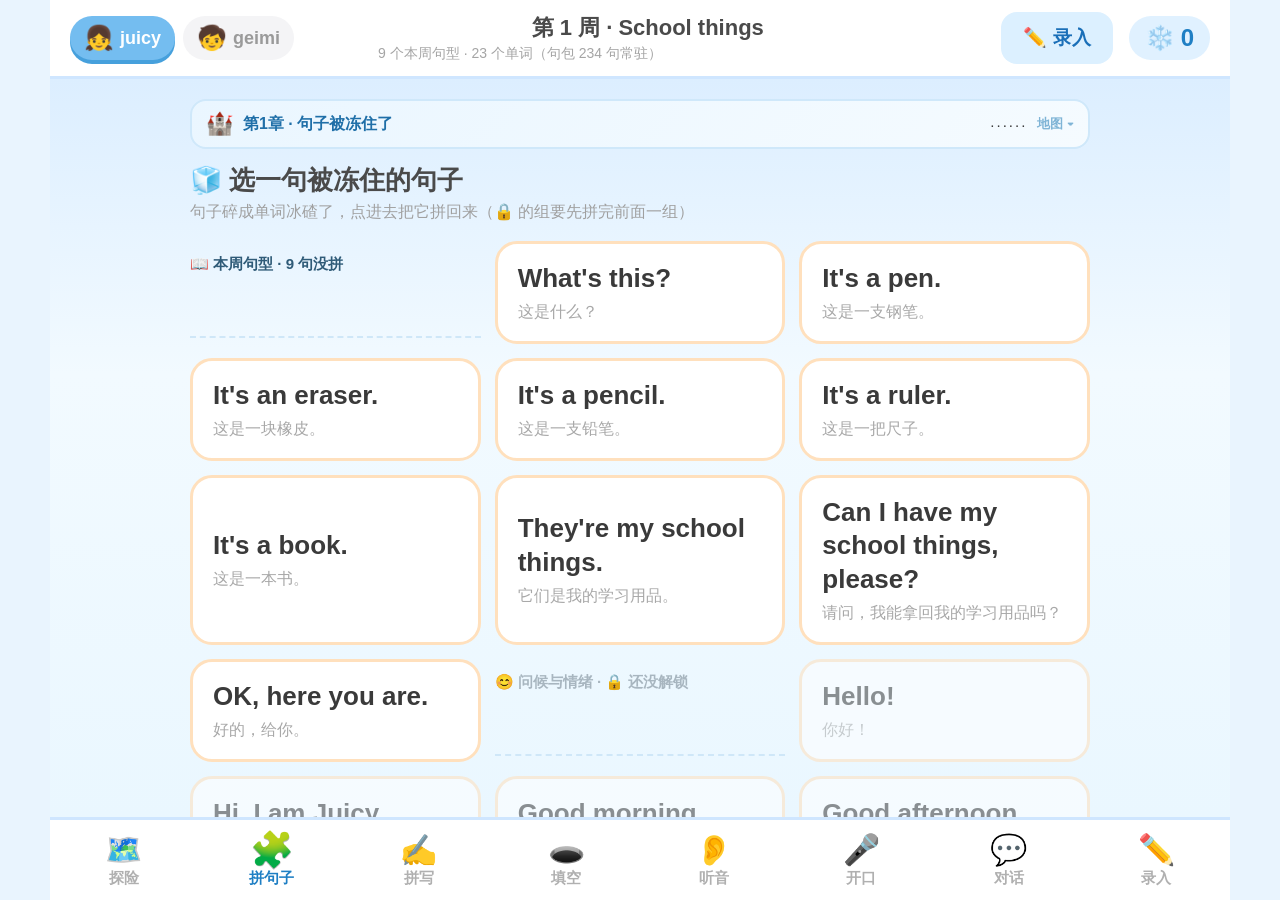
<file: index.html>
<!DOCTYPE html>
<html lang="zh-CN">
<head>
<meta charset="UTF-8">
<meta name="viewport" content="width=device-width, initial-scale=1.0, maximum-scale=1.0, user-scalable=no, viewport-fit=cover">
<meta name="apple-mobile-web-app-capable" content="yes">
<meta name="apple-mobile-web-app-status-bar-style" content="default">
<meta name="apple-mobile-web-app-title" content="英语游戏">
<meta name="theme-color" content="#3f9fd6">
<title>英语冰雪岛 · Elsa & Anna</title>
<link rel="manifest" href="manifest.webmanifest">
<link rel="apple-touch-icon" href="icon-180.png">
<link rel="icon" href="icon-192.png">
<link rel="stylesheet" href="styles.css">
</head>
<body>

<!-- 飘雪背景 -->
<div class="snow" id="snow"></div>

<div id="app">
  <!-- 顶部栏 -->
  <header class="topbar">
    <div class="kid-switch" id="kidSwitch">
      <button class="kid-btn" data-kid="juicy"><span class="kid-face">👧</span><span class="kid-name">juicy</span></button>
      <button class="kid-btn" data-kid="geimi"><span class="kid-face">🧒</span><span class="kid-name">geimi</span></button>
    </div>
    <div class="week-title">
      <div class="week-label" id="weekLabel">本周句型</div>
      <div class="week-sub" id="weekSub">点右边「录入」放句型和单词</div>
    </div>
    <button class="edit-btn" id="editBtn">✏️ 录入</button>
    <div class="star-box">
      <span class="star-icon">❄️</span>
      <span class="star-num" id="starNum">0</span>
    </div>
  </header>

  <!-- 主视图区 -->
  <main id="view" class="view"></main>

  <!-- 底部导航 -->
  <nav class="tabbar" id="tabbar">
    <button class="tab" data-view="quest"><span class="tab-ico">🗺️</span><span class="tab-txt">探险</span></button>
    <button class="tab" data-view="puzzle"><span class="tab-ico">🧩</span><span class="tab-txt">拼句子</span></button>
    <button class="tab" data-view="spell"><span class="tab-ico">✍️</span><span class="tab-txt">拼写</span></button>
    <button class="tab" data-view="fill"><span class="tab-ico">🕳️</span><span class="tab-txt">填空</span></button>
    <button class="tab" data-view="listen"><span class="tab-ico">👂</span><span class="tab-txt">听音</span></button>
    <button class="tab" data-view="say"><span class="tab-ico">🎤</span><span class="tab-txt">开口</span></button>
    <button class="tab" data-view="talk"><span class="tab-ico">💬</span><span class="tab-txt">对话</span></button>
    <button class="tab" data-view="setup"><span class="tab-ico">✏️</span><span class="tab-txt">录入</span></button>
  </nav>
</div>

<!-- 通用弹层 -->
<div class="overlay hidden" id="overlay">
  <div class="overlay-card" id="overlayCard"></div>
</div>

<!-- 彩纸层 -->
<div id="confetti" class="confetti-layer"></div>

<script src="words220.js"></script>
<script src="sentences220.js"></script>
<script src="app.js"></script>
<script>
/* PWA：注册离线缓存（https 下生效；本地 file 打开时静默跳过） */
if ('serviceWorker' in navigator && location.protocol === 'https:') {
  window.addEventListener('load', function () {
    navigator.serviceWorker.register('sw.js').catch(function () {});
  });
}
</script>
</body>
</html>
</file>
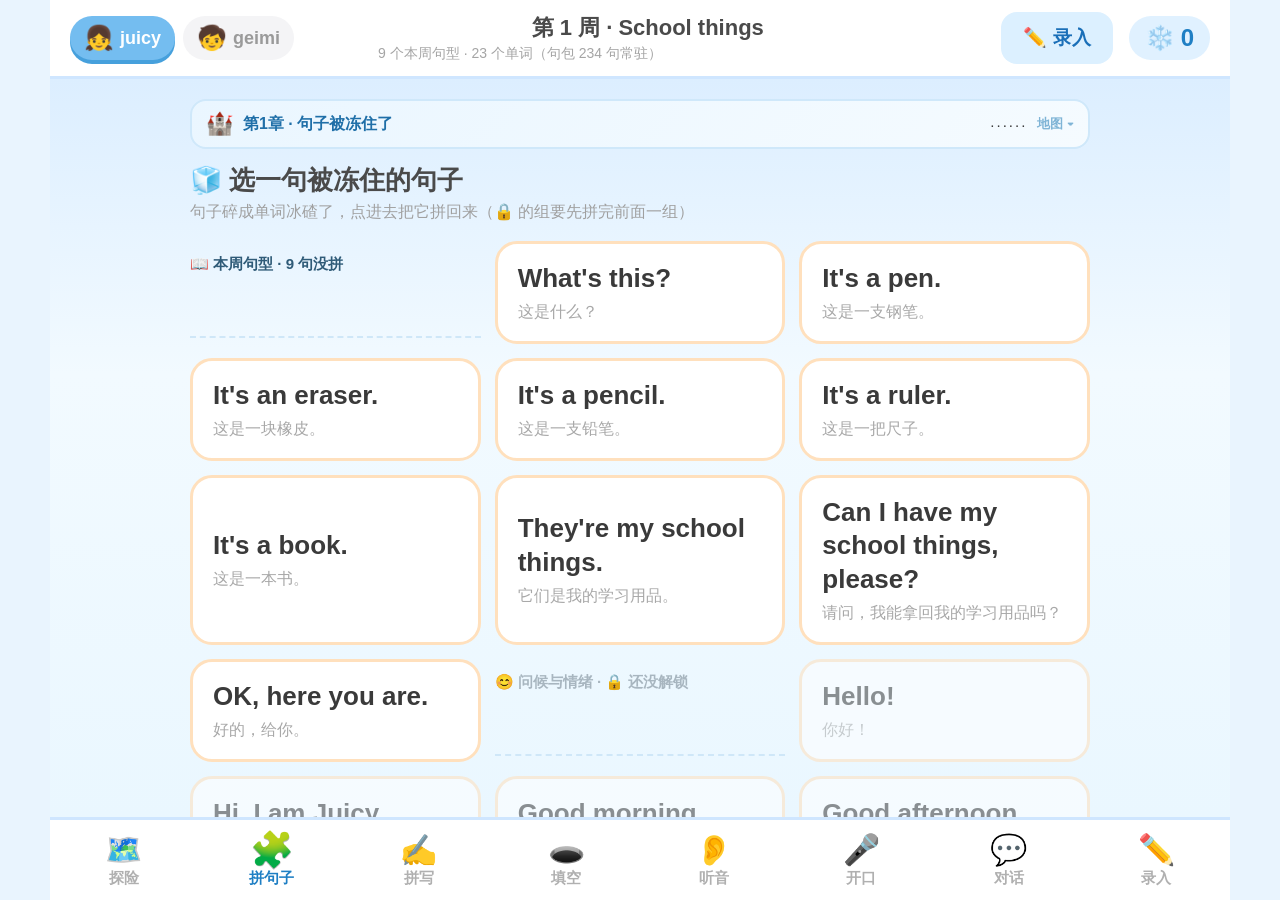
<file: english-game.html>
<!DOCTYPE html>
<html lang="zh-CN">
<head>
<meta charset="UTF-8">
<meta name="viewport" content="width=device-width, initial-scale=1.0, maximum-scale=1.0, user-scalable=no, viewport-fit=cover">
<meta name="apple-mobile-web-app-capable" content="yes">
<meta name="apple-mobile-web-app-status-bar-style" content="default">
<meta name="apple-mobile-web-app-title" content="英语游戏">
<meta name="theme-color" content="#3f9fd6">
<title>英语冰雪岛 · Elsa & Anna</title>
<link rel="manifest" href="manifest.webmanifest">
<link rel="apple-touch-icon" href="icon-180.png">
<link rel="icon" href="icon-192.png">
<style>
/* ===== 基础 ===== */
* {
  box-sizing: border-box;
  -webkit-tap-highlight-color: transparent;
  -webkit-touch-callout: none;
  user-select: none;
}

html, body {
  margin: 0;
  padding: 0;
  height: 100%;
  overflow: hidden;
  background: #e9f4fe;
  font-family: -apple-system, "PingFang SC", "Helvetica Neue", "Microsoft YaHei", sans-serif;
  color: #3a3a3a;
  touch-action: manipulation;
}

button {
  font-family: inherit;
  border: none;
  background: none;
  cursor: pointer;
  color: inherit;
}

#app {
  display: flex;
  flex-direction: column;
  height: 100vh;
  max-width: 1180px;
  margin: 0 auto;
  background: #f3faff;
}

/* ===== 顶部栏 ===== */
.topbar {
  flex: 0 0 auto;
  display: flex;
  align-items: center;
  justify-content: space-between;
  gap: 16px;
  padding: 12px 20px;
  padding-top: max(12px, env(safe-area-inset-top));
  background: #fff;
  border-bottom: 3px solid #cfe6ff;
}

.kid-switch {
  display: flex;
  gap: 8px;
}

.kid-btn {
  display: flex;
  align-items: center;
  gap: 6px;
  padding: 8px 14px;
  border-radius: 999px;
  background: #f4f4f6;
  font-size: 18px;
  font-weight: 700;
  color: #9a9a9a;
  transition: all .18s;
}

.kid-btn.active {
  background: #74bdf0;
  color: #fff;
  box-shadow: 0 4px 0 #46a0dc;
}

.kid-face { font-size: 24px; }

.week-title { flex: 1; text-align: center; }

.week-label {
  font-size: 22px;
  font-weight: 800;
  color: #4a4a4a;
}

.week-sub {
  font-size: 14px;
  color: #a5a5a5;
  margin-top: 2px;
  white-space: nowrap;
  overflow: hidden;
  text-overflow: ellipsis;
  max-width: 420px;
}

.edit-btn {
  display: flex;
  align-items: center;
  gap: 6px;
  min-height: 52px;
  padding: 0 22px;
  border-radius: 16px;
  background: #dcf0ff;
  color: #1a6fb8;
  font-size: 19px;
  font-weight: 900;
  transition: transform .12s;
}

.edit-btn:active { transform: scale(.95); }

.star-box {
  display: flex;
  align-items: center;
  gap: 6px;
  background: #e0f1ff;
  padding: 8px 16px;
  border-radius: 999px;
}

.star-icon { font-size: 24px; }

.star-num {
  font-size: 24px;
  font-weight: 900;
  color: #1f7fc4;
}

/* ===== 主视图 ===== */
.view {
  flex: 1;
  overflow-y: auto;
  -webkit-overflow-scrolling: touch;
  padding: 20px;
}

.view-inner {
  max-width: 900px;
  margin: 0 auto;
}

/* ===== 底部导航 ===== */
.tabbar {
  flex: 0 0 auto;
  display: flex;
  background: #fff;
  border-top: 3px solid #cfe6ff;
  padding-bottom: env(safe-area-inset-bottom);
}

.tab {
  flex: 1;
  display: flex;
  flex-direction: column;
  align-items: center;
  gap: 2px;
  padding: 12px 0;
  color: #b0b0b0;
  font-weight: 700;
  transition: all .15s;
}

.tab-ico { font-size: 30px; }

.tab-txt { font-size: 14px; }

.tab.active {
  color: #1f7fc4;
}

.tab.active .tab-ico {
  transform: scale(1.18);
}

.tab:active { transform: scale(.94); }

/* ===== 通用组件 ===== */
.page-title {
  font-size: 26px;
  font-weight: 900;
  color: #4a4a4a;
  margin: 0 0 4px;
}

.page-hint {
  font-size: 16px;
  color: #a0a0a0;
  margin: 0 0 18px;
}

.big-btn {
  display: inline-flex;
  align-items: center;
  justify-content: center;
  gap: 8px;
  min-height: 64px;
  padding: 0 30px;
  border-radius: 20px;
  background: #4fa8e8;
  color: #fff;
  font-size: 24px;
  font-weight: 800;
  box-shadow: 0 5px 0 #e8863a;
  transition: transform .1s;
}

.big-btn:active {
  transform: translateY(4px);
  box-shadow: 0 1px 0 #e8863a;
}

.big-btn.green { background: #4ecdc4; box-shadow: 0 5px 0 #35b3ab; }
.big-btn.blue  { background: #6aa9ff; box-shadow: 0 5px 0 #4d8ce6; }
.big-btn.ghost { background: #fff; color: #7a7a7a; box-shadow: 0 0 0 3px #eee inset; }

:disabled { opacity: .45; }

/* ===== 示例内容提示条 ===== */
.demo-banner {
  display: block;
  width: 100%;
  text-align: left;
  background: #eef7ff;
  border: 3px dashed #a9d3ff;
  border-radius: 20px;
  padding: 16px 22px;
  margin-bottom: 18px;
  font-size: 19px;
  font-weight: 700;
  color: #3d7dbf;
  line-height: 1.6;
}

.demo-banner:active { transform: scale(.985); }

.demo-banner .demo-cta {
  font-size: 20px;
  font-weight: 900;
  color: #1f66ad;
}

/* ===== 句子选择列表（拼句子 / 对话共用） ===== */
.sent-list {
  display: grid;
  grid-template-columns: repeat(auto-fill, minmax(260px, 1fr));
  gap: 14px;
}

.sent-card {
  position: relative;
  background: #fff;
  border: 3px solid #ffe0bd;
  border-radius: 22px;
  padding: 18px 20px;
  text-align: left;
  transition: all .15s;
}

.sent-card:active { transform: scale(.97); }

.sent-card .en {
  font-size: 26px;
  font-weight: 800;
  color: #3a3a3a;
  line-height: 1.3;
}

.sent-card .zh {
  font-size: 16px;
  color: #a8a8a8;
  margin-top: 6px;
}

.sent-card .done-flag {
  position: absolute;
  top: -10px;
  right: -8px;
  font-size: 30px;
}

.sent-card.done {
  border-color: #b7e6c4;
  background: #f4fdf6;
}

/* ===== 拼句子游戏 ===== */
.slots-row {
  display: flex;
  flex-wrap: wrap;
  gap: 10px;
  justify-content: center;
  min-height: 84px;
  padding: 14px;
  background: #fff;
  border: 3px dashed #ffd1a3;
  border-radius: 22px;
  margin-bottom: 18px;
}

.slot {
  min-width: 92px;
  height: 66px;
  padding: 0 14px;
  border-radius: 16px;
  border: 3px solid #ffd1a3;
  background: #f2fbff;
  display: flex;
  align-items: center;
  justify-content: center;
  font-size: 28px;
  font-weight: 800;
  color: #1f7fc4;
  transition: all .15s;
}

.slot.filled {
  background: #fff;
  border-style: solid;
  border-color: #74bdf0;
  color: #3a3a3a;
  box-shadow: 0 3px 0 #ffd9b8;
}

.slot.wrong {
  border-color: #ff7a7a;
  background: #fff2f2;
  color: #e05c5c;
  animation: shake .4s;
}

.slot.right {
  border-color: #7bd389;
  background: #f1fdf3;
  color: #3f9e52;
}

.cards-row {
  display: flex;
  flex-wrap: wrap;
  gap: 12px;
  justify-content: center;
  margin-bottom: 20px;
}

.word-card {
  min-width: 92px;
  height: 66px;
  padding: 0 16px;
  border-radius: 16px;
  background: #fff;
  border: 3px solid #e6e6ee;
  box-shadow: 0 4px 0 #e6e6ee;
  font-size: 28px;
  font-weight: 800;
  color: #3a3a3a;
  display: flex;
  align-items: center;
  justify-content: center;
  transition: transform .12s;
}

.word-card:active { transform: translateY(3px); box-shadow: 0 1px 0 #e6e6ee; }

.word-card.used {
  opacity: .25;
  pointer-events: none;
}

.word-card.hinted {
  border-color: #74bdf0;
  background: #eaf6ff;
  animation: pop .3s;
}

.puzzle-bar {
  display: flex;
  gap: 12px;
  justify-content: center;
  flex-wrap: wrap;
}

/* ===== 填空游戏 ===== */
.fill-sentence {
  text-align: center;
  font-size: 40px;
  font-weight: 900;
  color: #3a3a3a;
  line-height: 1.5;
  margin: 10px 0 6px;
  word-break: break-word;
}

.fill-sentence .blank {
  display: inline-block;
  min-width: 110px;
  padding: 0 6px;
  border-bottom: 6px solid #4fa8e8;
  color: #4fa8e8;
}

/* 正在填的那个空：底色highlight，孩子一眼知道该填哪 */
.fill-sentence .blank.cur {
  background: #e0f1ff;
  border-bottom-color: #2f8fd8;
  animation: blink 1.4s ease-in-out infinite;
}

.fill-sentence .blank.filled {
  color: #2e9e46;
  border-bottom-color: #7bd389;
  background: transparent;
  animation: none;
}

@keyframes blink {
  0%, 100% { background: #e0f1ff; }
  50%      { background: #cfe9ff; }
}

/* 中文题面（中译英） */
.fill-sentence.zh-big {
  font-size: 46px;
  color: #2b2b2b;
  margin: 26px 0 34px;
}

/* 进阶模式提示条 */
.page-hint.hard-tip {
  display: inline-block;
  background: #e0f1ff;
  color: #16639e;
  font-weight: 800;
  font-size: 17px;
  padding: 6px 16px;
  border-radius: 999px;
  margin: 0 auto 6px;
}

/* 选项是整句时，字号降下来，避免溢出 */
.opt-card.sent .en {
  font-size: 21px;
  font-weight: 800;
  line-height: 1.35;
  text-align: left;
}

.fill-zh {
  text-align: center;
  font-size: 20px;
  color: #a8a8a8;
  margin-bottom: 26px;
}

.opt-grid {
  display: grid;
  grid-template-columns: repeat(auto-fit, minmax(180px, 1fr));
  gap: 14px;
  max-width: 760px;
  margin: 0 auto;
}

.opt-card {
  display: flex;
  flex-direction: column;
  align-items: center;
  justify-content: center;
  gap: 4px;
  min-height: 100px;
  padding: 14px;
  border-radius: 22px;
  background: #fff;
  border: 3px solid #e6e6ee;
  box-shadow: 0 5px 0 #e6e6ee;
  transition: all .12s;
}

.opt-card:active { transform: translateY(4px); box-shadow: 0 1px 0 #e6e6ee; }

.opt-card .ico { font-size: 40px; line-height: 1; }
.opt-card .en { font-size: 30px; font-weight: 900; }
.opt-card .zh { font-size: 15px; color: #a8a8a8; }

.opt-card.ok  { border-color: #7bd389; background: #f1fdf3; box-shadow: 0 5px 0 #b7e6c4; }
.opt-card.no  { border-color: #ff9d9d; background: #fff2f2; animation: shake .4s; }

/* ===== 听音游戏 ===== */
.listen-hero {
  display: flex;
  flex-direction: column;
  align-items: center;
  gap: 14px;
  margin: 8px 0 24px;
}

.play-btn {
  width: 150px;
  height: 150px;
  border-radius: 50%;
  background: #6aa9ff;
  color: #fff;
  font-size: 66px;
  box-shadow: 0 8px 0 #4d8ce6;
  display: flex;
  align-items: center;
  justify-content: center;
  transition: transform .12s;
}

.play-btn:active { transform: translateY(6px); box-shadow: 0 2px 0 #4d8ce6; }
.play-btn.playing { animation: pulse 1s infinite; }

.listen-hint {
  font-size: 18px;
  color: #a0a0a0;
}

.listen-zh-hint {
  font-size: 20px;
  color: #7a7a7a;
  min-height: 28px;
  font-weight: 700;
}

/* ===== 对话 / 跟读 ===== */
.talk-stage {
  display: flex;
  flex-direction: column;
  align-items: center;
  gap: 16px;
  padding: 24px 20px;
  background: #fff;
  border-radius: 26px;
  border: 3px solid #d8ecff;
  text-align: center;
}

.talk-role {
  font-size: 16px;
  color: #a0a0a0;
  font-weight: 700;
}

.talk-en {
  font-size: 38px;
  font-weight: 900;
  color: #3a3a3a;
  line-height: 1.35;
}

.talk-zh {
  font-size: 20px;
  color: #8a8a8a;
}

.talk-emoji { font-size: 64px; line-height: 1; }

.mic-btn {
  width: 130px;
  height: 130px;
  border-radius: 50%;
  background: #ff6b9d;
  color: #fff;
  font-size: 56px;
  box-shadow: 0 7px 0 #e2548a;
  display: flex;
  align-items: center;
  justify-content: center;
  transition: all .12s;
}

.mic-btn:active { transform: translateY(5px); box-shadow: 0 2px 0 #e2548a; }
.mic-btn.recording { background: #e05c5c; box-shadow: 0 7px 0 #c94b4b; animation: pulse 1.2s infinite; }

.heard-text {
  font-size: 22px;
  font-weight: 800;
  color: #3f9e52;
  min-height: 34px;
  background: #f1fdf3;
  border-radius: 14px;
  padding: 6px 18px;
}

.heard-text.bad { color: #c96a6a; background: #fff2f2; }

.talk-nav {
  display: flex;
  justify-content: center;
  gap: 14px;
  margin-top: 18px;
}

.progress-dots {
  display: flex;
  gap: 8px;
  justify-content: center;
  margin-top: 14px;
}

.dot {
  width: 14px;
  height: 14px;
  border-radius: 50%;
  background: #e6e6ee;
}

.dot.on { background: #4fa8e8; }
.dot.done { background: #7bd389; }

/* ===== 设置页 ===== */
.setup-block {
  background: #fff;
  border-radius: 24px;
  padding: 20px;
  margin-bottom: 18px;
  border: 3px solid #cfe6ff;
}

.setup-block h3 {
  margin: 0 0 6px;
  font-size: 22px;
  font-weight: 900;
  color: #4a4a4a;
}

.setup-block .desc {
  margin: 0 0 14px;
  font-size: 15px;
  color: #a0a0a0;
  line-height: 1.6;
}

textarea.input {
  width: 100%;
  min-height: 150px;
  border: 3px solid #e6e6ee;
  border-radius: 16px;
  padding: 14px;
  font-size: 18px;
  font-family: inherit;
  line-height: 1.6;
  resize: vertical;
  user-select: text;
  -webkit-user-select: text;
  color: #3a3a3a;
  background: #fdfdfd;
}

textarea.input:focus {
  outline: none;
  border-color: #74bdf0;
}

input.input {
  width: 100%;
  border: 3px solid #e6e6ee;
  border-radius: 16px;
  padding: 12px 14px;
  font-size: 20px;
  font-family: inherit;
  font-weight: 800;
  user-select: text;
  -webkit-user-select: text;
  color: #3a3a3a;
  background: #fdfdfd;
}

input.input:focus { outline: none; border-color: #74bdf0; }

.row-btns {
  display: flex;
  gap: 12px;
  flex-wrap: wrap;
  margin-top: 14px;
}

.small-btn {
  padding: 12px 22px;
  border-radius: 16px;
  background: #f4f4f6;
  font-size: 18px;
  font-weight: 800;
  color: #6a6a6a;
  transition: all .12s;
}

.small-btn:active { transform: scale(.96); }
.small-btn.primary { background: #4fa8e8; color: #fff; }
.small-btn.danger { background: #fff0f0; color: #d96969; }

.word-chips {
  display: flex;
  flex-wrap: wrap;
  gap: 10px;
  margin-top: 14px;
}

.chip {
  display: flex;
  align-items: center;
  gap: 6px;
  padding: 10px 16px;
  border-radius: 999px;
  background: #eaf6ff;
  font-size: 18px;
  font-weight: 700;
}

.chip .chip-ico { font-size: 22px; }
.chip .chip-zh { color: #a0a0a0; font-size: 15px; }
.chip .chip-x { color: #d09090; font-weight: 900; margin-left: 4px; }

.switch-row {
  display: flex;
  align-items: center;
  justify-content: space-between;
  gap: 16px;
  padding: 12px 0;
}

.switch-row + .switch-row { border-top: 2px solid #f2f2f5; }

.switch-label { font-size: 18px; font-weight: 800; color: #4a4a4a; }
.switch-desc { font-size: 14px; color: #a5a5a5; margin-top: 2px; }

.toggle {
  flex: 0 0 auto;
  width: 74px;
  height: 42px;
  border-radius: 999px;
  background: #e6e6ee;
  position: relative;
  transition: background .2s;
}

.toggle.on { background: #7bd389; }

.toggle .knob {
  position: absolute;
  top: 4px;
  left: 4px;
  width: 34px;
  height: 34px;
  border-radius: 50%;
  background: #fff;
  box-shadow: 0 2px 4px rgba(0,0,0,.18);
  transition: left .2s;
}

.toggle.on .knob { left: 36px; }

/* ===== 弹层 ===== */
.overlay {
  position: fixed;
  inset: 0;
  background: rgba(50, 40, 30, .45);
  display: flex;
  align-items: center;
  justify-content: center;
  z-index: 50;
  padding: 24px;
}

.overlay.hidden { display: none; }

.overlay-card {
  background: #fff;
  border-radius: 28px;
  padding: 30px 34px;
  text-align: center;
  max-width: 560px;
  width: 100%;
  box-shadow: 0 20px 50px rgba(0,0,0,.2);
  animation: pop .3s;
}

.overlay-title {
  font-size: 34px;
  font-weight: 900;
  margin: 0 0 8px;
  color: #4a4a4a;
}

.overlay-text {
  font-size: 19px;
  color: #8a8a8a;
  line-height: 1.6;
  margin: 0 0 20px;
}

.overlay-emoji { font-size: 82px; line-height: 1; margin-bottom: 10px; }

/* ===== 空状态 ===== */
.empty {
  text-align: center;
  padding: 50px 20px;
}

.empty .ico { font-size: 90px; line-height: 1; }
.empty .txt { font-size: 22px; color: #a0a0a0; margin: 14px 0 22px; }

/* ===== 彩纸 ===== */
.confetti-layer {
  position: fixed;
  inset: 0;
  pointer-events: none;
  overflow: hidden;
  z-index: 60;
}

.confetti-piece {
  position: absolute;
  font-size: 30px;
  will-change: transform;
}

/* ===== 动画 ===== */
@keyframes shake {
  0%, 100% { transform: translateX(0); }
  20% { transform: translateX(-9px); }
  40% { transform: translateX(9px); }
  60% { transform: translateX(-6px); }
  80% { transform: translateX(6px); }
}

@keyframes pop {
  0% { transform: scale(.82); opacity: 0; }
  70% { transform: scale(1.06); }
  100% { transform: scale(1); opacity: 1; }
}

@keyframes pulse {
  0%, 100% { transform: scale(1); }
  50% { transform: scale(1.07); }
}

.hidden { display: none !important; }

/* =========================================================
   冰雪世界：雪花、角色、剧本对话
   ========================================================= */

/* 飘雪背景（不挡点击） */
.snow {
  position: fixed;
  inset: 0;
  z-index: 0;
  pointer-events: none;
  overflow: hidden;
}

.snow .flake {
  position: absolute;
  top: -40px;
  color: #9fd3f5;
  animation: fall linear infinite;
}

@keyframes fall {
  to { transform: translateY(112vh) rotate(320deg); }
}

#app { position: relative; z-index: 1; }

/* ------ 角色头像 ------ */
.role-pick {
  display: flex;
  justify-content: center;
  gap: 18px;
  margin-bottom: 14px;
}

.role-card {
  display: flex;
  flex-direction: column;
  align-items: center;
  gap: 4px;
  padding: 10px 18px 12px;
  border-radius: 22px;
  background: #fff;
  border: 4px solid #d8e9fb;
  transition: transform .15s, border-color .15s;
}

.role-card .av { width: 74px; height: 74px; }

.role-card .nm {
  font-size: 17px;
  font-weight: 900;
  color: #4a7fa8;
}

.role-card.on {
  border-color: #4fa8e8;
  background: #eaf6ff;
  transform: translateY(-3px);
  box-shadow: 0 6px 0 #b9dcf7;
}

.role-card.on.anna { border-color: #f0873f; background: #fff2e8; box-shadow: 0 6px 0 #f9c8a2; }
.role-card.on.anna .nm { color: #c95f18; }

/* ------ 剧情台词卡 ------ */
.scene {
  background: linear-gradient(180deg, #fff 0%, #f2faff 100%);
  border: 4px solid #cfe6ff;
  border-radius: 26px;
  padding: 18px 20px;
  margin-bottom: 16px;
}

.scene-line {
  display: flex;
  align-items: center;
  gap: 14px;
}

.scene-line.me { flex-direction: row-reverse; }

.scene-line .av {
  width: 84px;
  height: 84px;
  flex: 0 0 auto;
}

.scene-line .who {
  font-size: 15px;
  font-weight: 800;
  color: #8aa8c4;
  margin-bottom: 4px;
}

.scene-line.me .who { text-align: right; }

.bubble {
  flex: 1;
  background: #fff;
  border: 4px solid #d8e9fb;
  border-radius: 20px;
  padding: 14px 18px;
}

.scene-line.me .bubble {
  background: #eaf6ff;
  border-color: #a8d4f5;
}

.bubble .en {
  font-size: 27px;
  font-weight: 900;
  color: #2b5f8c;
  line-height: 1.35;
}

.bubble .zh {
  font-size: 16px;
  color: #8aa8c4;
  margin-top: 4px;
}

/* 正在轮到她说的那一句 */
.scene-line.active .bubble {
  border-color: #4fa8e8;
  box-shadow: 0 0 0 4px #cfe9ff;
}

.scene-role-tip {
  text-align: center;
  font-size: 17px;
  font-weight: 800;
  color: #1f7fc4;
  margin: 10px 0 0;
}

/* ------ 两人对话：爱莎 ⇄ 女儿 ------ */
.duo {
  display: flex;
  align-items: center;
  justify-content: center;
  gap: 12px;
  margin-bottom: 14px;
  flex-wrap: wrap;
}

.duo-who {
  display: flex;
  flex-direction: column;
  align-items: center;
  gap: 4px;
  min-width: 148px;
  padding: 10px 16px 12px;
  border-radius: 24px;
  background: #fff;
  border: 4px solid #d8e9fb;
}

.duo-who .av { width: 84px; height: 84px; }
.duo-who.elsa { border-color: #a8d4f5; background: #f0f9ff; }
.duo-who.kid { border-color: #f7b8d0; background: #fff5f9; }

.duo-nm {
  font-size: 18px;
  font-weight: 900;
  color: #2b5f8c;
  line-height: 1.25;
  text-align: center;
}

.duo-nm span {
  display: block;
  font-size: 13px;
  font-weight: 700;
  color: #9ab4c9;
}

.duo-vs { font-size: 26px; }

/* 自己上传的照片头像 */
.av.pic { border-radius: 50%; object-fit: cover; background: #fff; }

.mini-btn {
  margin-top: 2px;
  padding: 6px 10px;
  font-size: 14px;
  font-weight: 800;
  color: #c95f8a;
  background: #fff;
  border: 2px solid #f7c9dc;
  border-radius: 14px;
}

.chat {
  background: linear-gradient(180deg, #fff 0%, #f2faff 100%);
  border: 4px solid #cfe6ff;
  border-radius: 26px;
  padding: 16px 14px 6px;
  margin-bottom: 14px;
}

.msg {
  display: flex;
  align-items: flex-start;
  gap: 10px;
  margin-bottom: 12px;
  opacity: .6;
}

.msg.kid { flex-direction: row-reverse; }
.msg .av { width: 52px; height: 52px; flex: 0 0 auto; }

.msg .bubble {
  max-width: calc(100% - 72px);
  background: #fff;
  border: 3px solid #e3eefb;
  border-radius: 18px;
  padding: 8px 14px;
}

.msg .bubble .en { font-size: 19px; font-weight: 800; color: #4a7fa8; line-height: 1.35; }
.msg .bubble .zh { font-size: 14px; color: #9ab4c9; margin-top: 2px; }
.msg .tip { font-size: 13px; font-weight: 800; color: #b7c8d8; margin-top: 3px; }
.msg.kid .bubble { background: #fff2f7; border-color: #f8cfdf; }
.msg.kid .bubble .en { color: #c25b86; }
.msg.past { cursor: pointer; }

.msg.future { opacity: .38; }
.msg.future .bubble {
  background: #f6f9fc;
  border-style: dashed;
  border-color: #dbe7f3;
  color: #bccfe0;
  font-size: 20px;
  font-weight: 900;
  letter-spacing: 2px;
}

.msg.now { opacity: 1; }
.msg.now .av { width: 88px; height: 88px; }

.msg.now .bubble {
  max-width: calc(100% - 108px);
  padding: 14px 18px;
  border-width: 4px;
  border-color: #4fa8e8;
  box-shadow: 0 0 0 4px #dcefff;
}

.msg.now .bubble .en { font-size: 30px; color: #1f5d8c; }
.msg.now .bubble .zh { font-size: 17px; }
.msg.now .tip { font-size: 16px; color: #1f7fc4; }
.msg.now.kid .bubble { border-color: #ef87ae; box-shadow: 0 0 0 4px #ffe0ec; }
.msg.now.kid .bubble .en { color: #b93d6d; }
.msg.now.kid .tip { color: #c95f8a; }

.big-btn.pink { background: #f2789f; box-shadow: 0 5px 0 #d95c86; }
.big-btn.pink:active { box-shadow: 0 1px 0 #d95c86; }

/* ------ 城堡进度（四个区域） ------ */
.castle-bar {
  display: flex;
  justify-content: center;
  gap: 10px;
  margin: 0 0 16px;
  flex-wrap: wrap;
}

.castle-node {
  display: flex;
  align-items: center;
  gap: 5px;
  padding: 6px 14px;
  border-radius: 999px;
  background: #eef6fd;
  border: 3px solid #dbe9f8;
  font-size: 15px;
  font-weight: 800;
  color: #a9bfd4;
}

.castle-node.done {
  background: #dff0ff;
  border-color: #8cc6ee;
  color: #1f7fc4;
}

/* =========================================================
   剧情章节：故事地图 + 章节横幅
   ========================================================= */
.story-map {
  background: linear-gradient(180deg, #ffffff 0%, #f0f9ff 100%);
  border: 4px solid #cfe6ff;
  border-radius: 26px;
  padding: 16px 18px 10px;
  margin-bottom: 20px;
}

.story-head {
  text-align: center;
  font-size: 21px;
  font-weight: 900;
  color: #1f7fc4;
  margin-bottom: 12px;
}

.chapter {
  display: flex;
  align-items: flex-start;
  gap: 14px;
  padding: 10px 12px;
  border-radius: 18px;
  opacity: 0.92;
}

.chapter.done { background: #e7f6ff; }
.chapter.open { background: #fff; border: 3px solid #a8d4f5; }
.chapter.lock { background: #f0f4f9; opacity: 0.55; }

.chapter.lock .ch-title,
.chapter.lock .ch-text { color: #9ab0c4; }

.ch-ico {
  width: 58px;
  height: 58px;
  flex: 0 0 auto;
  display: flex;
  align-items: center;
  justify-content: center;
  font-size: 32px;
  background: #fff;
  border-radius: 50%;
  border: 3px solid #dbe9f8;
}

.chapter.open .ch-ico { border-color: #4fa8e8; box-shadow: 0 0 0 5px #e3f2ff; }

.ch-title {
  font-size: 19px;
  font-weight: 900;
  color: #2b5f8c;
}

.ch-text {
  font-size: 15px;
  color: #6f93b1;
  margin-top: 3px;
  line-height: 1.45;
}

.ch-path {
  width: 5px;
  height: 20px;
  margin-left: 38px;
  border-radius: 3px;
  background: repeating-linear-gradient(#bcdcf5 0 6px, transparent 6px 12px);
}

/* 游戏页顶部章节横幅 */
.chapter-banner {
  display: flex;
  align-items: center;
  gap: 8px;
  flex-wrap: wrap;
  justify-content: center;
  background: #e7f3fd;
  border: 3px solid #c6e2f8;
  border-radius: 999px;
  padding: 7px 18px;
  margin: 0 auto 14px;
  font-size: 16px;
  font-weight: 800;
  color: #2b5f8c;
  width: fit-content;
}

.chapter-banner .cb-n {
  background: #4fa8e8;
  color: #fff;
  border-radius: 999px;
  padding: 2px 12px;
  font-size: 15px;
}

.chapter-banner .cb-tip {
  color: #7fa3c0;
  font-weight: 700;
}

/* =========================================================
   拼写：字母格 / 字母卡 / 屏幕键盘
   ========================================================= */
.sp-prompt {
  display: flex;
  align-items: center;
  justify-content: center;
  gap: 12px;
  margin-bottom: 14px;
}

.sp-ico { font-size: 44px; }

.sp-zh {
  font-size: 26px;
  font-weight: 900;
  color: #2b5f8c;
}

.sp-speak {
  font-size: 21px;
  font-weight: 800;
  padding: 12px 24px;
  min-height: 56px;
  border-radius: 999px;
  background: #eaf6ff;
  border: 3px solid #bcdcf5;
  color: #2b7fc4;
  cursor: pointer;
  touch-action: manipulation;
}

.sp-stage {
  display: flex;
  justify-content: center;
  padding: 6px 0;
  border-radius: 20px;
  transition: background .2s;
}

.sp-stage.bad { animation: shake .4s; }

@keyframes shake {
  0%, 100% { transform: translateX(0); }
  25% { transform: translateX(-9px); }
  75% { transform: translateX(9px); }
}

.sp-slots {
  display: flex;
  justify-content: center;
  gap: 8px;
  flex-wrap: wrap;
}

.sp-slot {
  min-width: 54px;
  height: 70px;
  padding: 0 6px;
  display: flex;
  align-items: center;
  justify-content: center;
  font-size: 38px;
  font-weight: 900;
  color: #2b5f8c;
  background: #fff;
  border: 4px solid #cfe6ff;
  border-radius: 14px;
  text-transform: lowercase;
}

.sp-slot.fixed {
  background: #eef6fd;
  border-color: #dbe9f8;
  color: #7fa3c0;
}

.sp-slot.ok {
  background: #e4f7e8;
  border-color: #86d99b;
  color: #2f8f4e;
}

.sp-slot.cur {
  border-color: #4fa8e8;
  box-shadow: 0 0 0 5px #dbeefc;
  animation: blink 1.2s infinite;
}

@keyframes blink {
  0%, 100% { box-shadow: 0 0 0 5px #dbeefc; }
  50% { box-shadow: 0 0 0 5px #a8d4f5; }
}

.sp-msg {
  text-align: center;
  min-height: 26px;
  font-size: 17px;
  font-weight: 800;
  color: #2f8f4e;
  margin: 10px 0 4px;
}

.sp-msg.bad { color: #d9534f; }

.sp-cards {
  display: flex;
  justify-content: center;
  flex-wrap: wrap;
  gap: 10px;
  margin: 14px 0 6px;
}

.sp-card {
  min-width: 58px;
  height: 66px;
  font-size: 32px;
  font-weight: 900;
  text-transform: lowercase;
  color: #2b5f8c;
  background: linear-gradient(180deg, #fff 0%, #eaf6ff 100%);
  border: 4px solid #bcdcf5;
  border-radius: 16px;
  box-shadow: 0 4px 0 #cfe6ff;
}

.sp-card:active { transform: translateY(3px); box-shadow: 0 1px 0 #cfe6ff; }

.sp-card.used {
  opacity: .32;
  background: #f1f5f9;
  border-color: #dbe4ee;
  box-shadow: none;
  pointer-events: none;
}

.sp-kb { margin: 14px 0 6px; }

.sp-kb-row {
  display: flex;
  justify-content: center;
  gap: 8px;
  margin-bottom: 8px;
}

.sp-key {
  min-width: 52px;
  height: 58px;
  font-size: 25px;
  font-weight: 900;
  color: #2b5f8c;
  background: #fff;
  border: 3px solid #cfe6ff;
  border-radius: 12px;
  box-shadow: 0 3px 0 #cfe6ff;
}

.sp-key:active { transform: translateY(3px); box-shadow: none; }

.sp-key.wide {
  min-width: 150px;
  font-size: 20px;
  background: #fff2e8;
  border-color: #f9c8a2;
  box-shadow: 0 3px 0 #f9c8a2;
  color: #c95f18;
}

.sp-bar {
  display: flex;
  justify-content: center;
  gap: 12px;
  flex-wrap: wrap;
  margin-top: 18px;
}

/* 六个 tab 时略微收紧，避免 iPad 竖屏挤 */
.tabbar .tab { flex: 1; min-width: 0; }
.tabbar .tab-txt { font-size: 15px; }

/* 弹层里并排的按钮 */
.ov-btns {
  display: flex;
  gap: 10px;
  justify-content: center;
  flex-wrap: wrap;
  margin-top: 8px;
}

/* 拼对后自动跳下一句的小提示 */
.auto-tip {
  text-align: center;
  font-size: 13px;
  font-weight: 700;
  color: #b7c8d8;
  margin: 8px 0 0;
}

/* 故事地图收起态：一条细横条 */
.story-mini {
  display: flex;
  align-items: center;
  gap: 10px;
  width: 100%;
  text-align: left;
  font: inherit;
  background: linear-gradient(135deg, #eaf6ff, #f5fbff);
  border: 2px solid #cfe8fa;
  border-radius: 16px;
  padding: 10px 14px;
  margin: 0 0 14px;
  cursor: pointer;
}
.story-mini:active { transform: scale(0.98); }
.story-mini .sm-ico { font-size: 22px; }
.story-mini .sm-title {
  flex: 1;
  font-size: 16px;
  font-weight: 800;
  color: #1f6fa8;
}
.story-mini .sm-shards { font-size: 15px; letter-spacing: 2px; }
.story-mini .sm-arrow {
  font-size: 13px;
  font-weight: 800;
  color: #7fb4d6;
}
.story-map { position: relative; }
.story-map.open { margin-top: 6px; }
.story-close {
  position: absolute;
  top: 10px;
  right: 12px;
  font: inherit;
  font-size: 13px;
  font-weight: 800;
  color: #7fb4d6;
  background: #f2f9ff;
  border: 1.5px solid #d8ecfb;
  border-radius: 999px;
  padding: 5px 12px;
  cursor: pointer;
}
button.chapter {
  width: 100%;
  text-align: left;
  font: inherit;
  border: none;
  background: none;
  cursor: pointer;
}
button.chapter.open:active { transform: scale(0.98); }

/* 添加到主屏幕提示条 */
.pwa-hint {
  position: fixed;
  left: 12px;
  right: 12px;
  bottom: calc(76px + env(safe-area-inset-bottom));
  z-index: 60;
  background: #22405c;
  color: #fff;
  font-size: 15px;
  font-weight: 700;
  line-height: 1.5;
  padding: 12px 42px 12px 16px;
  border-radius: 14px;
  box-shadow: 0 6px 24px rgba(20, 60, 90, 0.35);
}
.pwa-hint b { color: #9fdcff; }
.pwa-x {
  position: absolute;
  top: 50%;
  right: 10px;
  transform: translateY(-50%);
  background: none;
  border: none;
  color: #9db8cc;
  font-size: 16px;
  padding: 8px;
  cursor: pointer;
}

/* ============ 每章不同场景配色（body[data-view] 由 JS 设置） ============ */
body[data-view="puzzle"] #view { background: linear-gradient(180deg, #dceeff 0%, #f2faff 40%, #eaf7ff 100%); }
body[data-view="spell"]  #view { background: linear-gradient(180deg, #e9e2ff 0%, #f6f2ff 40%, #f0eaff 100%); }
body[data-view="fill"]   #view { background: linear-gradient(180deg, #dcf6ea 0%, #f0fdf8 40%, #e6fbf2 100%); }
body[data-view="listen"] #view { background: linear-gradient(180deg, #ffefce 0%, #fff9ec 40%, #fff3d9 100%); }
body[data-view="talk"]   #view { background: linear-gradient(180deg, #ffe4ef 0%, #fff2f7 40%, #ffeaf2 100%); }
body[data-view="setup"]  #view { background: linear-gradient(180deg, #eef1f5 0%, #f8fafc 60%, #f2f5f8 100%); }

/* 章节横幅跟随场景色 */
body[data-view="puzzle"] .chapter-banner { background: linear-gradient(90deg, #bfe3ff, #e3f3ff); }
body[data-view="spell"]  .chapter-banner { background: linear-gradient(90deg, #d9ccff, #efe8ff); }
body[data-view="fill"]   .chapter-banner { background: linear-gradient(90deg, #b6ecd6, #e2fbf0); }
body[data-view="listen"] .chapter-banner { background: linear-gradient(90deg, #ffe1a6, #fff3d6); }
body[data-view="talk"]   .chapter-banner { background: linear-gradient(90deg, #ffc9dd, #ffe6f0); }

/* 单词卡：冰晶立体感 + 按下回弹 */
.word-card {
  background: linear-gradient(180deg, #ffffff 0%, #eaf6ff 100%);
  border-color: #b9dcf3;
  box-shadow: 0 4px 0 #b9dcf3, 0 6px 14px rgba(80, 140, 190, 0.18);
  text-shadow: 0 1px 0 #fff;
}
.word-card:active { transform: translateY(3px) scale(.96); }
.word-card.used {
  opacity: .32;
  transform: scale(.92);
  box-shadow: none;
}

/* 拼句子进度点 */
.pz-progress {
  display: flex;
  align-items: center;
  gap: 10px;
  margin: -4px 0 12px;
  flex-wrap: wrap;
}
.pz-count {
  font-size: 13px;
  font-weight: 800;
  color: #5f8db0;
  background: #ffffffcc;
  border: 1.5px solid #cfe7f8;
  border-radius: 999px;
  padding: 3px 10px;
}
.pz-dots { display: flex; gap: 6px; flex-wrap: wrap; }
.pz-dot {
  width: 13px;
  height: 13px;
  border-radius: 50%;
  border: 2px solid #9cc8e6;
  background: #fff;
  padding: 0;
  cursor: pointer;
  transition: transform .12s;
}
.pz-dot.done { background: #57c793; border-color: #57c793; }
.pz-dot.cur { background: #3f9fd6; border-color: #3f9fd6; transform: scale(1.35); }
.pz-dot:active { transform: scale(1.5); }

/* 拼对迸出的星星 */
.pop-star {
  position: fixed;
  z-index: 70;
  font-size: 26px;
  pointer-events: none;
  transform: translate(-50%, -50%);
}

/* 选中的空格亮起来 */
.slot.filled {
  background: linear-gradient(180deg, #ffffff, #e8f6ff);
  border-color: #7fc3ea;
  animation: slotPop .18s ease-out;
}
@keyframes slotPop {
  0% { transform: scale(.85); }
  60% { transform: scale(1.06); }
  100% { transform: scale(1); }
}

/* ============ 220 词探险 ============ */
.q-banner { background: linear-gradient(90deg, #cfe6ff, #eaf6ff); }
.q-region {
  background: #fff;
  border: 2px solid #e3eef8;
  border-radius: 16px;
  padding: 12px 14px;
  margin: 10px 0 6px;
  box-shadow: 0 3px 10px rgba(90, 140, 180, 0.08);
}
.q-region.done { border-color: #b6ecd6; background: #f4fdf9; }
.q-region.lock { opacity: .6; }
.qr-head { display: flex; align-items: center; gap: 12px; }
.qr-ico { font-size: 30px; }
.qr-body { flex: 1; min-width: 0; }
.qr-title { font-size: 16px; font-weight: 800; color: #2f5b78; }
.qr-text { font-size: 13px; color: #7b8b98; line-height: 1.5; }
.qr-count { font-size: 13px; font-weight: 800; color: #7fb4d6; }
.q-steps { display: flex; gap: 8px; flex-wrap: wrap; padding: 2px 0 12px 8px; }
.q-step {
  width: 42px; height: 42px;
  border-radius: 12px;
  border: 2px solid #cfe7f8;
  background: #f7fcff;
  font-size: 15px; font-weight: 800; color: #5f8db0;
  cursor: pointer;
}
.q-step.open:active { transform: scale(.94); }
.q-step.done { background: #e8fbf2; border-color: #57c793; color: #3f9f78; }
.q-step.lock { opacity: .55; cursor: default; }

.q-card {
  background: linear-gradient(180deg, #ffffff, #f2f9ff);
  border: 3px solid #cfe7f8;
  border-radius: 20px;
  padding: 22px 16px 18px;
  text-align: center;
  box-shadow: 0 5px 16px rgba(90, 140, 180, 0.12);
}
.q-emoji { font-size: 44px; line-height: 1.2; }
.q-word { font-size: 34px; font-weight: 800; color: #2f5b78; margin-top: 8px; }
.q-ask { font-size: 14px; color: #8ba0b0; margin-top: 6px; }
.q-listen { text-align: center; margin: 12px 0 2px; }
.q-opts { display: grid; grid-template-columns: 1fr 1fr; gap: 10px; margin-top: 14px; }
.q-opt {
  background: #fff;
  border: 3px solid #e6e6ee;
  border-radius: 16px;
  box-shadow: 0 4px 0 #e6e6ee;
  padding: 16px 10px;
  font-size: 20px; font-weight: 800; color: #3a3a3a;
  cursor: pointer;
}
.q-opt:active { transform: translateY(3px); box-shadow: 0 1px 0 #e6e6ee; }
.q-done-card { text-align: center; padding: 30px 10px; }
.qd-emoji { font-size: 60px; }
.qd-sub { color: #8ba0b0; }

/* 自制解锁动画：大门打开 + 宝箱 + 光环 + 雪花 */
.ul-stage { position: relative; height: 210px; text-align: center; overflow: hidden; }
.ul-glow {
  position: absolute; left: 50%; top: 96px; width: 130px; height: 130px;
  margin-left: -65px; border-radius: 50%;
  background: radial-gradient(circle, rgba(255,241,180,.95), rgba(255,241,180,0) 70%);
  animation: ulGlow .9s ease-out;
}
@keyframes ulGlow { from { transform: scale(.3); opacity: 0 } to { transform: scale(1); opacity: 1 } }
.ul-door {
  position: absolute; top: 46px; width: 62px; height: 108px;
  background: linear-gradient(180deg, #bfe3ff, #8fc7e8);
  border: 2px solid #6fa8cc;
}
.ul-door.left { left: 50%; margin-left: -62px; border-radius: 30px 0 0 6px; animation: ulDoorL 1.1s ease-in-out .15s both; }
.ul-door.right { left: 50%; border-radius: 0 30px 6px 0; animation: ulDoorR 1.1s ease-in-out .15s both; }
@keyframes ulDoorL { 0%,100% { transform: translateX(0) } 55% { transform: translateX(-42px) } }
@keyframes ulDoorR { 0%,100% { transform: translateX(0) } 55% { transform: translateX(42px) } }
.ul-chest { position: absolute; left: 50%; top: 78px; margin-left: -26px; font-size: 46px; animation: ulChest 1.2s ease-in-out .2s; }
@keyframes ulChest {
  0% { transform: scale(.5) translateY(14px); opacity: 0 }
  40% { transform: scale(1.05) translateY(0); opacity: 1 }
  55% { transform: scale(1.05) rotate(-6deg) }
  70% { transform: scale(1.05) rotate(6deg) }
  100% { transform: scale(1) }
}
.ul-ring {
  position: absolute; left: 50%; top: 96px; width: 40px; height: 40px;
  margin: -20px 0 0 -20px; border-radius: 50%;
  border: 3px solid #9fdcff; opacity: 0;
}
.ul-ring.r1 { animation: ulRing 1.6s ease-out .3s; }
.ul-ring.r2 { animation: ulRing 1.6s ease-out .6s; }
.ul-ring.r3 { animation: ulRing 1.6s ease-out .9s; }
@keyframes ulRing {
  0% { transform: scale(.4); opacity: .9 }
  100% { transform: scale(3.4); opacity: 0 }
}
.ul-spark { position: absolute; font-size: 20px; opacity: 0; }
.ul-spark.s1 { left: 50%; top: 84px; animation: ulSpark 1.5s ease-out .35s; }
.ul-spark.s2 { left: 50%; top: 84px; animation: ulSpark2 1.5s ease-out .5s; }
.ul-spark.s3 { left: 50%; top: 84px; animation: ulSpark3 1.5s ease-out .65s; }
.ul-spark.s4 { left: 50%; top: 84px; animation: ulSpark4 1.5s ease-out .8s; }
@keyframes ulSpark  { 0% { transform: translate(0,0) scale(.4); opacity: 0 } 30% { opacity: 1 } 100% { transform: translate(-58px,-64px) scale(1.2) rotate(-140deg); opacity: 0 } }
@keyframes ulSpark2 { 0% { transform: translate(0,0) scale(.4); opacity: 0 } 30% { opacity: 1 } 100% { transform: translate(58px,-64px) scale(1.2) rotate(140deg); opacity: 0 } }
@keyframes ulSpark3 { 0% { transform: translate(0,0) scale(.4); opacity: 0 } 30% { opacity: 1 } 100% { transform: translate(-40px,-84px) scale(1) rotate(-90deg); opacity: 0 } }
@keyframes ulSpark4 { 0% { transform: translate(0,0) scale(.4); opacity: 0 } 30% { opacity: 1 } 100% { transform: translate(46px,-88px) scale(1) rotate(90deg); opacity: 0 } }
.ul-txt h3 { margin: 8px 0 4px; font-size: 18px; color: #2f5b78; }
.ul-txt p { margin: 0; font-size: 14px; color: #7b8b98; }

@media (prefers-reduced-motion: reduce) {
  .ul-glow, .ul-door, .ul-chest, .ul-ring, .ul-spark { animation: none; opacity: 1; }
}

/* 七个 tab 时在窄屏（iPad 竖屏）缩一点，避免挤 */
@media (max-width: 820px) {
  .tabbar .tab { padding: 9px 0; }
  .tabbar .tab-ico { font-size: 24px; }
  .tabbar .tab-txt { font-size: 13px; }
}

/* ============ 拼写页紧凑化：保证 键盘+按钮 一屏放得下（iPad 竖屏不滚动） ============ */
body[data-view="spell"] .view { padding: 10px 14px 12px; }
body[data-view="spell"] .chapter-banner { margin-bottom: 8px; padding: 8px 12px; }
body[data-view="spell"] .page-title { margin: 4px 0 2px; font-size: 20px; }
body[data-view="spell"] .page-hint { margin: 0 0 6px; font-size: 13px; }
body[data-view="spell"] .sp-prompt { margin: 2px 0 4px; }
body[data-view="spell"] .sp-ico { font-size: 32px; }
body[data-view="spell"] .sp-zh { font-size: 26px; }
body[data-view="spell"] .sp-speak { padding: 10px 20px; font-size: 19px; min-height: 50px; }
body[data-view="spell"] .sp-stage { padding: 4px 0; }
body[data-view="spell"] .sp-slot {
  min-width: 42px; height: 54px; font-size: 30px;
  border-width: 3px; border-radius: 12px;
}
body[data-view="spell"] .sp-msg { min-height: 20px; font-size: 15px; margin: 4px 0 2px; }
body[data-view="spell"] .sp-cards { gap: 8px; margin: 8px 0 4px; }
body[data-view="spell"] .sp-card {
  min-width: 46px; height: 54px; font-size: 26px;
  border-width: 3px; border-radius: 13px; box-shadow: 0 3px 0 #cfe6ff;
}
body[data-view="spell"] .sp-kb { margin: 8px 0 4px; }
body[data-view="spell"] .sp-kb-row { gap: 6px; margin-bottom: 6px; }
body[data-view="spell"] .sp-key {
  min-width: 44px; height: 48px; font-size: 20px;
  border-width: 2px; border-radius: 10px; box-shadow: 0 2px 0 #cfe6ff;
}
body[data-view="spell"] .sp-key.wide { min-width: 132px; font-size: 17px; }
body[data-view="spell"] .sp-bar { margin-top: 8px; gap: 10px; }
body[data-view="spell"] .sp-bar .big-btn { padding: 10px 16px; font-size: 15px; }

/* ============ 拼句子分组条：一组一组解锁 ============ */
.pz-groups {
  display: flex;
  gap: 8px;
  overflow-x: auto;
  padding: 2px 2px 8px;
  -webkit-overflow-scrolling: touch;
  scrollbar-width: none;
}
.pz-groups::-webkit-scrollbar { display: none; }
.pz-gchip {
  flex: 0 0 auto;
  display: inline-flex;
  align-items: center;
  gap: 5px;
  background: #fff;
  border: 2px solid #d8e9f5;
  border-radius: 999px;
  padding: 5px 12px;
  font-size: 13px;
  font-weight: 800;
  color: #5f8db0;
  cursor: pointer;
  white-space: nowrap;
}
.pz-gchip.on {
  background: linear-gradient(180deg, #eaf6ff, #d2ebff);
  border-color: #7fc3ea;
  color: #2f5b78;
  box-shadow: 0 2px 8px rgba(80, 150, 200, .25);
}
.pz-gchip.lock { opacity: .5; cursor: default; }

/* ============ 单词题词库切换（填空/听音/拼写共用） ============ */
.src-chips {
  display: flex;
  gap: 8px;
  margin: 0 0 8px;
}
.src-chip {
  flex: 1;
  background: #fff;
  border: 2px solid #e3e9ef;
  border-radius: 12px;
  padding: 6px 10px;
  font-size: 13px;
  font-weight: 800;
  color: #8ba0b0;
  cursor: pointer;
}
.src-chip.on {
  background: linear-gradient(180deg, #eaf6ff, #d2ebff);
  border-color: #7fc3ea;
  color: #2f5b78;
}
/* 拼写页紧凑：切换条也缩一点 */
body[data-view="spell"] .src-chip { padding: 4px 8px; font-size: 12px; }
body[data-view="spell"] .src-chips { margin: 0 0 4px; }

/* ============ 句子列表的分组标题 ============ */
.sent-group-h {
  width: 100%;
  font-size: 15px;
  font-weight: 800;
  color: #2f5b78;
  margin: 14px 0 6px;
  padding-bottom: 4px;
  border-bottom: 2px dashed #cfe7f8;
}
.sent-group-h.lock { color: #a8b6c0; }
.sent-card.lock { opacity: .55; cursor: default; }

/* ===== 跟读 · 回声冰谷（第 5 章） ===== */
body[data-view="say"] #view { background: linear-gradient(180deg, #dcefff 0%, #f2f9ff 40%, #e6f3ff 100%); }
body[data-view="say"] .chapter-banner { background: linear-gradient(90deg, #b9e0ff, #e6f5ff); }

.say-card {
  margin: 6px auto 14px;
  max-width: 620px;
  padding: 22px 18px 20px;
  text-align: center;
  border-radius: 22px;
  background: linear-gradient(160deg, #ffffff 0%, #f0f9ff 55%, #e2f2ff 100%);
  border: 2px solid #cfe9ff;
  box-shadow: 0 8px 24px rgba(120, 180, 230, .18), inset 0 1px 0 #fff;
  position: relative;
  overflow: hidden;
}
.say-card::after {
  content: '';
  position: absolute; inset: 0;
  background:
    radial-gradient(circle at 12% 18%, rgba(255,255,255,.9) 0 2px, transparent 3px),
    radial-gradient(circle at 82% 26%, rgba(210,235,255,.9) 0 2px, transparent 3px),
    radial-gradient(circle at 68% 78%, rgba(255,255,255,.8) 0 1px, transparent 2px);
  pointer-events: none;
}
.say-ico { font-size: 34px; line-height: 1; margin-bottom: 8px; }
.say-en {
  font-size: clamp(26px, 5.2vw, 40px);
  font-weight: 800;
  letter-spacing: .3px;
  color: #1d4a6e;
  line-height: 1.28;
  word-break: break-word;
}
.say-zh { margin-top: 10px; font-size: 16px; color: #6e8ba6; }

.say-actions {
  display: flex; gap: 12px; justify-content: center; flex-wrap: wrap;
  margin: 4px 0 12px;
}
.say-actions .big-btn { min-width: 150px; }

.say-mic.rec {
  background: linear-gradient(180deg, #ff8fb0, #f7628c) !important;
  box-shadow: 0 0 0 0 rgba(247, 98, 140, .55);
  animation: sayPulse 1.2s infinite;
}
@keyframes sayPulse {
  0%   { box-shadow: 0 0 0 0 rgba(247, 98, 140, .55); }
  70%  { box-shadow: 0 0 0 14px rgba(247, 98, 140, 0); }
  100% { box-shadow: 0 0 0 0 rgba(247, 98, 140, 0); }
}

.say-hear {
  text-align: center;
  min-height: 30px;
  margin: 0 auto 10px;
  font-size: 15px;
  color: #4a7ba3;
}
.say-hear.hidden { display: none; }

.say-rate {
  margin: 0 auto 14px;
  max-width: 620px;
  padding: 12px 14px;
  border-radius: 18px;
  background: rgba(255,255,255,.75);
  border: 1px dashed #bcdcf5;
  text-align: center;
}
.say-rate-t { margin: 0 0 10px; font-size: 14px; color: #557a99; }
.say-rate-btns { display: flex; gap: 10px; justify-content: center; flex-wrap: wrap; }
.rate-btn {
  border: 2px solid #cfe6f8;
  background: #fff;
  color: #2c5b7e;
  font-size: 15px;
  font-weight: 700;
  padding: 10px 16px;
  border-radius: 14px;
  cursor: pointer;
  transition: transform .12s, box-shadow .12s, border-color .12s;
}
.rate-btn:hover { border-color: #9fd0f0; box-shadow: 0 4px 12px rgba(120,180,230,.22); }
.rate-btn:active { transform: scale(.95); }
.rate-btn.good { background: linear-gradient(180deg, #e9fff4, #d6f7e6); border-color: #a9e6c6; }

.say-nav { display: flex; gap: 12px; justify-content: center; flex-wrap: wrap; margin-bottom: 10px; }

/* 静音开关提示 */
.sound-tip {
  margin: 10px auto 4px;
  text-align: center;
  font-size: 13px;
  color: #93a9bd;
  max-width: 560px;
}

/* 轻提示条 */
#toast {
  position: fixed;
  left: 50%;
  bottom: 106px;
  transform: translate(-50%, 16px);
  max-width: min(88vw, 560px);
  padding: 12px 18px;
  border-radius: 16px;
  background: rgba(28, 52, 74, .93);
  color: #fff;
  font-size: 14px;
  line-height: 1.5;
  text-align: center;
  opacity: 0;
  pointer-events: none;
  transition: opacity .22s, transform .22s;
  z-index: 9999;
  box-shadow: 0 10px 28px rgba(20, 40, 60, .3);
}
#toast.on { opacity: 1; transform: translate(-50%, 0); }

/* 8 个 tab 了：窄屏缩小一点，别挤成一团 */
@media (max-width: 560px) {
  .tabbar .tab-ico { font-size: 20px; }
  .tabbar .tab-txt { font-size: 11px; }
  .tabbar .tab { padding: 8px 0; }
  #toast { bottom: 96px; font-size: 13px; }
}

</style>
</head>
<body>

<!-- 飘雪背景 -->
<div class="snow" id="snow"></div>

<div id="app">
  <!-- 顶部栏 -->
  <header class="topbar">
    <div class="kid-switch" id="kidSwitch">
      <button class="kid-btn" data-kid="juicy"><span class="kid-face">👧</span><span class="kid-name">juicy</span></button>
      <button class="kid-btn" data-kid="geimi"><span class="kid-face">🧒</span><span class="kid-name">geimi</span></button>
    </div>
    <div class="week-title">
      <div class="week-label" id="weekLabel">本周句型</div>
      <div class="week-sub" id="weekSub">点右边「录入」放句型和单词</div>
    </div>
    <button class="edit-btn" id="editBtn">✏️ 录入</button>
    <div class="star-box">
      <span class="star-icon">❄️</span>
      <span class="star-num" id="starNum">0</span>
    </div>
  </header>

  <!-- 主视图区 -->
  <main id="view" class="view"></main>

  <!-- 底部导航 -->
  <nav class="tabbar" id="tabbar">
    <button class="tab" data-view="quest"><span class="tab-ico">🗺️</span><span class="tab-txt">探险</span></button>
    <button class="tab" data-view="puzzle"><span class="tab-ico">🧩</span><span class="tab-txt">拼句子</span></button>
    <button class="tab" data-view="spell"><span class="tab-ico">✍️</span><span class="tab-txt">拼写</span></button>
    <button class="tab" data-view="fill"><span class="tab-ico">🕳️</span><span class="tab-txt">填空</span></button>
    <button class="tab" data-view="listen"><span class="tab-ico">👂</span><span class="tab-txt">听音</span></button>
    <button class="tab" data-view="say"><span class="tab-ico">🎤</span><span class="tab-txt">开口</span></button>
    <button class="tab" data-view="talk"><span class="tab-ico">💬</span><span class="tab-txt">对话</span></button>
    <button class="tab" data-view="setup"><span class="tab-ico">✏️</span><span class="tab-txt">录入</span></button>
  </nav>
</div>

<!-- 通用弹层 -->
<div class="overlay hidden" id="overlay">
  <div class="overlay-card" id="overlayCard"></div>
</div>

<!-- 彩纸层 -->
<div id="confetti" class="confetti-layer"></div>

<script>
/* 220 个英语高频词（Dolch Sight Words）
   每条：[区域, 英文, 中文意思, 短语, 短语中文, emoji]
   区域 0-4 = 探险地图的五个区域（对应 Dolch 的 pre-primer / primer / G1 / G2 / G3）
   功能词（the / of / and 这类）不硬背中文释义，靠"短语"在句子里认识 */
const RAW220 = [
  /* ---- 区域 0 · 启蒙林（40 词）---- */
  [0, 'a', '一个', 'a pen', '一支钢笔', '✏️'],
  [0, 'and', '和、而且', 'a pen and a book', '一支钢笔和一本书', '➕'],
  [0, 'away', '离开、不在', 'run away', '跑掉', '👋'],
  [0, 'big', '大的', 'a big dog', '一只大狗', '🐶'],
  [0, 'blue', '蓝色的', 'a blue sky', '蓝天', '🔵'],
  [0, 'can', '能、会', 'I can jump.', '我会跳。', '💪'],
  [0, 'come', '来', 'come here', '过来', '👣'],
  [0, 'down', '向下、下来', 'sit down', '坐下', '⬇️'],
  [0, 'find', '找到', 'find the pen', '找到钢笔', '🔍'],
  [0, 'for', '给、为了', 'a gift for you', '给你的礼物', '🎁'],
  [0, 'funny', '好笑的', 'a funny face', '一张滑稽的脸', '😂'],
  [0, 'go', '去', 'go home', '回家', '🏠'],
  [0, 'help', '帮忙', 'help me', '帮帮我', '🤝'],
  [0, 'here', '这里', 'come here', '到这儿来', '📍'],
  [0, 'I', '我', 'I am Juicy.', '我是 Juicy。', '👧'],
  [0, 'in', '在…里面', 'in the box', '在盒子里', '📦'],
  [0, 'is', '是', 'She is Elsa.', '她是爱莎。', '✔️'],
  [0, 'it', '它', 'It is a cat.', '它是一只猫。', '🐱'],
  [0, 'jump', '跳', 'jump high', '跳得高', '🤸'],
  [0, 'little', '小的', 'a little bird', '一只小鸟', '🐦'],
  [0, 'look', '看', 'look at me', '看着我', '👀'],
  [0, 'make', '做、制作', 'make a cake', '做一个蛋糕', '🎂'],
  [0, 'me', '我', 'with me', '和我一起', '🙋'],
  [0, 'my', '我的', 'my book', '我的书', '📕'],
  [0, 'not', '不', 'is not', '不是', '❌'],
  [0, 'one', '一', 'one apple', '一个苹果', '1️⃣'],
  [0, 'play', '玩', 'play with me', '和我一起玩', '🎈'],
  [0, 'red', '红色的', 'a red bag', '一个红书包', '🔴'],
  [0, 'run', '跑', 'run fast', '跑得快', '🏃'],
  [0, 'said', '说（过去式）', 'She said "hi".', '她说"嗨"。', '💬'],
  [0, 'see', '看见', 'I see a cat.', '我看见一只猫。', '👁️'],
  [0, 'the', '这个、那个', 'the sun', '太阳', '☀️'],
  [0, 'three', '三', 'three books', '三本书', '3️⃣'],
  [0, 'to', '去、到', 'go to school', '去上学', '🏫'],
  [0, 'two', '二', 'two pens', '两支钢笔', '2️⃣'],
  [0, 'up', '向上', 'stand up', '站起来', '⬆️'],
  [0, 'we', '我们', 'we are happy', '我们很高兴', '👨‍👩‍👧'],
  [0, 'where', '在哪里', 'Where is it?', '它在哪儿？', '❓'],
  [0, 'yellow', '黄色的', 'a yellow duck', '一只黄鸭子', '🟡'],
  [0, 'you', '你、你们', 'You are kind.', '你很善良。', '👉'],

  /* ---- 区域 1 · 小河村（52 词）---- */
  [1, 'all', '全部、所有', 'all the books', '所有的书', '🔢'],
  [1, 'am', '是（我是…）', 'I am here.', '我在这儿。', '🙋'],
  [1, 'are', '是（你/你们/多个）', 'You are nice.', '你真好。', '✔️'],
  [1, 'at', '在（某处、某点）', 'at school', '在学校', '📌'],
  [1, 'ate', '吃了（过去式）', 'I ate an apple.', '我吃了一个苹果。', '🍎'],
  [1, 'be', '是、成为', 'be happy', '开开心心的', '🌟'],
  [1, 'black', '黑色的', 'a black cat', '一只黑猫', '⚫'],
  [1, 'brown', '棕色的', 'a brown bag', '一个棕色书包', '🟤'],
  [1, 'but', '但是', 'big but kind', '个子大但很善良', '🔀'],
  [1, 'came', '来了（过去式）', 'She came here.', '她来过这儿。', '👣'],
  [1, 'did', '做了（过去式）', 'I did it.', '我做好了。', '✅'],
  [1, 'do', '做', 'do it now', '现在就做', '🛠️'],
  [1, 'eat', '吃', 'eat an apple', '吃一个苹果', '🍎'],
  [1, 'four', '四', 'four cats', '四只猫', '4️⃣'],
  [1, 'get', '得到', 'get a gift', '得到一份礼物', '🎁'],
  [1, 'good', '好的', 'a good girl', '一个好孩子', '👍'],
  [1, 'have', '有', 'I have a pen.', '我有一支钢笔。', '🖊️'],
  [1, 'he', '他', 'He is tall.', '他很高。', '👦'],
  [1, 'into', '进到…里面', 'go into the room', '走进房间', '🚪'],
  [1, 'like', '喜欢', 'I like cats.', '我喜欢猫。', '❤️'],
  [1, 'must', '必须', 'You must go.', '你必须走。', '❗'],
  [1, 'new', '新的', 'a new bag', '一个新书包', '✨'],
  [1, 'no', '不、没有', 'No, thank you.', '不用了，谢谢。', '🚫'],
  [1, 'now', '现在', 'do it now', '现在就做', '⏰'],
  [1, 'on', '在…上面', 'on the desk', '在桌上', '🗂️'],
  [1, 'our', '我们的', 'our school', '我们的学校', '🏫'],
  [1, 'out', '出去', 'go out', '出去', '🌳'],
  [1, 'please', '请', 'Please help me.', '请帮帮我。', '🙏'],
  [1, 'pretty', '漂亮的', 'a pretty flower', '一朵漂亮的花', '🌸'],
  [1, 'ran', '跑了（过去式）', 'I ran home.', '我跑回家了。', '🏃'],
  [1, 'ride', '骑', 'ride a bike', '骑自行车', '🚲'],
  [1, 'saw', '看见了（过去式）', 'I saw a dog.', '我看见一只狗。', '👁️'],
  [1, 'say', '说', 'say hello', '说"你好"', '💬'],
  [1, 'she', '她', 'She is Elsa.', '她是爱莎。', '👩'],
  [1, 'so', '所以', 'I am so happy.', '我好开心。', '➡️'],
  [1, 'soon', '很快', 'see you soon', '很快就见', '⏳'],
  [1, 'that', '那个', 'that book', '那本书', '👉'],
  [1, 'there', '那里', 'over there', '在那边', '📍'],
  [1, 'they', '他们', 'They are here.', '他们在这儿。', '👥'],
  [1, 'this', '这个', 'this pen', '这支钢笔', '👈'],
  [1, 'too', '太、也', 'too big', '太大了', '➕'],
  [1, 'under', '在…下面', 'under the bed', '在床底下', '⬇️'],
  [1, 'want', '想要', 'I want it.', '我想要它。', '🙌'],
  [1, 'was', '是（过去）', 'It was cold.', '（那时）很冷。', '⏪'],
  [1, 'well', '好地', 'She sings well.', '她唱得很好。', '👌'],
  [1, 'went', '去了（过去式）', 'I went home.', '我回家了。', '🚶'],
  [1, 'what', '什么', 'What is it?', '这是什么？', '❔'],
  [1, 'white', '白色的', 'a white cat', '一只白猫', '⚪'],
  [1, 'who', '谁', 'Who is she?', '她是谁？', '🙋'],
  [1, 'will', '将要', 'I will go.', '我会去的。', '🔜'],
  [1, 'with', '和…一起、用', 'with a pen', '用钢笔', '🤝'],
  [1, 'yes', '是的', 'Yes, please.', '好的，麻烦了。', '✅'],

  /* ---- 区域 2 · 青草坡（41 词）---- */
  [2, 'after', '在…之后', 'after school', '放学后', '🔚'],
  [2, 'again', '再一次', 'try again', '再试一次', '🔁'],
  [2, 'an', '一个（元音前）', 'an apple', '一个苹果', '🍎'],
  [2, 'any', '任何', 'any book', '任何一本书', '🎲'],
  [2, 'as', '像…一样', 'as tall as me', '和我一样高', '🟰'],
  [2, 'ask', '问', 'ask a question', '问一个问题', '🙋'],
  [2, 'by', '在…旁边', 'by the door', '在门边', '🚪'],
  [2, 'could', '能（过去式）', 'I could swim.', '我以前会游泳。', '🩱'],
  [2, 'every', '每一个', 'every day', '每一天', '📅'],
  [2, 'fly', '飞', 'fly high', '飞得高', '🕊️'],
  [2, 'from', '从…来', 'from Shanghai', '来自上海', '🛫'],
  [2, 'give', '给', 'give me one', '给我一个', '🤲'],
  [2, 'going', '正在去', 'going home', '正要回家', '🏃'],
  [2, 'had', '有过（过去式）', 'I had a cat.', '我以前有只猫。', '⏮️'],
  [2, 'has', '有（他/她/它）', 'She has a pen.', '她有一支钢笔。', '🖊️'],
  [2, 'her', '她的、她', 'her book', '她的书', '👧'],
  [2, 'him', '他（动词后）', 'see him', '看见他', '👦'],
  [2, 'his', '他的', 'his bag', '他的书包', '🎒'],
  [2, 'how', '怎样、怎么', 'How are you?', '你好吗？', '🤔'],
  [2, 'just', '刚刚、只是', 'just one', '只要一个', '⏱️'],
  [2, 'know', '知道', 'I know it.', '我知道。', '💡'],
  [2, 'let', '让', 'let me try', '让我试试', '🫱'],
  [2, 'live', '住、生活', 'live in Shanghai', '住在上海', '🏡'],
  [2, 'may', '可以', 'May I go?', '我可以走了吗？', '🆗'],
  [2, 'of', '…的', 'a cup of tea', '一杯茶', '☕'],
  [2, 'old', '老的、旧的', 'an old bag', '一个旧书包', '🧓'],
  [2, 'once', '一次、曾经', 'once a day', '一天一次', '1️⃣'],
  [2, 'open', '打开', 'open the door', '开门', '🚪'],
  [2, 'over', '在…上方', 'over the tree', '在树的上方', '🌲'],
  [2, 'put', '放', 'put it here', '把它放这儿', '📥'],
  [2, 'round', '圆的', 'a round ball', '一个圆球', '⚽'],
  [2, 'some', '一些', 'some water', '一些水', '💧'],
  [2, 'stop', '停', 'stop here', '停在这里', '🛑'],
  [2, 'take', '拿、带', 'take one', '拿一个', '✋'],
  [2, 'thank', '谢谢', 'thank you', '谢谢你', '🙏'],
  [2, 'them', '他们（动词后）', 'help them', '帮助他们', '👫'],
  [2, 'then', '然后', 'then go', '然后出发', '➡️'],
  [2, 'think', '想、认为', 'I think so.', '我想是的。', '🧠'],
  [2, 'walk', '走', 'walk home', '走回家', '🚶‍♀️'],
  [2, 'were', '是（过去，多个）', 'They were happy.', '他们（那时）很开心。', '⏳'],
  [2, 'when', '什么时候', 'When is it?', '什么时候？', '🕐'],

  /* ---- 区域 3 · 松果谷（46 词）---- */
  [3, 'always', '总是', 'always happy', '总是很开心', '♾️'],
  [3, 'around', '在…周围', 'around the park', '公园周围', '🔄'],
  [3, 'because', '因为', 'because it is hot', '因为天热', '❔'],
  [3, 'been', '曾经（去过）', 'I have been there.', '我去过那儿。', '🗺️'],
  [3, 'before', '在…之前', 'before class', '上课前', '⏮️'],
  [3, 'best', '最好的', 'my best friend', '我最好的朋友', '🏆'],
  [3, 'both', '两个都', 'both girls', '两个女孩都', '👭'],
  [3, 'buy', '买', 'buy a pen', '买一支钢笔', '🛒'],
  [3, 'call', '叫、打电话', 'call me', '给我打电话', '📞'],
  [3, 'cold', '冷的', 'a cold day', '冷天', '❄️'],
  [3, 'does', '做（他/她/它）', 'She does it.', '她做这件事。', '🔧'],
  [3, 'don\'t', '不（否定）', 'I don\'t know.', '我不知道。', '🙅'],
  [3, 'fast', '快的', 'a fast car', '一辆快车', '🚗'],
  [3, 'first', '第一', 'the first day', '第一天', '🥇'],
  [3, 'five', '五', 'five pens', '五支钢笔', '5️⃣'],
  [3, 'found', '找到了（过去式）', 'I found it!', '我找到了！', '🎯'],
  [3, 'gave', '给了（过去式）', 'She gave me one.', '她给了我一个。', '🤲'],
  [3, 'goes', '去（他/她/它）', 'He goes home.', '他回家。', '🏃‍♂️'],
  [3, 'green', '绿色的', 'a green tree', '一棵绿树', '🟢'],
  [3, 'its', '它的', 'its tail', '它的尾巴', '🐾'],
  [3, 'made', '做了（过去式）', 'I made a cake.', '我做了个蛋糕。', '🎂'],
  [3, 'many', '许多', 'many books', '许多书', '📚'],
  [3, 'off', '离开、关掉', 'turn off the light', '关灯', '💡'],
  [3, 'or', '或者', 'tea or milk', '茶或者牛奶', '🔀'],
  [3, 'pull', '拉', 'pull the door', '拉门', '🪢'],
  [3, 'read', '读', 'read a book', '读一本书', '📖'],
  [3, 'right', '对的、右边', 'That is right.', '那是对的。', '👌'],
  [3, 'sing', '唱', 'sing a song', '唱一首歌', '🎤'],
  [3, 'sit', '坐', 'sit here', '坐这儿', '🪑'],
  [3, 'sleep', '睡觉', 'sleep well', '睡得好', '😴'],
  [3, 'tell', '告诉', 'tell me', '告诉我', '📣'],
  [3, 'their', '他们的', 'their bags', '他们的书包', '🎒'],
  [3, 'these', '这些', 'these pens', '这些钢笔', '🖊️'],
  [3, 'those', '那些', 'those books', '那些书', '📕'],
  [3, 'upon', '在…之上', 'once upon a time', '很久很久以前', '📜'],
  [3, 'us', '我们（动词后）', 'come with us', '和我们一起', '👨‍👩‍👧‍👦'],
  [3, 'use', '用', 'use a pen', '用钢笔', '✍️'],
  [3, 'very', '非常', 'very big', '非常大', '💯'],
  [3, 'wash', '洗', 'wash hands', '洗手', '🧼'],
  [3, 'which', '哪一个', 'Which one?', '哪一个？', '🔍'],
  [3, 'why', '为什么', 'Why not?', '为什么不？', '❓'],
  [3, 'wish', '希望、愿望', 'make a wish', '许个愿', '🌟'],
  [3, 'work', '工作', 'work hard', '努力工作', '⚒️'],
  [3, 'would', '会（过去式）', 'I would like one.', '我想要一个。', '💭'],
  [3, 'write', '写', 'write a letter', '写一封信', '✉️'],
  [3, 'your', '你的、你们的', 'your book', '你的书', '📗'],

  /* ---- 区域 3 · 雪顶城（41 词）---- */
  [4, 'about', '关于、大约', 'about the book', '关于这本书', '📘'],
  [4, 'better', '更好的', 'feel better', '感觉好些了', '⬆️'],
  [4, 'bring', '带来', 'bring a pen', '带一支钢笔来', '🧳'],
  [4, 'carry', '搬、拿', 'carry the bag', '提着书包', '👜'],
  [4, 'clean', '干净的、打扫', 'clean hands', '干净的手', '🧹'],
  [4, 'cut', '切、剪', 'cut the paper', '剪纸', '✂️'],
  [4, 'done', '做完了', 'I am done.', '我做好了。', '🎯'],
  [4, 'draw', '画', 'draw a cat', '画一只猫', '🎨'],
  [4, 'drink', '喝', 'drink water', '喝水', '🥤'],
  [4, 'eight', '八', 'eight cats', '八只猫', '8️⃣'],
  [4, 'fall', '落下、秋天', 'fall down', '掉下来', '🍂'],
  [4, 'far', '远的', 'far away', '很远', '🔭'],
  [4, 'full', '满的', 'a full cup', '满满一杯', '🥛'],
  [4, 'got', '得到了（过去式）', 'I got one.', '我拿到了一个。', '✋'],
  [4, 'grow', '长大、种', 'grow up', '长大', '🌱'],
  [4, 'hold', '拿着、抱住', 'hold my hand', '牵着我的手', '🤝'],
  [4, 'hot', '热的', 'a hot day', '大热天', '🔥'],
  [4, 'hurt', '疼、受伤', 'It hurts.', '好疼。', '🩹'],
  [4, 'if', '如果', 'if it rains', '如果下雨', '🌧️'],
  [4, 'keep', '保持', 'keep quiet', '保持安静', '🤫'],
  [4, 'kind', '善良的', 'a kind girl', '一个善良的女孩', '💗'],
  [4, 'laugh', '笑', 'laugh out loud', '大声笑', '😆'],
  [4, 'light', '光、轻的', 'a light bag', '一个轻的书包', '💡'],
  [4, 'long', '长的', 'a long road', '一条长路', '📏'],
  [4, 'much', '许多', 'much water', '很多水', '🌊'],
  [4, 'myself', '我自己', 'by myself', '我自己来', '🪞'],
  [4, 'never', '从不', 'never give up', '永不放弃', '🙅‍♀️'],
  [4, 'only', '只、仅仅', 'only one', '只有一个', '1️⃣'],
  [4, 'own', '自己的', 'my own room', '我自己的房间', '🔑'],
  [4, 'pick', '摘、捡', 'pick one', '挑一个', '👆'],
  [4, 'seven', '七', 'seven days', '七天', '7️⃣'],
  [4, 'shall', '将要（我/我们）', 'Shall we go?', '我们走好吗？', '➡️'],
  [4, 'show', '给…看', 'show me', '给我看看', '👁️‍🗨️'],
  [4, 'six', '六', 'six books', '六本书', '6️⃣'],
  [4, 'small', '小的', 'a small cat', '一只小猫', '🐈'],
  [4, 'start', '开始', 'start now', '现在开始', '🚦'],
  [4, 'ten', '十', 'ten pens', '十支钢笔', '🔟'],
  [4, 'today', '今天', 'today is Monday', '今天是星期一', '📆'],
  [4, 'together', '一起', 'play together', '一起玩', '🤝'],
  [4, 'try', '试', 'try again', '再试一次', '🔄'],
  [4, 'warm', '温暖的', 'a warm day', '暖和的日子', '🌤️']
];

const WORDS220 = RAW220.map(([r, en, zh, ph, phz, em]) => ({ r, en, zh, ph, phz, em }));

/* 每个区域的名字、图标、颜色标记、剧情一句 */
const QUEST_REGIONS = [
  { n: 1, name: '启蒙林', ico: '🌳', tag: '第一批最常见的词',
    text: '森林入口结着薄霜。守林的小鹿说：认出这些词，霜就会化成露水。' },
  { n: 2, name: '小河村', ico: '🏞️', tag: '把话说完整的词',
    text: '溪水被冻住了半截。村里的孩子请你帮忙，把词一块一块接起来。' },
  { n: 3, name: '青草坡', ico: '🌿', tag: '连接词与位置词',
    text: '坡上的风把词吹散了。它们都藏在短短的话里，你得把话补全。' },
  { n: 4, name: '松果谷', ico: '🌰', tag: '描述与动作的词',
    text: '松鼠把松果藏了一地。每个松果上刻着一个词，认出来才肯给你。' },
  { n: 5, name: '雪顶城', ico: '🏰', tag: '最后一批高频词',
    text: '城堡就在眼前！爱莎在城门口等你——把这些词认全，春天就回来了。' }
];

const QUEST_LEVEL_SIZE = 8; // 每关 8 个词

if (typeof window !== 'undefined') {
  window.WORDS220 = WORDS220;
  window.QUEST_REGIONS = QUEST_REGIONS;
  window.QUEST_LEVEL_SIZE = QUEST_LEVEL_SIZE;
}

</script>
<script>
/* 220 高频词句子包（分组版）
   格式：'@组ID|英文 | 中文'
   组顺序 = 解锁顺序：问候情绪 → 动作吃喝玩 → 物品方位 → 绘本句型 → 五个区域句子 → 综合
   来源：docx《儿童英语高频词与常用句学习手册》80 句 + 自编 155 句（220 词全覆盖），已去重 */
const SENT_GROUPS = [
  ['greet', '问候与情绪', '😊'],
  ['action', '动作与吃喝玩', '🏃'],
  ['thing', '物品与方位', '📦'],
  ['story', '绘本句型', '📚'],
  ['r0', '启蒙林句子', '🌳'],
  ['r1', '小河村句子', '🏞️'],
  ['r2', '青草坡句子', '🌿'],
  ['r3', '松果谷句子', '🌰'],
  ['r4', '雪顶城句子', '🏰'],
  ['r5', '高频词综合', '❄️'],
];

const SENTENCES220 = [
  /* ---- 😊 问候与情绪 ---- */
  '@greet|Hello! | 你好！',
  '@greet|Hi, I am Juicy. | 嗨，我是……',
  '@greet|Good morning. | 早上好。',
  '@greet|Good afternoon. | 下午好。',
  '@greet|Goodbye. | 再见。',
  '@greet|How are you? | 你好吗？',
  '@greet|I am fine. | 我很好。',
  '@greet|I am happy. | 我很开心。',
  '@greet|I am sad. | 我难过。',
  '@greet|I am tired. | 我累了。',
  '@greet|Thank you. | 谢谢你。',
  '@greet|You are welcome. | 不客气。',
  '@greet|Sorry. | 对不起。',
  '@greet|It\'s OK. | 没关系。',
  '@greet|Please. | 请。',
  '@greet|May I? | 我可以吗？',
  '@greet|Yes. | 是的。',
  '@greet|No. | 不是。',
  '@greet|I like it. | 我喜欢它。',
  '@greet|I don\'t like it. | 我不喜欢它。',
  /* ---- 🏃 动作与吃喝玩 ---- */
  '@action|Come here. | 过来。',
  '@action|Go away. | 走开。',
  '@action|Look at me. | 看着我。',
  '@action|Look at that. | 看那个。',
  '@action|Let\'s go. | 我们走吧。',
  '@action|Let\'s play. | 我们一起玩。',
  '@action|Run fast. | 快跑。',
  '@action|Jump high. | 跳高点。',
  '@action|Sit down. | 坐下。',
  '@action|Stand up. | 站起来。',
  '@action|Stop. | 停下。',
  '@action|Wait. | 等一下。',
  '@action|I want water. | 我想要水。',
  '@action|I want milk. | 我想要牛奶。',
  '@action|I want an apple. | 我想要一个苹果。',
  '@action|Eat your food. | 吃你的食物。',
  '@action|Drink it. | 喝它。',
  '@action|Wash your hands. | 洗手。',
  '@action|Help me. | 帮帮我。',
  '@action|Can you help? | 你能帮忙吗？',
  '@action|I can do it. | 我可以做到。',
  '@action|I see a bird. | 我看见一只小鸟。',
  '@action|I see a dog. | 我看见一只小狗。',
  '@action|Find it. | 找到它。',
  '@action|Make a circle. | 画一个圆圈。',
  /* ---- 📦 物品与方位 ---- */
  '@thing|This is a book. | 这是一本书。',
  '@thing|That is a ball. | 那是一个球。',
  '@thing|It is big. | 它很大。',
  '@thing|It is little. | 它小小的。',
  '@thing|It is red. | 它是红色的。',
  '@thing|It is blue. | 它是蓝色的。',
  '@thing|Where is it? | 它在哪里？',
  '@thing|It is in the box. | 它在盒子里面。',
  '@thing|It is on the mat. | 它在垫子上面。',
  '@thing|It is under the chair. | 它在椅子下面。',
  '@thing|Here you are. | 给你。',
  '@thing|I have one pen. | 我有一支笔。',
  '@thing|I have two toys. | 我有两个玩具。',
  '@thing|This is my bag. | 这是我的包。',
  '@thing|That is her cup. | 那是她的杯子。',
  '@thing|What is this? | 这是什么？',
  '@thing|What is that? | 那是什么？',
  '@thing|Who are you? | 你是谁？',
  '@thing|How many? | 有多少？',
  '@thing|All done. | 做完啦。',
  /* ---- 📚 绘本句型 ---- */
  '@story|I see Anna. | 我看见……',
  '@story|I can swim. | 我会……',
  '@story|We can sing. | 我们可以……',
  '@story|He can run. | 他会跑。',
  '@story|She can jump. | 她会跳。',
  '@story|They go home. | 他们回家。',
  '@story|The cat is black. | 这只猫是黑色的。',
  '@story|And then we play. | 然后……',
  '@story|Once upon a time. | 很久很久以前（绘本常用）',
  '@story|Not now. | 现在不行。',
  '@story|Very good. | 非常好。',
  '@story|Best of all. | 最棒的是。',
  '@story|Before we go. | 在我们走之前。',
  '@story|Because it is fun. | 因为很好玩。',
  '@story|Will you come? | 你会来吗？',
  /* ---- 🌳 启蒙林句子 ---- */
  '@r0|I see a big red ball. | 我看见一个红色的大球。',
  '@r0|Look at the funny cat. | 看那只滑稽的猫。',
  '@r0|I can jump up high. | 我能跳得很高。',
  '@r0|Come here and help me. | 过来帮帮我。',
  '@r0|We go down the slide. | 我们从滑梯上滑下来。',
  '@r0|It is in my bag. | 它在我的包里。',
  '@r0|I have two blue pens. | 我有两支蓝色的钢笔。',
  '@r0|Where is my yellow hat? | 我的黄帽子在哪儿？',
  '@r0|The dog can run fast. | 狗跑得快。',
  '@r0|Not now, play with me! | 不是现在，跟我玩！',
  '@r0|I said hello to my mom. | 我跟妈妈说了你好。',
  '@r0|One, two, three, go! | 一、二、三，开始！',
  '@r0|Can you find the little bird? | 你能找到那只小鸟吗？',
  '@r0|I make a cake for you. | 我给你做了一个蛋糕。',
  '@r0|The cat ran away. | 猫跑掉了。',
  /* ---- 🏞️ 小河村句子 ---- */
  '@r1|I am seven years old. | 我七岁。',
  '@r1|They are my good friends. | 他们是我的好朋友。',
  '@r1|I like to eat apples. | 我喜欢吃苹果。',
  '@r1|The black cat is on the bed. | 黑猫在床上。',
  '@r1|He came to see me. | 他来看我了。',
  '@r1|I ate four cookies. | 我吃了四块饼干。',
  '@r1|Please give me the book. | 请把书给我。',
  '@r1|That dog is so good! | 那只狗真乖！',
  '@r1|What do you want? | 你想要什么？',
  '@r1|Who is under the tree? | 谁在树底下？',
  '@r1|I have a new dress. | 我有一条新裙子。',
  '@r1|No, thank you. | 不了，谢谢你。',
  '@r1|We went out to play. | 我们出去玩。',
  '@r1|There is a brown dog. | 那儿有一只棕色的狗。',
  '@r1|I saw a white rabbit. | 我看见一只白兔子。',
  '@r1|This is my dad. | 这是我爸爸。',
  '@r1|She will ride the bike. | 她要骑自行车。',
  '@r1|Say it again, please. | 请再说一遍。',
  '@r1|I must do my homework. | 我必须做作业。',
  '@r1|Get the ball for me. | 帮我把球拿来。',
  '@r1|It is too hot today. | 今天太热了。',
  '@r1|Yes, I can do it! | 是的，我能做到！',
  '@r1|Soon it will be my birthday. | 很快就是我的生日了。',
  '@r1|All my friends came. | 我所有的朋友都来了。',
  '@r1|He jumped into the water. | 他跳进了水里。',
  '@r1|But I want to play! | 可是我想玩！',
  '@r1|I play with my sister. | 我和我妹妹一起玩。',
  '@r1|Our family is big. | 我们家人口多。',
  /* ---- 🌿 青草坡句子 ---- */
  '@r2|Birds can fly in the sky. | 鸟能在天上飞。',
  '@r2|How are you today? | 你今天好吗？',
  '@r2|I know her name. | 我知道她的名字。',
  '@r2|Let me help you. | 让我帮你。',
  '@r2|May I come in? | 我能进来吗？',
  '@r2|A cup of tea, please. | 请给我一杯茶。',
  '@r2|The ball is round. | 球是圆的。',
  '@r2|Open the door, please. | 请开门。',
  '@r2|Put the toy in the box. | 把玩具放进盒子里。',
  '@r2|Stop and look both ways. | 停下来两边看看。',
  '@r2|Take an apple to school. | 带个苹果去学校。',
  '@r2|Thank you for the gift. | 谢谢你的礼物。',
  '@r2|I think it is good. | 我觉得它很好。',
  '@r2|Walk to school with me. | 跟我一起走路去学校。',
  '@r2|When do we go home? | 我们什么时候回家？',
  '@r2|Some of them are red. | 它们中的一些是红色的。',
  '@r2|I had a cat once. | 我曾经有过一只猫。',
  '@r2|She has a pretty dress. | 她有一条漂亮的裙子。',
  '@r2|Give him the pen. | 把钢笔给他。',
  '@r2|His bag is old. | 他的包旧了。',
  '@r2|Ask mom for help. | 向妈妈求助。',
  '@r2|Every kid can play. | 每个孩子都能玩。',
  '@r2|After school, I play. | 放学后我玩。',
  '@r2|The book is by the bed. | 书在床边。',
  '@r2|Could you help me? | 你能帮帮我吗？',
  '@r2|I am going home now. | 我现在要回家了。',
  '@r2|Then we eat cake. | 然后我们吃蛋糕。',
  '@r2|We were at the park. | 我们在公园里。',
  '@r2|I live with my mom and dad. | 我和爸爸妈妈住在一起。',
  '@r2|The bird flies over the tree. | 鸟飞过树。',
  '@r2|Any color is fine. | 什么颜色都行。',
  /* ---- 🌰 松果谷句子 ---- */
  '@r3|I always wash my hands. | 我总是洗手。',
  '@r3|We sit around the table. | 我们围着桌子坐。',
  '@r3|I like green apples. | 我喜欢青苹果。',
  '@r3|It is very cold today. | 今天很冷。',
  '@r3|Read this book to me. | 读这本书给我听。',
  '@r3|I can sing a song. | 我会唱歌。',
  '@r3|Why is the sky blue? | 天空为什么是蓝色的？',
  '@r3|Which one do you like? | 你喜欢哪一个？',
  '@r3|These are my shoes. | 这些是我的鞋子。',
  '@r3|Those birds fly very fast. | 那些鸟飞得非常快。',
  '@r3|I found five shells. | 我找到五个贝壳。',
  '@r3|Mom made a big cake. | 妈妈做了个大蛋糕。',
  '@r3|Pull the door open. | 把门拉开。',
  '@r3|Tell me a story, please. | 请给我讲个故事。',
  '@r3|Their house is very big. | 他们的房子很大。',
  '@r3|I wish it would snow. | 我希望下雪。',
  '@r3|Write your name here. | 把你的名字写在这儿。',
  '@r3|I help mom with work. | 我帮妈妈干活。',
  '@r3|The light is off. | 灯关了。',
  '@r3|Would you like some tea? | 你想喝茶吗？',
  '@r3|I read before I sleep. | 我睡觉前读书。',
  '@r3|She is my best friend. | 她是我最好的朋友。',
  '@r3|I love them both. | 他们两个我都喜欢。',
  '@r3|Buy some bread, please. | 请买些面包。',
  '@r3|Dad gave me a hug. | 爸爸给了我一个拥抱。',
  '@r3|It goes up and down. | 它上上下下。',
  '@r3|Use your own cup. | 用你自己的杯子。',
  '@r3|The cat sleeps on its mat. | 猫睡在它的垫子上。',
  '@r3|She does her homework every day. | 她每天做作业。',
  '@r3|Right or left? | 右边还是左边？',
  /* ---- 🏰 雪顶城句子 ---- */
  '@r4|I know a lot about dogs. | 我知道很多关于狗的事。',
  '@r4|I feel better now. | 我现在好多了。',
  '@r4|Bring your book to school. | 带你的书去学校。',
  '@r4|Carry the bag for grandma. | 帮奶奶拎袋子。',
  '@r4|Keep your hands clean. | 保持手干净。',
  '@r4|Cut the paper, please. | 请把纸剪开。',
  '@r4|My homework is done! | 我的作业做完啦！',
  '@r4|I can draw a cat. | 我会画猫。',
  '@r4|Drink some water. | 喝点水。',
  '@r4|I am eight years old. | 我八岁了。',
  '@r4|The leaves fall down. | 树叶落下来。',
  '@r4|The school is not far. | 学校不远。',
  '@r4|The bottle is full. | 瓶子满了。',
  '@r4|I got a new toy! | 我得到了一个新玩具！',
  '@r4|Plants grow in the sun. | 植物在阳光下生长。',
  '@r4|Hold my hand. | 牵着我的手。',
  '@r4|The soup is hot. | 汤很烫。',
  '@r4|Does it hurt? | 疼吗？',
  '@r4|If it rains, we stay home. | 如果下雨，我们就待在家。',
  '@r4|Be kind to your friends. | 对朋友要好。',
  '@r4|Do not laugh at others. | 不要笑话别人。',
  '@r4|The light is yellow. | 灯是黄色的。',
  '@r4|How long is the rope? | 绳子有多长？',
  '@r4|Thank you so much! | 非常感谢！',
  '@r4|I can do it myself. | 我自己能做。',
  '@r4|I will never give up. | 我永不放弃。',
  '@r4|Only one cookie left. | 只剩一块饼干了。',
  '@r4|This is my own bag. | 这是我自己的包。',
  '@r4|Pick a color you like. | 挑一个你喜欢的颜色。',
  '@r4|Shall we go now? | 我们现在走好吗？',
  '@r4|Show me your drawing. | 给我看看你的画。',
  '@r4|The mouse is small. | 老鼠很小。',
  '@r4|Let us start the game! | 我们开始游戏吧！',
  '@r4|I have ten fingers. | 我有十根手指。',
  '@r4|We play together. | 我们一起玩。',
  '@r4|Try again, you can do it! | 再试一次，你能行！',
  '@r4|The tea is warm. | 茶是温的。',
  '@r4|Today is a good day. | 今天是美好的一天。',
  /* ---- ❄️ 高频词综合 ---- */
  '@r5|Did you see my pen? | 你看见我的钢笔了吗？',
  '@r5|I was at home yesterday. | 我昨天在家。',
  '@r5|How are you? I am well. | 你好吗？我很好。',
  '@r5|The cat is as small as a ball. | 这只猫像球一样小。',
  '@r5|This gift is from grandma. | 这个礼物是奶奶给的。',
  '@r5|Just a moment, please. | 请稍等一下。',
  '@r5|I smile because I am happy. | 我笑是因为我开心。',
  '@r5|Where have you been? | 你去哪儿了？',
  '@r5|Call me after school. | 放学后给我打电话。',
  '@r5|My first stop is school. | 我的第一站是学校。',
  '@r5|So many books on the desk! | 桌上有好多书！',
  '@r5|I have six little ducks. | 我有六只小鸭子。',
];

if (typeof window !== 'undefined') {
  window.SENT_GROUPS = SENT_GROUPS;
  window.SENTENCES220 = SENTENCES220;
}

</script>
<script>
/* =========================================================
   本周英语游戏 —— 句型 + 单词，iPad 触屏版
   ========================================================= */

/* ---------- 常见儿童英语词 → 表情图（不联网、不依赖图片文件） ---------- */
const EMOJI_MAP = {
  mother: '👩', mom: '👩', father: '👨', dad: '👨', parents: '👨‍👩‍👧',
  sister: '👧', brother: '👦', baby: '👶', grandma: '👵', grandpa: '👨‍🦳',
  family: '👨‍👩‍👧‍👦', friend: '🧑‍🤝‍🧑', teacher: '👩‍🏫', doctor: '👨‍⚕️', nurse: '👩‍⚕️',
  boy: '👦', girl: '👧', child: '🧒', man: '👨', woman: '👩', people: '👫',
  student: '🧑‍🎓', driver: '🚗', farmer: '👨‍🌾', cook: '👨‍🍳', police: '👮',
  apple: '🍎', banana: '🍌', orange: '🍊', grape: '🍇', pear: '🍐', peach: '🍑',
  strawberry: '🍓', watermelon: '🍉', lemon: '🍋', cherry: '🍒', mango: '🥭',
  pineapple: '🍍', kiwi: '🥝', fruit: '🍎',
  tomato: '🍅', potato: '🥔', carrot: '🥕', corn: '🌽', mushroom: '🍄',
  onion: '🧅', cabbage: '🥬', pumpkin: '🎃', vegetable: '🥦',
  bread: '🍞', cake: '🎂', milk: '🥛', egg: '🥚', eggs: '🥚', rice: '🍚',
  noodle: '🍜', noodles: '🍜', soup: '🍲', meat: '🍖', fish: '🐟', chicken: '🍗',
  hamburger: '🍔', pizza: '🍕', sandwich: '🥪', salad: '🥗', candy: '🍬',
  chocolate: '🍫', icecream: '🍦', cookie: '🍪', juice: '🧃', water: '💧',
  tea: '🍵', coffee: '☕', food: '🍽️', breakfast: '🥞', lunch: '🍱', dinner: '🍽️',
  cat: '🐱', dog: '🐶', pig: '🐷', cow: '🐮', duck: '🦆', hen: '🐔', bird: '🐦',
  rabbit: '🐰', mouse: '🐭', horse: '🐴', sheep: '🐑', tiger: '🐯', lion: '🦁',
  bear: '🐻', panda: '🐼', monkey: '🐵', elephant: '🐘', fish1: '🐠',
  snake: '🐍', frog: '🐸', bee: '🐝', butterfly: '🦋', animal: '🐾',
  red: '🔴', yellow: '🟡', blue: '🔵', green: '🟢', orange1: '🟠', purple: '🟣',
  black: '⚫', white: '⚪', pink: '🌸', brown: '🟤', color: '🎨',
  one: '1️⃣', two: '2️⃣', three: '3️⃣', four: '4️⃣', five: '5️⃣',
  six: '6️⃣', seven: '7️⃣', eight: '8️⃣', nine: '9️⃣', ten: '🔟',
  book: '📕', pen: '🖊️', pencil: '✏️', ruler: '📏', bag: '🎒', eraser: '🧽',
  school: '🏫', desk: '🪑', chair: '🪑', classroom: '🏫', homework: '📝',
  crayon: '🖍️', notebook: '📓', scissors: '✂️', glue: '🧴',
  head: '🗣️', hair: '💇', eye: '👁️', ear: '👂', nose: '👃', mouth: '👄',
  hand: '✋', foot: '🦶', leg: '🦵', arm: '💪', face: '😊', tooth: '🦷',
  sun: '☀️', moon: '🌙', star: '⭐', cloud: '☁️', rain: '🌧️', snow: '❄️',
  wind: '🌬️', rainbow: '🌈', tree: '🌳', flower: '🌸', grass: '🌿', leaf: '🍃',
  sky: '🌤️', sea: '🌊', mountain: '⛰️',
  car: '🚗', bus: '🚌', bike: '🚲', train: '🚆', plane: '✈️', boat: '⛵',
  ship: '🚢', taxi: '🚕', truck: '🚚',
  house: '🏠', home: '🏠', door: '🚪', window: '🪟', bed: '🛏️', sofa: '🛋️',
  table: '🪑', clock: '🕐', lamp: '💡', tv: '📺', phone: '📱', key: '🔑',
  ball: '⚽', basketball: '🏀', football: '⚽', soccer: '⚽', doll: '🧸',
  kite: '🪁', game: '🎮', music: '🎵', song: '🎶', dance: '💃',
  hat: '🧢', cap: '🧢', shirt: '👕', coat: '🧥', dress: '👗', shoe: '👟',
  shoes: '👟', sock: '🧦', pants: '👖', umbrella: '☂️',
  happy: '😊', sad: '😢', angry: '😠', tired: '😴', hungry: '🍽️',
  big: '🐘', small: '🐜', tall: '🦒', short: '🐧', hot: '🔥', cold: '🥶',
  up: '⬆️', down: '⬇️', in: '📥', out: '📤', left: '⬅️', right: '➡️',
  run: '🏃', walk: '🚶', jump: '🤸', swim: '🏊', sing: '🎤', read: '📖',
  write: '✍️', draw: '🎨', play: '🤾', eat: '🍽️', drink: '🥤', sleep: '😴',
  like: '❤️', love: '❤️', see: '👀', look: '👀', go: '🏃', come: '🏃',
  morning: '🌅', afternoon: '🌤️', evening: '🌆', night: '🌃', today: '📅',
  tomorrow: '📅', week: '🗓️', birthday: '🎂', park: '🏞️', zoo: '🦁',
  shop: '🏪', store: '🏪', hospital: '🏥', library: '📚'
};

const STOP = new Set(['a', 'an', 'the', 'is', 'am', 'are', 'to', 'of', 'in', 'on',
  'at', 'it', 'this', 'that', 'my', 'your', 'i', 'you', 'he', 'she', 'we', 'they',
  'and', 'do', 'does', 'can', 'have', 'has', 'me', 'him', 'her', 'his', 'our']);

// 词不够时，从内置词典随机借几个当干扰项
const DICT = Object.keys(EMOJI_MAP).filter(k => !/\d/.test(k) && k.length > 2 && !STOP.has(k));

function filler(need, exclude) {
  const ex = exclude.map(x => String(x).toLowerCase());
  return shuffle(DICT.filter(k => ex.indexOf(k) < 0)).slice(0, need);
}

/* ---------- 存储 ---------- */
const KEY_DATA = 'enggame_data_v1';
const KEY_PROG = 'enggame_prog_v1';

function blankData() {
  return { week: '本周', sentences: [], words: [], isDemo: false, settings: { recog: false, rate: 0.85, role: 'anna' } };
}

/* 课堂笔记 PDF（2026-10-28）整理出来的第 1 周真实内容：内置为默认，
   这样 iPad 第一次打开就是孩子这周真正学的东西，不用先录入 */
function week1Data() {
  const RAW_S = [
    "What's this? | 这是什么？",
    "It's a pen. | 这是一支钢笔。",
    "It's an eraser. | 这是一块橡皮。",
    "It's a pencil. | 这是一支铅笔。",
    "It's a ruler. | 这是一把尺子。",
    "It's a book. | 这是一本书。",
    "They're my school things. | 它们是我的学习用品。",
    "Can I have my school things, please? | 请问，我能拿回我的学习用品吗？",
    "OK, here you are. | 好的，给你。"
  ];
  const RAW_W = [
    // 名词（文具）
    'pen 钢笔', 'pencil 铅笔', 'eraser 橡皮', 'ruler 尺子', 'book 书',
    // 代词：主格 / 宾格 / 形容词性物主代词（老师手写那张表）
    'I 我（做主语）', 'me 我（做宾语）', 'my 我的',
    'you 你/你们', 'your 你的/你们的',
    'he 他（做主语）', 'him 他（做宾语）', 'his 他的',
    'she 她（做主语）', 'her 她（做宾语）/她的', 'it 它', 'its 它的',
    'we 我们（做主语）', 'us 我们（做宾语）', 'our 我们的',
    'they 他们（做主语）', 'them 他们（做宾语）', 'their 他们的'
  ];
  return {
    week: '第 1 周 · School things',
    // 默认句库 = 本周句型 + 220 高频词句子包（SENTENCES220 在 sentences220.js）
    // typeof 防御：脚本没加载成功时也不至于把整个默认数据搞崩
    sentences: RAW_S.concat(typeof SENTENCES220 !== 'undefined' ? SENTENCES220 : []).map(splitSent).filter(x => x && x.en),
    words: RAW_W.map(splitWord).filter(x => x && x.en),
    isDemo: false,
    settings: { recog: false, rate: 0.85, role: 'anna' }
  };
}

function loadData() {
  try {
    const raw = localStorage.getItem(KEY_DATA);
    if (!raw) return week1Data();
    const d = JSON.parse(raw);
    // 老数据没有 isDemo 字段：如果内容还是那套示例，仍然标成示例
    if (d.isDemo === undefined && d.week === '第 1 周' && Array.isArray(d.sentences)
      && d.sentences.length && d.sentences[0] && d.sentences[0].en === 'This is my mother.') {
      d.isDemo = true;
    }
    // 老数据里可能被示例/录入覆盖丢了句包：自动补回（按英文去重，不会重复）
    d.sentences = mergePackSents(d.sentences || []);
    return Object.assign(blankData(), d, { settings: Object.assign(blankData().settings, d.settings || {}) });
  } catch (e) { return blankData(); }
}

function saveData() {
  try { localStorage.setItem(KEY_DATA, JSON.stringify(data)); } catch (e) {}
}

function loadProg() {
  try {
    const raw = localStorage.getItem(KEY_PROG);
    if (raw) return JSON.parse(raw);
  } catch (e) {}
  const p = {};
  ['juicy', 'geimi'].forEach(k => p[k] = { awarded: {} });
  return p;
}

function saveProg() {
  try { localStorage.setItem(KEY_PROG, JSON.stringify(prog)); } catch (e) {}
}

let data = loadData();
let prog = loadProg();

const state = {
  view: 'puzzle',
  kid: 'juicy',
  puzzleIdx: null,
  pzGroup: 'week',          // 拼句子当前组（一组一组解锁）
  wordSrc: 'all',           // 单词题词库：all=本周+全部220词，quest=探险区域的 220 词，week=本周单词
  fillQs: [], fillI: 0,
  listenQs: [], listenI: 0,
  spellQs: [], spellI: 0, spellBuf: [], spellUsed: [], spellGapAt: 0, spellMsg: '', spellBad: false,
  talkI: 0,
  sayQs: [], sayI: 0,       // 跟读：这一轮的句子下标 + 说到第几句
  recording: false,
  mapOpen: false,
  // 220 词探险：region = 区域 0-4，level = 区域内第几关，mode = 玩法轮到第几种
  quest: { screen: 'map', region: 0, level: 0, mode: 0, picked: null, wrong: 0, qs: null }
};

/* ---------- 难度档位（按孩子分别记） ---------- */
function levelOf(kid) {
  const p = prog[kid || state.kid];
  return (p && p.level) || 'hard';
}

function setLevel(lv) {
  const p = prog[state.kid] || (prog[state.kid] = { awarded: {} });
  p.level = lv;
  saveProg();
  state.fillQs = []; state.fillI = 0;
  state.listenQs = []; state.listenI = 0;
  state.spellQs = []; state.spellI = 0; spResetBuf();
  // 只有在拼图页才重画，别的页面没有 #slots 容器
  if (state.puzzleIdx !== null && state.view === 'puzzle') initPuzzle();
}

// 换背板，用什么角色的皮肤
function setTheme(t) {
  data.settings.theme = t;
  saveData();
  applyTheme();
}

// 本周出现过的所有英文实词（去掉标点、缩写、功能词）
function contentWords() {
  const pool = [];
  data.words.forEach(w => {
    String(w.en).split(/\s+/).forEach(t => { if (/^[A-Za-z]/.test(t)) pool.push(t.replace(/[.,!?]/g, '')); });
  });
  data.sentences.forEach(s => {
    tokenize(s.en).forEach(t => {
      const bare = t.replace(/[.,!?]/g, '');
      if (/^[A-Za-z]/.test(bare) && bare.length > 1 && !STOP.has(bare.toLowerCase()) && !/['']/.test(bare)) pool.push(bare);
    });
  });
  return Array.from(new Set(pool.filter(Boolean)));
}

// 干扰项：优先本周同类词、首字母相同（形近），不够用内置词库补
function optsAround(target, n) {
  const t = String(target).replace(/[.,!?]/g, '');
  const tl = t.toLowerCase();
  let pool = contentWords().filter(w => w.toLowerCase() !== tl);
  const first = w => (w[0] || '').toLowerCase() === (t[0] || '').toLowerCase() ? 0 : 1;
  pool = shuffle(pool).sort((a, b) => first(a) - first(b));
  let picked = pool.slice(0, n - 1);
  if (picked.length < n - 1) picked = picked.concat(filler(n - 1 - picked.length, [t].concat(picked)));
  return shuffle([t].concat(picked));
}

// 简单模式的选项：当前词库里的词随机（220 词模式下干扰项更丰富）
function easyOpts(target) {
  const seen = new Set([String(target).toLowerCase()]);
  const pool = [];
  wordPool().forEach(w => {
    const e = String(w.en);
    if (e && !seen.has(e.toLowerCase())) { seen.add(e.toLowerCase()); pool.push(e); }
  });
  const need = 3 - pool.length;
  if (need > 0) filler(need, pool.concat([target])).forEach(x => pool.push(x));
  return shuffle([target].concat(shuffle(pool).slice(0, 3)));
}

// 多余的卡片（拼句子用）
function decoys(exclude, n) {
  const ex = new Set(exclude.map(x => String(x).replace(/[.,!?]/g, '').toLowerCase()));
  let pool = contentWords().filter(w => !ex.has(w.toLowerCase()));
  if (pool.length < n) pool = pool.concat(filler(n - pool.length, Array.from(ex)));
  return shuffle(pool).slice(0, n);
}

// 把一个句子换个关键词，造出「听着很像」的干扰句
function sentVariants(s, n) {
  const toks = tokenize(s.en);
  const cand = [];
  toks.forEach((t, i) => {
    const bare = t.replace(/[.,!?]/g, '');
    if (/^[A-Za-z]/.test(bare) && bare.length > 2 && !STOP.has(bare.toLowerCase()) && !/['']/.test(bare)) cand.push(i);
  });
  const subs = shuffle(contentWords().concat(DICT.slice(0, 80)));
  const outs = [];
  for (const i of cand) {
    if (outs.length >= n) break;
    const w = toks[i];
    const bare = w.replace(/[.,!?]/g, '');
    const tailCh = w.slice(bare.length);
    const alt = subs.find(x => x.toLowerCase() !== bare.toLowerCase());
    if (!alt) continue;
    const copy = toks.slice();
    copy[i] = alt + tailCh;
    outs.push(copy.join(' ').replace(/\s+([.,!?])/g, '$1'));
  }
  return outs;
}

/* ---------- 冰雪世界：角色头像（自绘，不用影视素材） ---------- */
const ROLES = {
  elsa: { name: '爱莎', en: 'Elsa' },
  anna: { name: '安娜', en: 'Anna' },
  kid: { name: '宝贝', en: '' }
};

// 当前在玩的那个孩子的名字（Juicy / Geimi）
function kidName() {
  return state.kid === 'geimi' ? 'Geimi' : 'Juicy';
}
function nameOf(r) {
  return r === 'kid' ? kidName() : (ROLES[r] && ROLES[r].name) || '';
}
// 女儿头像：优先用她自己的照片（设置页/对话页上传），没有就用画的小女孩
function kidAvatar(who) {
  const pic = (data.settings && data.settings.avatar || {})[state.kid];
  if (pic) return `<img class="av pic" src="${pic}" alt="${esc(kidName())}">`;
  return kidAvatarSVG(state.kid);
}

function avatarSVG(who) {
  if (who === 'kid') return kidAvatar(who);
  const els = who === 'elsa';
  const skin = '#fde3c8', skinSh = '#f3cfab';

  if (els) {
    /* ---- 爱莎：冰蓝裙 · 金色侧编麻花辫 · 小冰晶皇冠 · 雪花背景 ---- */
    return `<svg class="av" viewBox="0 0 100 100" xmlns="http://www.w3.org/2000/svg">
    <defs>
      <radialGradient id="ebg" cx="50%" cy="35%" r="75%">
        <stop offset="0%" stop-color="#dff2ff"/><stop offset="100%" stop-color="#9ecdf0"/>
      </radialGradient>
    </defs>
    <circle cx="50" cy="50" r="49" fill="url(#ebg)"/>
    <g stroke="#ffffff" stroke-width="1.6" stroke-linecap="round" opacity=".75">
      <g transform="translate(18,22)"><path d="M0 -5 V5 M-4.3 -2.5 L4.3 2.5 M4.3 -2.5 L-4.3 2.5"/></g>
      <g transform="translate(84,40) scale(.8)"><path d="M0 -5 V5 M-4.3 -2.5 L4.3 2.5 M4.3 -2.5 L-4.3 2.5"/></g>
    </g>
    <!-- 披风与裙 -->
    <path d="M28 62 C20 74 16 88 15 100 L85 100 C84 88 80 74 72 62Z" fill="#bfe4f9" opacity=".9"/>
    <path d="M31 60 C25 70 21 84 20 100 L80 100 C79 84 75 70 69 60Z" fill="#8ed0f2"/>
    <path d="M50 58 L46 100 L54 100Z" fill="#5fb7e6"/>
    <path d="M36 86 Q50 92 64 86 L62 96 Q50 100 38 96Z" fill="#e8f7ff" opacity=".8"/>
    <!-- 肩颈 -->
    <path d="M42 54 C42 60 58 60 58 54 L58 62 L42 62Z" fill="${skin}"/>
    <path d="M43 55 Q50 60 57 55 L57 58 Q50 62 43 58Z" fill="${skinSh}" opacity=".55"/>
    <!-- 脑后金发 -->
    <ellipse cx="50" cy="34" rx="23" ry="21" fill="#f0dcab"/>
    <ellipse cx="31" cy="44" rx="9" ry="15" fill="#f0dcab"/>
    <ellipse cx="69" cy="44" rx="9" ry="15" fill="#f0dcab"/>
    <!-- 侧编麻花辫（垂在左肩） -->
    <g fill="#eed9a4" stroke="#d9be7f" stroke-width="1">
      <circle cx="30" cy="52" r="6.5"/>
      <circle cx="27" cy="63" r="6"/>
      <circle cx="26" cy="74" r="5.5"/>
      <circle cx="26" cy="85" r="5"/>
    </g>
    <path d="M23 88 L29 92 L26 96Z" fill="#7fd4ef"/>
    <!-- 脸 -->
    <ellipse cx="50" cy="42" rx="16.5" ry="17.5" fill="${skin}"/>
    <!-- 刘海（侧分大波浪） -->
    <path d="M33.5 44 C30 22 42 12 51 12 C64 12 70 24 67 38 C66 30 61 24 55 24 C60 30 60 36 58 40 C56 31 50 26 44 27 C38 28 34 34 33.5 44Z" fill="#f0dcab"/>
    <path d="M55 24 C59 28 61 33 60.5 38" stroke="#d9be7f" stroke-width="1.2" fill="none" opacity=".7"/>
    <!-- 冰晶皇冠 -->
    <path d="M44 13 L47 7 L50 12 L53 7 L56 13" fill="none" stroke="#8fd8f5" stroke-width="2.4" stroke-linecap="round" stroke-linejoin="round"/>
    <circle cx="50" cy="6.5" r="2" fill="#c9ecfd"/>
    <!-- 眉眼（蓝眼睛） -->
    <path d="M39 37 Q43 35 47 37" stroke="#caa64f" stroke-width="1.4" fill="none" stroke-linecap="round"/>
    <path d="M53 37 Q57 35 61 37" stroke="#caa64f" stroke-width="1.4" fill="none" stroke-linecap="round"/>
    <ellipse cx="43" cy="43" rx="2.9" ry="3.4" fill="#3c7fb1"/>
    <ellipse cx="57" cy="43" rx="2.9" ry="3.4" fill="#3c7fb1"/>
    <circle cx="44" cy="41.6" r="1.1" fill="#fff"/>
    <circle cx="58" cy="41.6" r="1.1" fill="#fff"/>
    <path d="M38.5 42.5 Q39.5 41 41 41.5" stroke="#2b5f85" stroke-width="1.1" fill="none"/>
    <path d="M52.5 42.5 Q53.5 41 55 41.5" stroke="#2b5f85" stroke-width="1.1" fill="none"/>
    <!-- 腮红微笑 -->
    <ellipse cx="38" cy="48.5" rx="3.6" ry="2.2" fill="#ffbcc0" opacity=".5"/>
    <ellipse cx="62" cy="48.5" rx="3.6" ry="2.2" fill="#ffbcc0" opacity=".5"/>
    <path d="M46.5 51.5 Q50 55 53.5 51.5" stroke="#c96a72" stroke-width="1.7" fill="none" stroke-linecap="round"/>
  </svg>`;
  }

  /* ---- 安娜：棕红发双辫 · 雀斑 · 玫红披风 · 绿裙 ---- */
  return `<svg class="av" viewBox="0 0 100 100" xmlns="http://www.w3.org/2000/svg">
  <defs>
    <radialGradient id="abg" cx="50%" cy="35%" r="75%">
      <stop offset="0%" stop-color="#fff4e3"/><stop offset="100%" stop-color="#bfe3c9"/>
    </radialGradient>
  </defs>
  <circle cx="50" cy="50" r="49" fill="url(#abg)"/>
  <!-- 玫红披风 -->
  <path d="M28 61 C19 73 15 87 14 100 L86 100 C85 87 81 73 72 61Z" fill="#c2447e"/>
  <path d="M30 60 C24 70 20 84 19 100 L81 100 C80 84 76 70 70 60Z" fill="#3e8e5a"/>
  <!-- 黑色小坎肩 + 金扣 -->
  <path d="M40 60 C42 66 58 66 60 60 L62 74 C56 79 44 79 38 74Z" fill="#33404d"/>
  <circle cx="50" cy="66" r="2" fill="#f2c14e"/>
  <path d="M46 63 Q50 67 54 63" stroke="#f2c14e" stroke-width="1.6" fill="none"/>
  <!-- 肩颈 -->
  <path d="M42 54 C42 60 58 60 58 54 L58 62 L42 62Z" fill="${skin}"/>
  <!-- 脑后棕发 -->
  <ellipse cx="50" cy="33" rx="23" ry="21" fill="#a05a2c"/>
  <!-- 两侧低圆发髻 + 缎带 -->
  <g>
    <circle cx="26" cy="50" r="8.5" fill="#8a4a22"/>
    <circle cx="74" cy="50" r="8.5" fill="#8a4a22"/>
    <path d="M20 52 Q26 56 32 52" stroke="#3e8e5a" stroke-width="2.4" fill="none" stroke-linecap="round"/>
    <path d="M68 52 Q74 56 80 52" stroke="#3e8e5a" stroke-width="2.4" fill="none" stroke-linecap="round"/>
  </g>
  <!-- 脸 -->
  <ellipse cx="50" cy="42" rx="16.5" ry="17.5" fill="${skin}"/>
  <!-- 中分刘海 -->
  <path d="M33.5 46 C31 24 40 12 50 12 C60 12 69 24 66.5 46 C65 34 60 26 55 25 C57 29 57.5 33 56.5 36 C54 29 48 26 43.5 27.5 C38 29 34.5 36 33.5 46Z" fill="#a05a2c"/>
  <!-- 雀斑 -->
  <g fill="#c98a4e" opacity=".75">
    <circle cx="38.5" cy="47.5" r="1"/><circle cx="41.5" cy="49" r="1"/>
    <circle cx="58.5" cy="47.5" r="1"/><circle cx="55.5" cy="49" r="1"/>
  </g>
  <!-- 眉眼（棕眼睛） -->
  <path d="M39 37 Q43 35 47 37" stroke="#6b3a17" stroke-width="1.4" fill="none" stroke-linecap="round"/>
  <path d="M53 37 Q57 35 61 37" stroke="#6b3a17" stroke-width="1.4" fill="none" stroke-linecap="round"/>
  <ellipse cx="43" cy="43" rx="2.9" ry="3.4" fill="#5d3a1e"/>
  <ellipse cx="57" cy="43" rx="2.9" ry="3.4" fill="#5d3a1e"/>
  <circle cx="44" cy="41.6" r="1.1" fill="#fff"/>
  <circle cx="58" cy="41.6" r="1.1" fill="#fff"/>
  <!-- 腮红微笑 -->
  <ellipse cx="38" cy="49" rx="3.6" ry="2.2" fill="#ff9aa2" opacity=".45"/>
  <ellipse cx="62" cy="49" rx="3.6" ry="2.2" fill="#ff9aa2" opacity=".45"/>
  <path d="M46 51.5 Q50 55.5 54 51.5" stroke="#b5544e" stroke-width="1.7" fill="none" stroke-linecap="round"/>
</svg>`;
}

/* ---- 女儿头像（自绘小女孩；juicy 长发+雪花夹，geimi 双马尾+小帽） ---- */
function kidAvatarSVG(kid) {
  const isJ = kid !== 'geimi';
  const hair = isJ ? '#4e3220' : '#8a5230';
  const hairD = isJ ? '#3a2417' : '#6f4023';
  const coat = isJ ? '#f7a8c4' : '#ffd166';
  const coatD = isJ ? '#e07fa5' : '#e8b23f';
  const bg1 = isJ ? '#fff0f6' : '#fff8e6';
  const bg2 = isJ ? '#ffc7de' : '#ffe6b0';
  const eye = isJ ? '#4a2c18' : '#5a3520';
  const skin = '#fde3c8';
  const gid = isJ ? 'kbj' : 'kbg';

  return `<svg class="av" viewBox="0 0 100 100" xmlns="http://www.w3.org/2000/svg">
  <defs>
    <radialGradient id="${gid}" cx="50%" cy="35%" r="75%">
      <stop offset="0%" stop-color="${bg1}"/><stop offset="100%" stop-color="${bg2}"/>
    </radialGradient>
  </defs>
  <circle cx="50" cy="50" r="49" fill="url(#${gid})"/>
  <!-- 冬装 -->
  <path d="M29 62 C21 74 17 88 16 100 L84 100 C83 88 79 74 71 62Z" fill="${coat}"/>
  <path d="M32 60 C26 70 22 84 21 100 L79 100 C78 84 74 70 68 60Z" fill="${coatD}"/>
  <!-- 白毛领 -->
  <path d="M36 58 Q50 68 64 58 L62 67 Q50 75 38 67Z" fill="#fffaf3"/>
  <!-- 肩颈 -->
  <path d="M42 54 C42 60 58 60 58 54 L58 62 L42 62Z" fill="${skin}"/>
  <!-- 后发 -->
  <ellipse cx="50" cy="34" rx="23" ry="21" fill="${hair}"/>
  ${isJ ? `
  <path d="M28 46 C22 62 22 78 26 92 L37 90 C33 74 33 60 36 48Z" fill="${hairD}"/>
  <path d="M72 46 C78 62 78 78 74 92 L63 90 C67 74 67 60 64 48Z" fill="${hairD}"/>` : `
  <g>
    <ellipse cx="24" cy="52" rx="8.5" ry="13" fill="${hairD}"/>
    <ellipse cx="76" cy="52" rx="8.5" ry="13" fill="${hairD}"/>
    <path d="M18 57 Q24 61 30 57" stroke="${coatD}" stroke-width="2.6" fill="none" stroke-linecap="round"/>
    <path d="M70 57 Q76 61 82 57" stroke="${coatD}" stroke-width="2.6" fill="none" stroke-linecap="round"/>
  </g>`}
  <!-- 脸 -->
  <ellipse cx="50" cy="42" rx="16.5" ry="17.5" fill="${skin}"/>
  <!-- 刘海 -->
  <path d="M33.5 45 C31 24 40 12 50 12 C60 12 69 24 66.5 45 C64 33 60 26 55 25 C57 29 57.5 33 56.5 36 C54 29 48 26 43.5 27.5 C38 29 34.5 35 33.5 45Z" fill="${hair}"/>
  ${isJ ? `
  <!-- 雪花发夹 -->
  <g transform="translate(67,27)" stroke="#7fd4ef" stroke-width="1.7" stroke-linecap="round">
    <path d="M0 -5 V5 M-4.3 -2.5 L4.3 2.5 M4.3 -2.5 L-4.3 2.5"/>
  </g>` : `
  <!-- 小绒球帽 -->
  <path d="M33 24 Q50 4 67 24 Q50 16 33 24Z" fill="${coatD}"/>
  <circle cx="50" cy="7.5" r="5.5" fill="#fffaf3"/>`}
  <!-- 眉眼 -->
  <path d="M39 37 Q43 35 47 37" stroke="${hairD}" stroke-width="1.4" fill="none" stroke-linecap="round"/>
  <path d="M53 37 Q57 35 61 37" stroke="${hairD}" stroke-width="1.4" fill="none" stroke-linecap="round"/>
  <ellipse cx="43" cy="43" rx="3" ry="3.5" fill="${eye}"/>
  <ellipse cx="57" cy="43" rx="3" ry="3.5" fill="${eye}"/>
  <circle cx="44" cy="41.6" r="1.1" fill="#fff"/>
  <circle cx="58" cy="41.6" r="1.1" fill="#fff"/>
  <!-- 腮红微笑 -->
  <ellipse cx="38" cy="49" rx="3.6" ry="2.2" fill="#ff9aa2" opacity=".45"/>
  <ellipse cx="62" cy="49" rx="3.6" ry="2.2" fill="#ff9aa2" opacity=".45"/>
  <path d="M46 51.5 Q50 55.5 54 51.5" stroke="#b5544e" stroke-width="1.7" fill="none" stroke-linecap="round"/>
</svg>`;
}

// 飘雪
function snowfall() {
  const box = $('#snow');
  if (!box || box.children.length) return;
  const marks = ['❄', '❅', '❆', '✦'];
  for (let i = 0; i < 22; i++) {
    const s = document.createElement('span');
    s.className = 'flake';
    s.textContent = marks[i % marks.length];
    s.style.left = (Math.random() * 100).toFixed(2) + '%';
    s.style.fontSize = (9 + Math.random() * 14).toFixed(0) + 'px';
    s.style.animationDuration = (9 + Math.random() * 11).toFixed(1) + 's';
    s.style.animationDelay = (Math.random() * 12).toFixed(1) + 's';
    s.style.opacity = (0.35 + Math.random() * 0.45).toFixed(2);
    box.appendChild(s);
  }
}

/* ---------- 小工具 ---------- */
const $ = s => document.querySelector(s);
const $$ = s => Array.from(document.querySelectorAll(s));

function esc(s) {
  return String(s).replace(/[&<>"]/g, c => ({ '&': '&amp;', '<': '&lt;', '>': '&gt;', '"': '&quot;' }[c]));
}

function shuffle(arr) {
  const a = arr.slice();
  for (let i = a.length - 1; i > 0; i--) {
    const j = Math.floor(Math.random() * (i + 1));
    [a[i], a[j]] = [a[j], a[i]];
  }
  return a;
}

function emoOf(word) {
  const k = String(word || '').toLowerCase().replace(/[^a-z]/g, '');
  return EMOJI_MAP[k] || '';
}

function tokenize(s) {
  return (String(s).trim().match(/[A-Za-z][A-Za-z']*|[.,!?]/g) || []);
}

// 拼句子专用：标点直接粘在词后面（Hi, / Juicy.），不单独出符号卡片
function tokenizeWords(s) {
  return (String(s).trim().match(/[A-Za-z][A-Za-z']*[.,!?]*/g) || []);
}

// 拆分 "英文 | 中文"，支持前缀 "@组ID|"（220 句包的分组标记）
function splitSent(line) {
  let g = '';
  const gm = String(line).match(/^@(\w+)\|/);
  if (gm) { g = gm[1]; line = String(line).slice(gm[0].length); }
  let parts = line.split(/[|｜\t]/).map(s => s.trim()).filter(Boolean);
  if (!parts.length) return null;
  if (parts.length === 1) return { en: parts[0], zh: '', g };
  const zi = parts.findIndex(p => /[\u4e00-\u9fa5]/.test(p));
  if (zi >= 0) {
    const zh = parts[zi];
    const en = parts.filter((_, i) => i !== zi).join(' ');
    return { en, zh, g };
  }
  return { en: parts[0], zh: parts.slice(1).join(' '), g };
}

/* ---------- 句子分组：一组一组解锁，不一次全放出来 ---------- */
// 句包常驻底层：示例/录入/清空/导入只动「本周句型」，句包永远拼在后面（按英文去重防重复）
function normSentKey(s) { return String((s && s.en) || '').toLowerCase().replace(/[^a-z]/g, ''); }
function packSentsRaw() {
  return typeof SENTENCES220 !== 'undefined' ? SENTENCES220.map(splitSent).filter(x => x && x.en) : [];
}
function mergePackSents(arr) {
  const seen = new Set((arr || []).map(normSentKey));
  return (arr || []).concat(packSentsRaw().filter(x => !seen.has(normSentKey(x))));
}
// 本周句数 = 没有分组标记的句子（老板录入/示例的）
function weekSentsCount() { return data.sentences.filter(s => !s.g).length; }

function sentGroups() {
  const base = [{ id: 'week', name: '本周句型', ico: '📖' }];
  if (typeof SENT_GROUPS !== 'undefined' && Array.isArray(SENT_GROUPS)) {
    SENT_GROUPS.forEach(gr => base.push({ id: gr[0], name: gr[1], ico: gr[2] }));
  }
  return base;
}
// 某组的句子在 data.sentences 里的全局下标（没有分组标记 = 老板录入的本周句型）
function groupIdx(g) {
  const out = [];
  data.sentences.forEach((s, i) => { if ((s.g || 'week') === g) out.push(i); });
  return out;
}
function groupDone(g) {
  const aw = (prog[state.kid] || { awarded: {} }).awarded;
  const idx = groupIdx(g);
  return idx.length > 0 && idx.every(i => aw['puzzle_' + i]);
}
// 顺序解锁：前一组拼完才开下一组（本周句型永远开着）
function groupUnlocked(g) {
  const gs = sentGroups();
  for (let k = 0; k < gs.length; k++) {
    if (gs[k].id === g) return k === 0 || groupDone(gs[k - 1].id);
  }
  return true;
}
// 当前有效组：state.pzGroup 无效或被锁时回退到第一个没拼完的组
function pzCurGroup() {
  const gs = sentGroups();
  const usable = g => groupUnlocked(g) && groupIdx(g).length;
  if (state.pzGroup && usable(state.pzGroup)) {
    if (!groupDone(state.pzGroup)) return state.pzGroup;
    // 这组拼完啦：下一组已解锁就去下一组（全拼完就留在原地）
    const nx = pzNextGroup(state.pzGroup);
    if (nx && groupUnlocked(nx) && !groupDone(nx)) return nx;
    return state.pzGroup;
  }
  for (const g of gs) { if (usable(g.id) && !groupDone(g.id)) return g.id; }
  return (gs[gs.length - 1] || { id: 'week' }).id;
}
// 下一组的 id（全拼完返回 null）
function pzNextGroup(g) {
  const gs = sentGroups();
  for (let k = 0; k < gs.length; k++) {
    if (gs[k].id === g) return gs[k + 1] ? gs[k + 1].id : null;
  }
  return null;
}

/* ---------- 单词题词库：本周单词 / 探险区域的 220 词 / 全部 220 词 ---------- */
// 全部 220 词（带 from220 标记，进度键按单词本身记，探险/全部两个模式互通）
function all220() {
  if (typeof RAW220 === 'undefined') return [];
  return RAW220.map((w, i) => ({ en: w[1], zh: w[2], qi: i, from220: true }));
}
// 探险当前区域的词（40 词左右，跟着探险进度走）
function questPool() {
  if (typeof RAW220 === 'undefined') return [];
  const r = state.quest.region;
  const out = [];
  RAW220.forEach((w, i) => { if (w[0] === r) out.push({ en: w[1], zh: w[2], qi: i, from220: true }); });
  return out;
}
function wordPool() {
  if (state.wordSrc === 'quest') { const p = questPool(); if (p.length) return p; }
  if (state.wordSrc === 'all') { const a = all220(); if (a.length) return data.words.concat(a); }
  return data.words;
}
// 进度键：本周词用 fill_w0…，220 词按单词本身记（fill_wq_apple…，换词库不丢进度）
function wordKey(prefix, w) {
  if (w && w.from220) return prefix + 'q_' + String(w.en).toLowerCase().replace(/[^a-z]/g, '');
  return prefix + w.wi;
}
// 词库切换条（填空 / 听音 / 拼写 三个视图共用）
function srcChips() {
  if (typeof RAW220 === 'undefined') return '';
  const R = (window.QUEST_REGIONS || [])[state.quest.region] || { ico: '🗺️', name: '探险' };
  const on = k => state.wordSrc === k ? 'on' : '';
  return `<div class="src-chips">
    <button class="src-chip ${on('all')}" data-act="src-all">❄️ 全部 ${all220().length} 词</button>
    <button class="src-chip ${on('quest')}" data-act="src-quest">🗺️ 探险 · ${esc(R.name)}</button>
    <button class="src-chip ${on('week')}" data-act="src-week">📖 本周单词</button>
  </div>`;
}

// 拆分 "apple 苹果" / "ice cream 冰淇淋"
function splitWord(line) {
  let parts;
  if (/[\t,，;；]/.test(line)) {
    parts = line.split(/[\t,，;；]/).map(s => s.trim()).filter(Boolean);
  } else {
    const seg = line.trim().split(/\s+/);
    if (seg.length <= 2) parts = seg;
    else parts = [seg.slice(0, -1).join(' '), seg[seg.length - 1]];
  }
  const en = (parts[0] || '').trim();
  const zh = parts.slice(1).join(' ').trim();
  if (!en) return null;
  return { en, zh };
}

/* ---------- 朗读 ---------- */
let cachedVoice = null;

function pickVoice() {
  if (cachedVoice) return cachedVoice;
  if (!('speechSynthesis' in window)) return null;
  const all = speechSynthesis.getVoices().filter(v => v.lang && v.lang.toLowerCase().startsWith('en'));
  if (!all.length) return null;
  const us = all.filter(v => v.lang.replace('_', '-').toLowerCase() === 'en-us');
  const pool = us.length ? us : all;
  const prefer = ['samantha', 'alex', 'ava', 'allison', 'susan', 'karen', 'daniel', 'moira', 'google us english'];
  for (const n of prefer) {
    const hit = pool.find(v => v.name.toLowerCase().includes(n));
    if (hit) { cachedVoice = hit; return hit; }
  }
  cachedVoice = pool[0];
  return cachedVoice;
}

if ('speechSynthesis' in window) {
  speechSynthesis.onvoiceschanged = () => { cachedVoice = null; pickVoice(); };
  pickVoice();
}

let speakTimer = null;
let speakSeq = 0;
let speechPrimed = false;   // 语音引擎有没有在用户手势里被唤醒过（iOS 必须）
function speak(text, opts) {
  opts = opts || {};
  const plain = String(text == null ? '' : text).trim();
  if (!plain) { if (opts.onerror) opts.onerror(); return; }
  if (!('speechSynthesis' in window)) { if (opts.onerror) opts.onerror(); return; }

  const seq = ++speakSeq;   // 新的一次朗读作废掉之前的所有回调

  const fire = isRetry => {
    if (seq !== speakSeq) return;   // 已经被更新的朗读取代了
    let started = false;
    try {
      const u = new SpeechSynthesisUtterance(plain);
      u.lang = 'en-US';
      u.rate = opts.rate || (data.settings.rate || 0.85);
      u.pitch = 1.05;
      const v = pickVoice();
      if (v) u.voice = v;
      u.onstart = () => { started = true; if (opts.onstart) opts.onstart(); };
      u.onend = () => { if (opts.onend) opts.onend(); };
      u.onerror = () => { if (opts.onerror) opts.onerror(); };
      speechSynthesis.speak(u);
    } catch (e) {
      if (opts.onerror) opts.onerror();
      return;
    }
    // 兜底自愈：1.2 秒还没开口（iOS 上偶发静默吞掉）就重来一次，只重试一次
    if (!isRetry) {
      setTimeout(() => {
        if (started || seq !== speakSeq) return;
        try { speechSynthesis.cancel(); } catch (e) {}
        if (!speechPrimed) { fire(true); return; }
        setTimeout(() => fire(true), 90);
      }, 1200);
    }
  };

  if (!userActed) {
    // 还没人点过页面（比如刚打开就自动念题）：异步说，避免和 onend 回调套成死循环
    setTimeout(() => fire(false), 0);
    return;
  }
  if (!speechPrimed) {
    // 第一次真人点击时引擎还没被唤醒：在这一次手势里同步开口，不先 cancel
    fire(false);
    return;
  }
  // 之后：先打断旧的，隔一拍再开口，这是 iOS 上唯一稳的顺序
  try { speechSynthesis.cancel(); } catch (e) {}
  clearTimeout(speakTimer);
  speakTimer = setTimeout(() => fire(false), 90);
}

// 判断引擎有没有真的"开口"：iOS 静默失败时 onstart 永远不触发（比查 speaking 可靠，
// 短句 1 秒就播完，查 speaking 会误报）。
function speakCheck(text, opts, onDead) {
  let started = false;
  const o = Object.assign({}, opts || {}, { onstart: () => { started = true; } });
  speak(text, o);
  setTimeout(() => { if (!started && onDead) onDead(); }, 1600);
}

/* 录音回放：iOS 上 onstop 回调里 new Audio().play() 常常被拦（不在手势里）。
   用一个常驻 player 元素，第一次点击时先"解锁"，之后换 src 就能播。 */
let playerEl = null;
function ensurePlayer() {
  if (!playerEl || !playerEl.isConnected) {
    playerEl = document.getElementById('recPlayer');
    if (!playerEl) {
      playerEl = document.createElement('audio');
      playerEl.id = 'recPlayer';
      playerEl.setAttribute('playsinline', '');
      playerEl.preload = 'auto';
      document.body.appendChild(playerEl);
    }
  }
  return playerEl;
}
function playUrl(url, onFail) {
  if (!url) { onFail && onFail(); return; }
  const a = ensurePlayer();
  try {
    a.pause();
    a.src = url;
    try { a.currentTime = 0; } catch (e) {}
    const p = a.play();
    if (p && p.catch) p.catch(() => { onFail && onFail(); });
  } catch (e) { onFail && onFail(); }
}

/* 轻提示（替代 alert，不打断玩） */
let toastTimer = null;
function toast(msg, ms) {
  let el = document.getElementById('toast');
  if (!el) {
    el = document.createElement('div');
    el.id = 'toast';
    document.body.appendChild(el);
  }
  el.textContent = msg;
  el.classList.add('on');
  clearTimeout(toastTimer);
  toastTimer = setTimeout(() => el.classList.remove('on'), ms || 2800);
}

function shutUp() {
  if ('speechSynthesis' in window) { try { speechSynthesis.cancel(); } catch (e) {} }
}

/* ---------- 音效（无需音频文件） ---------- */
let AC = null;
function sfx(type) {
  try {
    AC = AC || new (window.AudioContext || window.webkitAudioContext)();
    if (AC.state === 'suspended') AC.resume();
    const notes = { right: [523, 659, 784], wrong: [311, 233], tap: [700], win: [523, 659, 784, 1047] }[type] || [600];
    const t0 = AC.currentTime;
    notes.forEach((f, i) => {
      const o = AC.createOscillator(), g = AC.createGain();
      o.type = 'sine';
      o.frequency.value = f;
      const st = t0 + i * 0.1;
      g.gain.setValueAtTime(0.0001, st);
      g.gain.linearRampToValueAtTime(0.16, st + 0.015);
      g.gain.exponentialRampToValueAtTime(0.0001, st + 0.25);
      o.connect(g); g.connect(AC.destination);
      o.start(st); o.stop(st + 0.28);
    });
  } catch (e) {}
}

/* iOS 上语音引擎必须在用户手势里先"碰"一次，否则后面自动朗读会没声音 */
let unlocked = false;
let userActed = false;   // 页面里已经有过真实点击：之后从定时器里说话才安全
function unlockSpeech() {
  if (unlocked) return;
  unlocked = true;
  userActed = true;
  try {
    AC = AC || new (window.AudioContext || window.webkitAudioContext)();
    if (AC.state === 'suspended') AC.resume();
  } catch (e) {}
  // 先"解锁"常驻播放器：iOS 只允许在手势里启动音频，
  // 解锁后录音回放（在 onstop 回调里）才播得出来
  try {
    const a = ensurePlayer();
    a.src = '[data-uri]';
    const p = a.play();
    if (p && p.catch) p.catch(() => {});
    setTimeout(() => { try { a.pause(); a.removeAttribute('src'); } catch (e) {} }, 400);
  } catch (e) {}
  // 语音引擎也要在手势里"开一次口"，之后从定时器里说话才不会被 iOS 吞掉
  if ('speechSynthesis' in window) {
    try {
      const u = new SpeechSynthesisUtterance(' ');
      u.volume = 0;
      u.lang = 'en-US';
      speechSynthesis.speak(u);
      speechPrimed = true;
    } catch (e) {}
  }
}
document.addEventListener('click', unlockSpeech);

/* ---------- 彩纸 ---------- */
function confetti() {
  const layer = $('#confetti');
  const emos = ['🎉', '⭐', '🎊', '🌟', '🎈', '🍬'];
  for (let i = 0; i < 30; i++) {
    const el = document.createElement('div');
    el.className = 'confetti-piece';
    el.textContent = emos[i % emos.length];
    el.style.left = (Math.random() * 96 + 2) + 'vw';
    el.style.top = '-50px';
    layer.appendChild(el);
    const dur = 1700 + Math.random() * 1300;
    if (!el.animate) { setTimeout(() => el.remove(), dur); continue; }
    const anim = el.animate([
      { transform: 'translate(0,0) rotate(0deg)', opacity: 1 },
      { transform: `translate(${(Math.random() * 160 - 80).toFixed(0)}px, 110vh) rotate(${(Math.random() * 720 - 360).toFixed(0)}deg)`, opacity: 0.85 }
    ], { duration: dur, easing: 'cubic-bezier(.25,.6,.6,1)' });
    anim.onfinish = () => el.remove();
  }
}

/* ---------- 弹层 ---------- */
// 拼对时从句子框里迸出的小星星
function popStars() {
  const host = $('#slots') || $('#view');
  if (!host) return;
  const r = host.getBoundingClientRect();
  for (let i = 0; i < 9; i++) {
    const el = document.createElement('div');
    el.className = 'pop-star';
    el.textContent = ['⭐', '✨', '💫', '🌟'][i % 4];
    el.style.left = (r.left + r.width * (0.12 + 0.76 * Math.random())) + 'px';
    el.style.top = (r.top + r.height / 2) + 'px';
    document.body.appendChild(el);
    const dx = (Math.random() * 180 - 90).toFixed(0);
    const dy = (-70 - Math.random() * 100).toFixed(0);
    if (!el.animate) { setTimeout(() => el.remove(), 1100); continue; }
    const a = el.animate([
      { transform: 'translate(0,0) scale(.5)', opacity: 1 },
      { transform: `translate(${dx}px,${dy}px) scale(1.3)`, opacity: 0 }
    ], { duration: 950 + Math.random() * 450, easing: 'cubic-bezier(.2,.7,.4,1)' });
    a.onfinish = () => el.remove();
  }
}

function showOverlay(html, ms) {
  $('#overlayCard').innerHTML = html;
  $('#overlay').classList.remove('hidden');
  if (ms) setTimeout(hideOverlay, ms);
}

function hideOverlay() {
  $('#overlay').classList.add('hidden');
  if (pzAutoTimer) { clearTimeout(pzAutoTimer); pzAutoTimer = null; }
  shutUp();
}

function chapterDone(k) {
  const p = (prog[state.kid] && prog[state.kid].awarded) || {};
  if (k === 'puzzle') return data.sentences.length > 0 && data.sentences.every((_, i) => p['puzzle_' + i]);
  if (k === 'talk') return data.sentences.length > 0 && data.sentences.every((_, i) => p['talk_' + i]);
  if (k === 'fill') return (data.sentences.every((_, i) => p['fill_s' + i]) || !data.sentences.length)
    && data.words.length > 0 && data.words.every((_, i) => p['fill_w' + i]);
  if (k === 'listen') return (data.sentences.every((_, i) => p['listen_s' + i]) || !data.sentences.length)
    && data.words.length > 0 && data.words.every((_, i) => p['listen_w' + i]);
  // 跟读：说过 16 句就算这一章通过（不是 243 句全说完，太重）
  if (k === 'say') return saySaidCount() >= 16;
  return false;
}

/* ---------- 星星 ---------- */
function award(key) {
  const p = prog[state.kid] || (prog[state.kid] = { awarded: {} });
  if (p.awarded[key]) return false;
  p.awarded[key] = true;
  saveProg();
  paintStars();
  // 剧情推进：本章集齐 → 章节卡；四章全齐 → 终章
  const k = key.split('_')[0];
  if (STORY_ORDER.includes(k)) {
    if (STORY_ORDER.every(chapterDone)) state.finalePending = true;
    else if (chapterDone(k)) state.chapterJustDone = k;
  }
  return true;
}

function starCount() {
  const p = prog[state.kid];
  return p ? Object.keys(p.awarded || {}).length : 0;
}

function paintStars() {
  $('#starNum').textContent = starCount();
}

function isDone(view) {
  const p = prog[state.kid] || { awarded: {} };
  const keys = Object.keys(p.awarded || {});
  return keys.some(k => k.indexOf(view + '_') === 0);
}

function weekCleared() {
  return STORY_ORDER.every(isDone);
}

/* ---------- 剧情章节：四个游戏连成一个冒险 ---------- */
const STORY = {
  puzzle: {
    n: 1, ico: '🧊', shard: '💠', title: '句子被冻住了',
    text: '一夜之间，寒气把城堡里的句子全冻成了冰块！艾莎说：只要把单词按正确的顺序排回去，句子就会解冻。',
    short: '把冻住的句子拼回去'
  },
  spell: {
    n: 2, ico: '📜', shard: '🖋️', title: '拼写冰殿',
    text: '单词和代词被冻成了散落的字母！把它们一个一个拼回去——先排字母，再补字母，最后你自己打出来。',
    short: '把单词和代词拼出来'
  },
  fill: {
    n: 3, ico: '🪄', shard: '🗝️', title: '魔法词被风吹走了',
    text: '句子解冻了，可每个句子里最关键的魔法词被风卷走了。把正确的词放回空格，魔法就会回来。',
    short: '找回丢失的魔法词'
  },
  listen: {
    n: 4, ico: '🗝️', shard: '🔶', title: '回声长廊',
    text: '城堡深处的回声长廊里，藏着打开大门的声音。竖起耳朵——四个回声里只有一个是真的！',
    short: '听出真正的回声'
  },
  say: {
    n: 5, ico: '🎤', shard: '🔔', title: '回声冰谷',
    text: '冰谷里的回声只会学人说话——你得亲口把句子说出来，回声才会让开一条路。',
    short: '大声说出整句'
  },
  talk: {
    n: 6, ico: '🏰', shard: '🌸', title: '你和爱莎的演出',
    text: '最后一关！和爱莎把今天的句子一句一句聊完，城堡的冰雪就会全部融化，春天就回来了！',
    short: '和爱莎聊完这一场'
  }
};
const STORY_ORDER = ['puzzle', 'spell', 'fill', 'listen', 'say', 'talk'];

function chapterUnlocked(k) {
  const i = STORY_ORDER.indexOf(k);
  return i === 0 || isDone(STORY_ORDER[i - 1]);
}

// 游戏页顶部的章节横幅
function chapterBanner(k) {
  const st = STORY[k];
  return `<div class="chapter-banner"><span class="cb-n">第${st.n}章</span> ${st.ico} ${st.title}
    <span class="cb-tip">${st.short}</span></div>`;
}

// 通关一章时弹剧情推进卡片
function chapterClear(k) {
  const st = STORY[k];
  const next = STORY_ORDER[STORY_ORDER.indexOf(k) + 1];
  let body = `<div class="overlay-emoji">${st.shard}</div>
    <h3 class="overlay-title">第${st.n}章 完成！拿到宝物 ${st.shard}</h3>`;
  if (next) {
    const nx = STORY[next];
    body += `<p class="overlay-text">${STORY[k].title} —— 完成！<br>下一章：<b>${nx.ico} ${nx.title}</b></p>
      <div class="ov-btns">
        <button class="big-btn green" data-act="go-view" data-v="${next}">继续冒险 →</button>
        <button class="big-btn ghost" data-act="ov-again" data-v="${k}">再玩一次</button>
      </div>`;
  } else {
    body += `<p class="overlay-text">……寒气正在褪去，城堡亮起来了！</p>
      <div class="ov-btns">
        <button class="big-btn green" data-act="go-view" data-v="puzzle">回城堡看看 🏰</button>
        <button class="big-btn ghost" data-act="ov-again" data-v="${k}">再聊一轮</button>
      </div>`;
  }
  showOverlay(body);
}

// 全部通关的终章庆祝
function finaleShow() {
  sfx('win');
  confetti();
  setTimeout(confetti, 700);
  showOverlay(`<div class="overlay-emoji">🏰✨</div>
    <h3 class="overlay-title">终章 · 春天回来了！</h3>
    <p class="overlay-text">四个宝物集齐，冰雪魔法解除了！<br>
      爱莎：「谢谢你，${kidName()}！下周城堡会有新的冒险，别忘了来！」</p>
    <button class="big-btn green" data-act="ov-close">好耶！</button>`, 0);
}
// 首页的故事地图：默认收成一条细横条，点开才展开（句子顶到上面）
function castleHTML() {
  const shards = ['💠', '🖋️', '🗝️', '🔶', '🌸'];
  let all = true;
  let got = 0;
  const rows = STORY_ORDER.map((k, i) => {
    const st = STORY[k];
    const done = isDone(k);
    const open = chapterUnlocked(k);
    if (!done) all = false; else got++;
    const clickable = open ? ` data-act="go-view" data-v="${k}"` : '';
    return `<${open ? 'button' : 'div'} class="chapter ${done ? 'done' : open ? 'open' : 'lock'}"${clickable}>
      <div class="ch-ico">${done ? shards[i] : open ? st.ico : '🔒'}</div>
      <div class="ch-body">
        <div class="ch-title">第${st.n}章 · ${st.title}${done ? ' ✅' : ''}</div>
        <div class="ch-text">${done ? '宝物已收集：' + shards[i] + ' · 点进去再玩' : open ? st.text : '完成上一章后解锁'}</div>
      </div>
    </${open ? 'button' : 'div'}>${i < STORY_ORDER.length - 1 ? '<div class="ch-path"></div>' : ''}`;
  }).join('');
  if (!state.mapOpen) {
    const cur = STORY_ORDER.find(k => !isDone(k)) || STORY_ORDER[0];
    const cst = STORY[cur];
    return `<button class="story-mini" data-act="map-toggle">
      <span class="sm-ico">🏰</span>
      <span class="sm-title">第${cst.n}章 · ${cst.title}${all ? ' · 全部完成！' : ''}</span>
      <span class="sm-shards">${STORY_ORDER.map((k, i) => isDone(k) ? shards[i] : '·').join('')}</span>
      <span class="sm-arrow">地图 ▾</span>
    </button>`;
  }
  return `<div class="story-map open">
    <button class="story-close" data-act="map-toggle">收起地图 ▴</button>
    <div class="story-head">${all ? '🏰 五章全部完成，春天回来了！' : '🏰 冰雪城堡大冒险 · 宝物 ' + got + '/' + STORY_ORDER.length}</div>
    ${rows}
  </div>`;
}

/* ---------- 顶部 ---------- */
function paintTop() {
  $('#weekLabel').textContent = data.week || '本周';
  const sc = weekSentsCount(), wc = data.words.length;
  $('#weekSub').textContent = (sc || wc)
    ? `${sc} 个本周句型 · ${wc} 个单词（句包 ${data.sentences.length - sc} 句常驻）` + (weekCleared() ? ' · 通关 🎉' : '')
    : '还没有内容，点「录入」加进去';
  $$('.kid-btn').forEach(b => b.classList.toggle('active', b.dataset.kid === state.kid));
  $$('.tab').forEach(b => b.classList.toggle('active', b.dataset.view === state.view));
  paintStars();
}

/* =========================================================
   视图：拼句子
   ========================================================= */
function viewPuzzle() {
  if (!data.sentences.length) return emptyView('🧩', '还没有句型', '去「设置」里把本周句型粘进去');
  if (state.puzzleIdx === null) return viewPuzzleList();

  const s = data.sentences[state.puzzleIdx];
  const toks = tokenizeWords(s.en);

  let html = '<div class="view-inner">';
  html += chapterBanner('puzzle');
  html += `<h2 class="page-title">❄️ 把冻住的句子拼回来</h2>`;
  // 分组条：一组一组解锁，拼完一组开下一组
  const curG = pzCurGroup();
  state.pzGroup = curG;
  const gIdx = groupIdx(curG);
  const gMeta = sentGroups().find(x => x.id === curG) || { ico: '', name: '' };
  html += `<div class="pz-groups">`;
  sentGroups().forEach(g => {
    if (!groupIdx(g.id).length) return; // 没内容（如没装 220 句包）的组不显示
    const un = groupUnlocked(g.id);
    const dn = groupDone(g.id);
    html += `<button class="pz-gchip ${g.id === curG ? 'on' : ''} ${un ? '' : 'lock'}" data-act="pz-group" data-g="${g.id}"
      ${un ? '' : 'disabled'}>${g.ico}${un ? '' : '🔒'}${dn ? '✓' : ''}<span>${esc(g.name)}</span></button>`;
  });
  html += `</div>`;
  // 进度点：只看当前组，点圆点可以直接跳那句
  const aw = (prog[state.kid] || { awarded: {} }).awarded;
  const gPos = gIdx.indexOf(state.puzzleIdx);
  html += `<div class="pz-progress"><span class="pz-count">${gMeta.ico} ${esc(gMeta.name)} · 第 ${gPos + 1} / ${gIdx.length} 句</span>
    <span class="pz-dots">${gIdx.map(i =>
      `<button class="pz-dot ${i === state.puzzleIdx ? 'cur' : ''} ${aw['puzzle_' + i] ? 'done' : ''}" data-act="pz-jump" data-i="${i}" aria-label="第${i + 1}句"></button>`).join('')}</span></div>`;
  html += `<p class="page-hint">${esc(s.zh || '点下面的单词卡片，按顺序放进上面的方框')}</p>`;
  if (levelOf() === 'hard') {
    const extraN = toks.length >= 4 ? 2 : 1;
    html += `<p class="page-hint hard-tip">⚠️ 卡片比空格多，有 ${extraN} 张是用不上的</p>`;
  }
  html += `<div class="slots-row" id="slots"></div>`;
  html += `<div class="cards-row" id="cards"></div>`;
  html += `<div class="puzzle-bar">
      <button class="big-btn ghost" data-act="pz-hint">💡 提示</button>
      <button class="big-btn blue" data-act="pz-speak">🔊 听一听</button>
      <button class="big-btn ghost" data-act="pz-reset">🔄 重来</button>
      <button class="big-btn ghost" data-act="pz-back">← 换一句</button>
    </div>`;
  html += `</div>`;
  return html;
}

function viewPuzzleList() {
  let html = '<div class="view-inner">';
  if (data.isDemo) {
    html += `<button class="demo-banner" data-act="go-setup">
      👀 现在显示的是<b>示例内容</b>，不是孩子这周真正学的<br>
      <span class="demo-cta">点这里把句型和单词换掉 →</span>
    </button>`;
  }
  html += castleHTML();
  html += `<h2 class="page-title">🧊 选一句被冻住的句子</h2>`;
  html += `<p class="page-hint">句子碎成单词冰碴了，点进去把它拼回来（🔒 的组要先拼完前面一组）</p>`;
  html += '<div class="sent-list">';
  sentGroups().forEach(g => {
    const idx = groupIdx(g.id);
    if (!idx.length) return;
    const un = groupUnlocked(g.id);
    const dn = groupDone(g.id);
    html += `<div class="sent-group-h ${un ? '' : 'lock'}">${g.ico} ${esc(g.name)}
      ${un ? (dn ? '· 全拼完啦 ✓' : `· ${idx.filter(i => !(prog[state.kid] || { awarded: {} }).awarded['puzzle_' + i]).length} 句没拼`) : '· 🔒 还没解锁'}</div>`;
    idx.forEach(i => {
      const s = data.sentences[i];
      const done = (prog[state.kid] || { awarded: {} }).awarded['puzzle_' + i];
      html += `<button class="sent-card ${done ? 'done' : ''} ${un ? '' : 'lock'}" data-act="pz-open" data-i="${i}" ${un ? '' : 'disabled'}>
        ${done ? '<span class="done-flag">✅</span>' : ''}
        <div class="en">${esc(s.en)}</div>
        <div class="zh">${esc(s.zh || '')}</div>
      </button>`;
    });
  });
  html += '</div></div>';
  return html;
}

function puzzleState() {
  const s = data.sentences[state.puzzleIdx];
  // 标点粘在词后面，不单独出卡片（juicy 只管词，不管符号）
  const words = tokenizeWords(s.en);
  let pieces;
  if (levelOf() === 'hard') {
    // 进阶：混入多余卡片，卡片数 > 空格数
    const extra = words.length >= 4 ? 2 : 1;
    pieces = shuffle(words.concat(decoys(words, extra)));
  } else {
    pieces = shuffle(words);
  }
  return { words, pieces };
}

// 运行时状态挂在 DOM 上
let pz = { words: [], pieces: [], used: {}, slots: [] };
let pzAutoTimer = null;   // 拼对后自动跳下一句的定时器

function initPuzzle() {
  const st = puzzleState();
  pz = { words: st.words, pieces: st.pieces, used: {}, slots: new Array(st.words.length).fill(null) };
  paintPuzzle();
}

function paintPuzzle() {
  const slotsEl = $('#slots');
  slotsEl.innerHTML = pz.words.map((w, i) => {
    const v = pz.slots[i];
    return `<div class="slot ${v ? 'filled' : ''}" data-act="pz-unslot" data-i="${i}">${v ? esc(v) : ''}</div>`;
  }).join('');

  $('#cards').innerHTML = pz.pieces.map((w, i) => {
    return `<button class="word-card ${pz.used[i] ? 'used' : ''}" data-act="pz-slot" data-p="${i}">${esc(w)}</button>`;
  }).join('');
}

function pzPlace(pIdx) {
  if (pz.used[pIdx]) return;
  const empty = pz.slots.indexOf(null);
  if (empty < 0) return;
  pz.used[pIdx] = true;
  pz.slots[empty] = pz.pieces[pIdx];
  sfx('tap');
  paintPuzzle();
  if (pz.slots.indexOf(null) < 0) setTimeout(pzCheck, 180);
}

function pzUnslot(i) {
  if (!pz.slots[i]) return;
  const w = pz.slots[i];
  // 找到对应卡片下标（优先未使用的同内容卡片）
  const idx = pz.pieces.findIndex((p, k) => p === w && !pz.used[k]);
  if (idx >= 0) pz.used[idx] = false;
  else {
    const any = pz.pieces.findIndex((p, k) => p === w && pz.used[k]);
    if (any >= 0) pz.used[any] = false;
  }
  pz.slots[i] = null;
  sfx('tap');
  paintPuzzle();
}

function pzCheck() {
  const ok = pz.slots.every((v, i) => String(v).toLowerCase() === String(pz.words[i]).toLowerCase());
  const s = data.sentences[state.puzzleIdx];
  if (ok) {
    sfx('win');
    confetti();
    popStars();
    $$('.slot').forEach(el => el.classList.add('right'));
    const fresh = award('puzzle_' + state.puzzleIdx);
    speak(s.en, { rate: 0.8 });
    if (state.finalePending) { state.finalePending = false; finaleShow(); return; }
    if (state.chapterJustDone === 'puzzle') { state.chapterJustDone = null; state.puzzleIdx = null; chapterClear('puzzle'); return; }

    // 组内还有没拼的：庆祝一下，自动去下一句（不用回列表再点）
    const next = nextPuzzleIdx(state.puzzleIdx);
    if (next === null) {
      // 本组拼完啦：还有下一组就去下一组，全部拼完才算章节通关
      const curG = pzCurGroup();
      const nxtG = pzNextGroup(curG);
      const gMeta = sentGroups().find(x => x.id === curG) || { ico: '', name: '' };
      const nMeta = nxtG ? sentGroups().find(x => x.id === nxtG) : null;
      if (!nxtG) { state.puzzleIdx = null; chapterClear('puzzle'); return; }
      showOverlay(`<div class="overlay-emoji">${gMeta.ico}</div>
        <h3 class="overlay-title">这一组全拼完啦！</h3>
        <p class="overlay-text">「${esc(gMeta.name)}」解锁成功${nMeta ? `，下一站：<b>${nMeta.ico} ${esc(nMeta.name)}</b>` : ''}</p>
        <div class="ov-btns">
          <button class="big-btn green" data-act="pz-nextgroup">去下一组 →</button>
        </div>
        <p class="auto-tip">马上自动出发…</p>`);
      if (pzAutoTimer) clearTimeout(pzAutoTimer);
      pzAutoTimer = setTimeout(() => { pzAutoTimer = null; goGroup(nxtG); }, 2600);
      return;
    }
    const cheers = ['太棒了！', '冰雪在融化！', '爱莎为你鼓掌！', '句子复活啦！', '好厉害！', '魔法+1！'];
    const cheer = cheers[Math.floor(Math.random() * cheers.length)];
    showOverlay(`<div class="overlay-emoji">🎉</div>
      <h3 class="overlay-title">拼对啦！${cheer}</h3>
      <p class="overlay-text">${esc(s.en)}<br><span style="color:#a0a0a0">${esc(s.zh || '')}</span></p>
      <div class="ov-btns">
        <button class="big-btn green" data-act="pz-next" data-i="${next}">下一句 →</button>
        <button class="big-btn ghost" data-act="ov-closepuzzle">留在这句</button>
      </div>
      <p class="auto-tip">马上自动去下一句…</p>`);
    if (pzAutoTimer) clearTimeout(pzAutoTimer);
    pzAutoTimer = setTimeout(() => { pzAutoTimer = null; goPuzzle(next); }, 2600);
  } else {
    sfx('wrong');
    $$('.slot').forEach(el => el.classList.add('wrong'));
    setTimeout(() => {
      pz.slots = new Array(pz.words.length).fill(null);
      pz.used = {};
      paintPuzzle();
    }, 1200);
  }
}

/* =========================================================
   视图：220 词探险（长期主线 · 五个区域）
   实词记中文意思，功能词放进短语里认识
   ========================================================= */
const Q_MODES = [
  { k: 'e2z',   ico: '🔤', name: '看词选义',   ask: '它的中文意思是？' },
  { k: 'z2e',   ico: '🀄', name: '看义选词',   ask: '用英语怎么说？' },
  { k: 'match', ico: '🧩', name: '配对消消乐', ask: '把英文和中文配成一对' },
  { k: 'listen',ico: '👂', name: '听音选义',   ask: '听一听，它是什么意思？' }
];
const QSIZE = () => (window.QUEST_LEVEL_SIZE || 8);

function qWords(r) { return (window.WORDS220 || []).filter(w => w.r === r); }
function qLevelCount(r) { return Math.ceil(qWords(r).length / QSIZE()); }
function qLevelWords(r, l) { const a = qWords(r), s = QSIZE(); return a.slice(l * s, l * s + s); }
function qKey(r, l, i, d) { return 'q' + r + '_' + l + '_' + i + '_' + d; }
function qKnown(r, l, i, d) {
  const p = prog[state.kid] && prog[state.kid].awarded;
  return !!(p && p[qKey(r, l, i, d)]);
}
function qLevelClear(r, l) {
  return qLevelWords(r, l).every((_, i) => qKnown(r, l, i, 'e') && qKnown(r, l, i, 'z'));
}
function qRegionClear(r) {
  for (let l = 0; l < qLevelCount(r); l++) if (!qLevelClear(r, l)) return false;
  return true;
}
function qRegionUnlocked(r) { return r === 0 || qRegionClear(r - 1); }
function qLevelUnlocked(r, l) {
  return qRegionUnlocked(r) && (l === 0 || qLevelClear(r, l - 1));
}
function qNextLevel(r, l) {
  for (let i = l; i < qLevelCount(r); i++) if (!qLevelClear(r, i)) return { r, l: i };
  if (r + 1 < 5 && qRegionUnlocked(r + 1)) {
    for (let i = 0; i < qLevelCount(r + 1); i++) if (!qLevelClear(r + 1, i)) return { r: r + 1, l: i };
  }
  return null;
}
function qTotalKnown() {
  let n = 0;
  for (let r = 0; r < 5; r++) {
    const cnt = qWords(r).length;
    for (let i = 0; i < cnt; i++) {
      const l = Math.floor(i / QSIZE()), k = i % QSIZE();
      if (qKnown(r, l, k, 'e')) n++;
      if (qKnown(r, l, k, 'z')) n++;
    }
  }
  return n;
}

function viewQuest() {
  return state.quest.screen === 'play' ? viewQuestPlay() : viewQuestMap();
}

/* ---------- 探险地图 ---------- */
function viewQuestMap() {
  const R = window.QUEST_REGIONS || [];
  let html = '<div class="view-inner">';
  html += `<h2 class="page-title">🗺️ 单词探险地图</h2>`;
  html += `<p class="page-hint">每个词要走两遍：英→中、中→英。已点亮 ${qTotalKnown()} / 440</p>`;

  R.forEach((reg, r) => {
    const unlocked = qRegionUnlocked(r);
    const clear = qRegionClear(r);
    const lc = qLevelCount(r);
    let passed = 0;
    for (let l = 0; l < lc; l++) if (qLevelClear(r, l)) passed++;
    html += `<div class="q-region ${clear ? 'done' : unlocked ? 'open' : 'lock'}">
      <div class="qr-head">
        <span class="qr-ico">${clear ? '🏆' : unlocked ? reg.ico : '🔒'}</span>
        <div class="qr-body">
          <div class="qr-title">第${reg.n}区 · ${reg.name}${clear ? ' ✅' : ''}</div>
          <div class="qr-text">${unlocked ? esc(reg.text) : '通过上一个区域后解锁'}</div>
        </div>
        <div class="qr-count">${passed}/${lc} 关</div>
      </div>`;
    if (unlocked) {
      html += '<div class="q-steps">';
      for (let l = 0; l < lc; l++) {
        const ok = qLevelClear(r, l);
        const open = qLevelUnlocked(r, l);
        html += `<button class="q-step ${ok ? 'done' : open ? 'open' : 'lock'}" ${open ? `data-act="q-level" data-r="${r}" data-l="${l}"` : 'disabled'}>${ok ? '⭐' : open ? (l + 1) : '🔒'}</button>`;
      }
      html += '</div>';
    }
  });
  html += '</div>';
  return html;
}

/* ---------- 关卡内 ---------- */
function qEnsureQs() {
  const q = state.quest;
  if (!q.qs || !q.qs.length) {
    const ws = qLevelWords(q.region, q.level);
    const list = [];
    ws.forEach((w, i) => {
      if (!qKnown(q.region, q.level, i, 'e')) list.push({ i, dir: 'e' });
      if (!qKnown(q.region, q.level, i, 'z')) list.push({ i, dir: 'z' });
    });
    q.qs = shuffle(list);
  }
  return q.qs;
}

function qOpts(w, dir) {
  const pool = qWords(state.quest.region).filter(x => x !== w);
  const picks = shuffle(pool).slice(0, 3);
  const right = dir === 'e' ? w.zh : w.en;
  const opts = [right];
  picks.forEach(x => {
    const v = dir === 'e' ? x.zh : x.en;
    if (v && opts.indexOf(v) < 0 && opts.length < 4) opts.push(v);
  });
  return shuffle(opts);
}

function viewQuestPlay() {
  const q = state.quest;
  const R = window.QUEST_REGIONS || [];
  const reg = R[q.region] || { name: '探险', n: q.region + 1, ico: '🏔️' };
  const lc = qLevelCount(q.region);
  const qs = qEnsureQs();

  let html = '<div class="view-inner">';
  html += `<div class="chapter-banner q-banner"><span class="cb-n">第${reg.n}区</span> ${reg.ico} ${reg.name}
    <span class="cb-tip">第 ${q.level + 1} / ${lc} 关</span></div>`;

  if (!qs.length) {
    html += `<div class="q-done-card"><div class="qd-emoji">🎉</div>
      <h3>这一关全部认全了！</h3>
      <p class="qd-sub">${esc(reg.name)} · 第 ${q.level + 1} 关</p>
      <div class="ov-btns">
        <button class="big-btn green" data-act="q-next">去下一关 →</button>
        <button class="big-btn ghost" data-act="q-map">🗺️ 回地图</button>
      </div></div></div>`;
    return html;
  }

  const cur = qs[0];
  const ws = qLevelWords(q.region, q.level);
  const w = ws[cur.i];
  const mode = Q_MODES[q.mode % Q_MODES.length];

  html += '<div class="pz-progress"><span class="pz-count">第 ' + (q.level + 1) + ' 关 · ' + mode.ico + ' ' + mode.name + '</span><span class="pz-dots">';
  ws.forEach((_, i) => {
    const e = qKnown(q.region, q.level, i, 'e');
    const z = qKnown(q.region, q.level, i, 'z');
    html += `<span class="pz-dot ${e && z ? 'done' : i === cur.i ? 'cur' : ''}"></span>`;
  });
  html += '</span></div>';

  const isFn = !!w.ph;
  let stem, ask;
  if (cur.dir === 'e') {
    stem = isFn ? w.ph : w.en;
    ask = isFn ? '这句话里的空，中文怎么讲？' : mode.ask;
  } else {
    stem = isFn ? w.ph.replace(new RegExp('\\b' + w.en.replace(/[-/\\^$*+?.()|[\]{}]/g, '\\$&') + '\\b'), '___') : w.zh;
    ask = isFn ? '空格里填哪个词？' : mode.ask;
  }

  html += `<div class="q-card">
    <div class="q-emoji">${w.em || '❄️'}</div>
    <div class="q-word">${esc(stem)}</div>
    <div class="q-ask">${esc(ask)}</div>
  </div>`;

  if (mode.k === 'listen') {
    html += `<div class="q-listen"><button class="big-btn blue" data-act="q-say">🔊 再听一遍</button></div>`;
  }

  html += '<div class="q-opts">';
  qOpts(w, cur.dir).forEach(o => {
    html += `<button class="q-opt" data-act="q-ans" data-v="${esc(o)}">${esc(o)}</button>`;
  });
  html += '</div>';

  html += `<div class="puzzle-bar">
      <button class="big-btn ghost" data-act="q-hint">💡 提示</button>
      <button class="big-btn ghost" data-act="q-skip">⏭️ 换一个</button>
      <button class="big-btn ghost" data-act="q-map">🗺️ 地图</button>
    </div>`;
  html += '</div>';
  return html;
}

/* ---------- 自制解锁动画（纯 CSS + emoji） ---------- */
function showUnlock(title, sub, act) {
  const html = `<div class="ul-stage">
    <div class="ul-glow"></div>
    <div class="ul-ring r1"></div>
    <div class="ul-ring r2"></div>
    <div class="ul-ring r3"></div>
    <div class="ul-door left"></div>
    <div class="ul-door right"></div>
    <div class="ul-chest">🎁</div>
    <div class="ul-spark s1">❄️</div>
    <div class="ul-spark s2">❄️</div>
    <div class="ul-spark s3">❄️</div>
    <div class="ul-spark s4">❄️</div>
    <div class="ul-txt"><h3>${esc(title)}</h3><p>${esc(sub)}</p></div>
    <div class="ov-btns"><button class="big-btn green" data-act="${act}">继续冒险 →</button></div>
  </div>`;
  showOverlay(html, 0);
}

function qGo(r, l) {
  const q = state.quest;
  q.region = r; q.level = l; q.screen = 'play';
  q.qs = null; q.picked = null; q.wrong = 0;
  sfx('tap');
  render();
}

function qAnswer(v) {
  const q = state.quest;
  const qs = qEnsureQs();
  const cur = qs[0];
  const w = qLevelWords(q.region, q.level)[cur.i];
  const right = cur.dir === 'e' ? w.zh : w.en;
  if (String(v) === String(right)) {
    sfx('right');
    award(qKey(q.region, q.level, cur.i, cur.dir));
    qs.shift();
    q.picked = null; q.wrong = 0;
    q.mode++;
    if (qLevelClear(q.region, q.level)) {
      const reg = (window.QUEST_REGIONS || [])[q.region] || { name: '', n: q.region + 1 };
      if (qRegionClear(q.region)) {
        sfx('win'); confetti();
        setTimeout(() => showUnlock(`第${reg.n}区 · ${reg.name} 全部通关！`, '冰雪正在融化，下一片土地出现了！', 'q-next'), 300);
      } else {
        sfx('win'); confetti(); popStars();
        setTimeout(() => showUnlock('这一关过关啦！', `拿到了 ${reg.name} 的一枚小徽章 ⭐`, 'q-next'), 300);
      }
      return;
    }
  }
  sfx('wrong');
  q.wrong++;
  q.qs = shuffle(qs);
  render();
}

function qHint() {
  const q = state.quest;
  const qs = qEnsureQs();
  const cur = qs[0];
  const w = qLevelWords(q.region, q.level)[cur.i];
  const right = cur.dir === 'e' ? w.zh : w.en;
  showOverlay(`<div class="overlay-emoji">💡</div>
    <h3 class="overlay-title">答案是：${esc(right)}</h3>
    <p class="overlay-text">${esc(w.phz || w.zh)}<br><span style="color:#a0a0a0">${esc(w.ph || w.en)}</span></p>
    <div class="ov-btns">
      <button class="big-btn green" data-act="q-ans" data-v="${esc(right)}">我知道啦，选它</button>
      <button class="big-btn ghost" data-act="ov-close">再想想</button>
    </div>`, 0);
}

function qSkip() {
  const q = state.quest;
  const qs = qEnsureQs();
  if (qs.length > 1) q.qs = shuffle(qs);
  sfx('tap');
  render();
}

// 下一个还没拼对的句子：先在当前组里往后找，找不到绕回开头找；当前组全拼完返回 null
function nextPuzzleIdx(cur) {
  const done = i => !!(prog[state.kid] || { awarded: {} }).awarded['puzzle_' + i];
  const gIdx = groupIdx(pzCurGroup());
  const pos = gIdx.indexOf(cur);
  if (pos >= 0) {
    for (let k = pos + 1; k < gIdx.length; k++) if (!done(gIdx[k])) return gIdx[k];
    for (let k = 0; k < pos; k++) if (!done(gIdx[k])) return gIdx[k];
    return null; // 本组拼完了
  }
  for (let i = cur + 1; i < data.sentences.length; i++) if (!done(i)) return i;
  for (let i = 0; i < cur; i++) if (!done(i)) return i;
  return null;
}

function goPuzzle(i) {
  if (pzAutoTimer) { clearTimeout(pzAutoTimer); pzAutoTimer = null; }
  hideOverlay();
  state.puzzleIdx = i;
  sfx('tap');
  render();
}

// 切到某个句子组：跳到组里第一句没拼过的（锁住的组点不动）
function goGroup(g) {
  if (!groupUnlocked(g)) { sfx('tap'); return; }
  if (pzAutoTimer) { clearTimeout(pzAutoTimer); pzAutoTimer = null; }
  hideOverlay();
  state.pzGroup = g;
  const gIdx = groupIdx(g);
  const done = i => !!(prog[state.kid] || { awarded: {} }).awarded['puzzle_' + i];
  const first = gIdx.find(i => !done(i));
  state.puzzleIdx = first === undefined ? (gIdx[0] !== undefined ? gIdx[0] : null) : first;
  sfx('tap');
  render();
}

function pzPut(i) {
  const idx = pz.pieces.findIndex((p, k) => p.toLowerCase() === pz.words[i].toLowerCase() && !pz.used[k]);
  if (idx < 0) return false;
  pz.used[idx] = true;
  pz.slots[i] = pz.pieces[idx];
  paintPuzzle();
  const c = $$('.word-card')[idx];
  if (c) c.classList.add('hinted');
  return true;
}

function pzHint() {
  // 从左往右找到第一个不对的位置：错的先撤回，再把正确词放进去
  for (let i = 0; i < pz.words.length; i++) {
    const cur = pz.slots[i];
    if (cur && String(cur).toLowerCase() === String(pz.words[i]).toLowerCase()) continue;
    if (cur) pzUnslot(i);
    if (pzPut(i)) sfx('tap');
    if (pz.slots.indexOf(null) < 0) setTimeout(pzCheck, 180);
    return;
  }
}

/* =========================================================
   视图：挖空填空
   ========================================================= */
function buildFillQs() {
  const hard = levelOf() === 'hard';
  const qs = [];

  data.sentences.forEach((s, si) => {
    const toks = tokenize(s.en);
    const cand = [];
    toks.forEach((t, i) => {
      const bare = t.replace(/[.,!?]/g, '');
      if (/^[A-Za-z]/.test(bare) && bare.length > 2 && !STOP.has(bare.toLowerCase()) && !/['']/.test(bare)) cand.push(i);
    });
    if (!cand.length) return;
    // 进阶：一句话挖两个空（句子里有 2 个以上实词时）
    const take = (hard && cand.length >= 2) ? 2 : 1;
    const idxs = shuffle(cand).slice(0, take).sort((a, b) => a - b);
    const blanks = idxs.map(i => {
      const ans = toks[i].replace(/[.,!?]/g, '');
      return { at: i, answer: ans, opts: hard ? optsAround(ans, 4) : easyOpts(ans) };
    });
    qs.push({ kind: 'sentence', toks, blanks, filled: [], sent: s, si });
  });

  wordPool().forEach(w => {
    qs.push({ kind: 'word', target: w.en, opts: hard ? optsAround(w.en, 4) : easyOpts(w.en), word: w });
  });

  // 进阶专属题型：给中文，选正确的英文句子
  if (hard) {
    const withZh = data.sentences.filter(s => s.zh);
    if (withZh.length >= 3) {
      data.sentences.forEach((s, si) => {
        if (!s.zh) return;
        const pool = data.sentences.filter((o, i) => i !== si && o.en).map(o => o.en);
        if (pool.length < 3) return;
        qs.push({ kind: 'zh2en', sent: s, si, opts: shuffle([s.en].concat(shuffle(pool).slice(0, 3))) });
      });
    }
  }

  return qs;
}

function fillBlankHTML(tok, i, q) {
  const bi = q.blanks.findIndex(b => b.at === i);
  if (bi < 0) return esc(tok);
  const v = q.filled[bi];
  const cur = q.filled.length === bi;
  return `<span class="blank ${v ? 'filled' : ''} ${cur ? 'cur' : ''}" data-b="${bi}">${v ? esc(v) : '&nbsp;?&nbsp;'}</span>`;
}

function viewFill() {
  if (!data.sentences.length && !wordPool().length) return emptyView('🕳️', '还没有内容', '去「设置」里添加句型和单词');
  if (!state.fillQs.length) state.fillQs = shuffle(buildFillQs());
  const q = state.fillQs[state.fillI];
  if (!q) { setTimeout(() => { state.fillQs = []; state.fillI = 0; render(); }, 0); return '<div class="view-inner"></div>'; }

  let body = '', title = '选一个词填进去', opts = [], optClass = '';

  if (q.kind === 'sentence') {
    const parts = q.toks.map((t, i) => fillBlankHTML(t, i, q));
    body = `<div class="fill-sentence">${parts.join(' ').replace(/\s+([.,!?])/g, '$1')}</div>
            <div class="fill-zh">${esc(q.sent.zh || '')}</div>`;
    if (q.blanks.length > 1) title = `把两个空都填上（${Math.min(q.filled.length, q.blanks.length)}/${q.blanks.length}）`;
    const cur = q.blanks[q.filled.length];
    opts = cur ? cur.opts : [];
  } else if (q.kind === 'zh2en') {
    title = '这句话用英语怎么说？';
    body = `<div class="fill-sentence zh-big">${esc(q.sent.zh)}</div>`;
    opts = q.opts;
    optClass = ' sent';
  } else {
    body = `<div class="fill-sentence"><span class="blank cur">&nbsp;?&nbsp;</span></div>
            <div class="fill-zh">${esc(q.word.zh || '这个东西英文怎么说？')}</div>`;
    opts = q.opts;
  }

  let html = '<div class="view-inner">';
  html += chapterBanner('fill');
  html += srcChips();
  html += `<h2 class="page-title">🕳️ ${title}</h2>`;
  html += `<p class="page-hint">第 ${state.fillI + 1} / ${state.fillQs.length} 题</p>`;
  html += body;
  html += '<div class="opt-grid" id="optGrid">';
  opts.forEach(o => {
    const ico = q.kind === 'zh2en' ? '' : emoOf(o);
    html += `<button class="opt-card${optClass}" data-act="fill-pick" data-w="${esc(o)}">
      ${ico ? `<span class="ico">${ico}</span>` : ''}
      <span class="en">${esc(o)}</span>
    </button>`;
  });
  html += '</div></div>';
  return html;
}

function fillPick(btn) {
  const q = state.fillQs[state.fillI];
  const pick = btn.dataset.w;

  // 句子题：逐空填，当前空对了才进下一个
  if (q.kind === 'sentence') {
    const cur = q.blanks[q.filled.length];
    if (!cur) return;
    if (pick.toLowerCase() === cur.answer.toLowerCase()) {
      q.filled.push(cur.answer);
      sfx('right');
      if (q.filled.length >= q.blanks.length) {
        btn.classList.add('ok');
        award('fill_s' + q.si);
        speak(q.sent.en);
        setTimeout(nextFill, 1100);
      } else {
        speak(cur.answer);
        render();
      }
    } else {
      btn.classList.add('no');
      sfx('wrong');
      setTimeout(() => btn.classList.remove('no'), 600);
    }
    return;
  }

  const target = q.kind === 'zh2en' ? q.sent.en : q.target;
  if (pick.toLowerCase() === String(target).toLowerCase()) {
    btn.classList.add('ok');
    sfx('right');
    const key = q.kind === 'zh2en' ? 'fill_z' + q.si : wordKey('fill_w', q.word);
    award(key);
    speak(target);
    setTimeout(nextFill, 1100);
  } else {
    btn.classList.add('no');
    sfx('wrong');
    setTimeout(() => btn.classList.remove('no'), 600);
  }
}

function nextFill() {
  state.fillI++;
  if (state.fillI >= state.fillQs.length) {
    state.fillQs = [];
    state.fillI = 0;
    showFillFinish();
  } else render();
}

function showFillFinish() {
  sfx('win');
  confetti();
  if (state.finalePending) { state.finalePending = false; return finaleShow(); }
  if (state.chapterJustDone === 'fill') { state.chapterJustDone = null; return chapterClear('fill'); }
  showOverlay(`<div class="overlay-emoji">🏆</div>
    <h3 class="overlay-title">全部填完啦！</h3>
    <p class="overlay-text">这一轮的题目都做完了</p>
    <button class="big-btn green" data-act="ov-restart-fill">再来一轮 →</button>`);
}

/* =========================================================
   视图：拼写（名词 + 代词，三档递进：排字母 → 补字母 → 自己打）
   设计原则：错不扣分、提示随时给，先让她愿意拼，再求拼对
   ========================================================= */

// 能拿來拼写的词：单个英文词（名词、代词都算）；词库跟着 state.wordSrc 走
function spellWords() {
  const out = [];
  wordPool().forEach((w, i) => {
    if (/^[A-Za-z]{2,}$/.test(w.en.trim())) {
      out.push({ en: w.en.trim(), zh: w.zh, wi: w.wi !== undefined ? w.wi : i, qi: w.qi });
    }
  });
  return out;
}

const SPELL_ROUND = 10;

function buildSpellQs() {
  const hard = levelOf() === 'hard';
  const ws = spellWords();
  if (!ws.length) return [];
  const p = prog[state.kid] || { awarded: {} };
  const aw = p.awarded || {};
  const kOf = x => wordKey('spell_', x);
  // 还不会的排前面；会了的也保留，混着练
  const order = shuffle(ws.filter(x => !aw[kOf(x)]))
    .concat(shuffle(ws.filter(x => aw[kOf(x)])));
  const pick = order.slice(0, Math.min(SPELL_ROUND, order.length));
  const n = pick.length;
  const a = Math.max(1, Math.round(n * 0.3));
  const b = Math.max(1, Math.round(n * 0.3));

  return pick.map((x, k) => {
    const q = { en: x.en, zh: x.zh, wi: x.wi, qi: x.qi, kind: 'type' };
    q.kind = k < a ? 'tile' : (k < a + b ? 'gap' : 'type');
    if (!hard && q.kind === 'type') q.kind = 'gap'; // 简单模式不做整词默写
    const L = x.en.split('');

    if (q.kind === 'tile') {
      let idxs = L.map((_, i) => i);
      if (!hard) idxs = idxs.slice(1);            // 简单模式首字母直接送
      q.pieces = shuffle(idxs).map(i => ({ ch: L[i] }));
      if (hard) {
        const pool = spellWords().filter(o => o.en !== x.en).map(o => o.en).join('').split('');
        const extra = shuffle(Array.from(new Set(pool))).slice(0, 2);
        q.pieces = shuffle(q.pieces.concat(extra.map(ch => ({ ch, decoy: true }))));
      }
    }

    if (q.kind === 'gap') {
      const nGap = hard ? Math.min(2, Math.max(1, L.length - 1)) : 1;
      const cand = hard ? L.map((_, i) => i) : L.map((_, i) => i).slice(1);
      q.gaps = shuffle(cand).slice(0, nGap).sort((m, n2) => m - n2);
      const right = Array.from(new Set(q.gaps.map(i => L[i])));
      const opts = right.slice();
      const alpha = 'abcdefghijklmnopqrstuvwxyz'.split('');
      let guard = 0;
      while (opts.length < 4 && guard++ < 60) {
        const c = alpha[Math.floor(Math.random() * 26)];
        if (!opts.includes(c)) opts.push(c);
      }
      q.opts = shuffle(opts);
    }
    return q;
  });
}

function spResetBuf() {
  const q = state.spellQs[state.spellI];
  state.spellMsg = ''; state.spellBad = false; state.spellGapAt = 0;
  if (!q) { state.spellBuf = []; return; }
  const L = q.en.split('');
  if (q.kind === 'tile') {
    state.spellBuf = L.map(() => '');
    if (levelOf() !== 'hard') state.spellBuf[0] = L[0];
  } else if (q.kind === 'gap') {
    state.spellBuf = L.slice();
  } else {
    state.spellBuf = [];
  }
}

// tile 卡片哪些已被占用：按已填字母贪心反推，不用单独维护
function spUsedFlags(q) {
  const used = q.pieces.map(() => false);
  state.spellBuf.forEach(c => {
    if (!c) return;
    const k = q.pieces.findIndex((p, pi) => !used[pi] && p.ch.toLowerCase() === c.toLowerCase());
    if (k >= 0) used[k] = true;
  });
  return used;
}

function spSlotsHTML(q) {
  const L = q.en.split('');
  const hard = levelOf() === 'hard';
  let html = '<div class="sp-slots">';
  L.forEach((ch, i) => {
    let shown = '', cls = '';
    if (q.kind === 'tile') {
      shown = state.spellBuf[i] || '';
      if (i === 0 && !hard) cls = ' fixed';
    } else if (q.kind === 'gap') {
      const gi = q.gaps.indexOf(i);
      if (gi < 0) { shown = ch; cls = ' fixed'; }
      else if (gi < state.spellGapAt) { shown = ch; cls = ' ok'; }
      else { shown = ''; if (gi === state.spellGapAt) cls = ' cur'; }
    } else {
      shown = state.spellBuf[i] || '';
      if (i === state.spellBuf.length) cls = ' cur';
    }
    html += `<div class="sp-slot${cls}" data-act="${cls.includes('fixed') || cls.includes('ok') ? '' : 'sp-unslot'}" data-i="${i}">${esc(shown)}</div>`;
  });
  html += '</div>';
  return html;
}

const KB_ROWS = [
  ['a', 'b', 'c', 'd', 'e', 'f', 'g', 'h', 'i'],
  ['j', 'k', 'l', 'm', 'n', 'o', 'p', 'q', 'r'],
  ['s', 't', 'u', 'v', 'w', 'x', 'y', 'z']
];

function viewSpell() {
  if (!wordPool().length) return emptyView('✍️', '还没有单词', '去「录入」里把本周单词粘进去');
  if (!state.spellQs.length) {
    state.spellQs = buildSpellQs();
    state.spellI = 0;
    spResetBuf();
    if (!state.spellQs.length) return emptyView('✍️', '没有可以拼写的单词', '单词要是单独的英文词才好拼');
  }
  const q = state.spellQs[state.spellI];
  if (!q) return '<div class="view-inner"></div>';

  const hard = levelOf() === 'hard';
  const tip = q.kind === 'tile'
    ? (hard ? '把字母卡按顺序点进去（混了多余的卡，要挑出来）' : '首字母已经给你啦，把剩下的字母按顺序点进去')
    : q.kind === 'gap' ? '补上缺掉的那个字母' : '用下面的字母键盘，把这个词自己打出来';
  const ico = emoOf(q.en);

  let html = '<div class="view-inner">';
  html += chapterBanner('spell');
  html += srcChips();
  html += `<h2 class="page-title">✍️ 把这个词拼出来</h2>`;
  html += `<p class="page-hint">第 ${state.spellI + 1} / ${state.spellQs.length} 个 · ${tip}</p>`;
  html += `<div class="sp-prompt">
      ${ico ? `<span class="sp-ico">${ico}</span>` : ''}
      <span class="sp-zh">${esc(q.zh || '听一听，写下来')}</span>
      <button class="sp-speak" data-act="sp-speak">🔊 听</button>
    </div>`;
  html += `<div class="sp-stage${state.spellBad ? ' bad' : ''}">${spSlotsHTML(q)}</div>`;
  html += `<div class="sp-msg ${state.spellBad ? 'bad' : ''}">${state.spellMsg ? esc(state.spellMsg) : '&nbsp;'}</div>`;

  if (q.kind === 'tile') {
    const used = spUsedFlags(q);
    html += '<div class="sp-cards">';
    q.pieces.forEach((p, i) => {
      html += `<button class="sp-card${used[i] ? ' used' : ''}" data-act="sp-tile" data-p="${i}">${esc(p.ch)}</button>`;
    });
    html += '</div>';
  } else if (q.kind === 'gap') {
    html += '<div class="sp-cards">';
    q.opts.forEach(c => {
      html += `<button class="sp-card" data-act="sp-gap" data-c="${esc(c)}">${esc(c)}</button>`;
    });
    html += '</div>';
  } else {
    html += '<div class="sp-kb">';
    KB_ROWS.forEach(row => {
      html += '<div class="sp-kb-row">';
      row.forEach(c => { html += `<button class="sp-key" data-act="sp-key" data-c="${c}">${c.toUpperCase()}</button>`; });
      html += '</div>';
    });
    html += `<div class="sp-kb-row"><button class="sp-key wide" data-act="sp-back">⌫ 退一格</button></div>`;
    html += '</div>';
  }

  html += `<div class="sp-bar">
      <button class="big-btn ghost" data-act="sp-hint">💡 提示</button>
      <button class="big-btn ghost" data-act="sp-reset">🔄 重来</button>
      <button class="big-btn ghost" data-act="sp-skip">⏭️ 换一个</button>
    </div>`;
  html += '</div>';
  return html;
}

function spFull() {
  const q = state.spellQs[state.spellI];
  if (q.kind === 'gap') return state.spellGapAt >= q.gaps.length;
  return state.spellBuf.filter(Boolean).length >= q.en.length;
}

function spCheck() {
  const q = state.spellQs[state.spellI];
  if (!q) return;
  let ok = false;
  if (q.kind === 'gap') ok = state.spellGapAt >= q.gaps.length;
  else ok = state.spellBuf.join('').toLowerCase() === q.en.toLowerCase();

  if (ok) {
    state.spellBad = false;
    state.spellMsg = '对啦！';
    sfx('right');
    award(wordKey('spell_', q));
    speak(q.en);
    render();
    setTimeout(() => {
      state.spellI++;
      if (state.spellI >= state.spellQs.length) {
        state.spellQs = []; state.spellI = 0;
        showSpellFinish();
      } else { spResetBuf(); render(); }
    }, 950);
  } else {
    state.spellBad = true;
    state.spellMsg = '还差一点点，再看一眼';
    sfx('wrong');
    render();
    setTimeout(() => { state.spellBad = false; render(); }, 700);
  }
}

// 提示：揭示下一个正确的字母（不限次数，不给压力）
function spHint() {
  const q = state.spellQs[state.spellI];
  if (!q) return;
  const L = q.en.split('');

  if (q.kind === 'gap') {
    const pos = q.gaps[state.spellGapAt];
    if (pos == null) return;
    state.spellBuf[pos] = L[pos];
    state.spellGapAt++;
    state.spellMsg = '这一个字母是 ' + L[pos];
    sfx('tap');
    render();
    if (state.spellGapAt >= q.gaps.length) setTimeout(spCheck, 300);
    return;
  }

  const lock = (q.kind === 'tile' && levelOf() !== 'hard') ? 1 : 0;
  for (let i = lock; i < L.length; i++) {
    if ((state.spellBuf[i] || '').toLowerCase() !== L[i].toLowerCase()) {
      state.spellBuf[i] = L[i];
      state.spellMsg = '第 ' + (i + 1) + ' 个字母是 ' + L[i];
      sfx('tap');
      render();
      if (spFull()) setTimeout(spCheck, 300);
      return;
    }
  }
}

function showSpellFinish() {
  sfx('win');
  confetti();
  if (state.finalePending) { state.finalePending = false; return finaleShow(); }
  if (state.chapterJustDone === 'spell') { state.chapterJustDone = null; return chapterClear('spell'); }
  showOverlay(`<div class="overlay-emoji">✍️</div>
    <h3 class="overlay-title">这一轮都拼完啦！</h3>
    <p class="overlay-text">单词和代词都写了一遍，真棒</p>
    <button class="big-btn green" data-act="ov-restart-spell">再来一轮 →</button>`);
}

/* =========================================================
   视图：听音选词
   ========================================================= */
function buildListenQs() {
  const hard = levelOf() === 'hard';
  const qs = [];

  wordPool().forEach(w => {
    qs.push({ kind: 'word', target: w.en, opts: hard ? optsAround(w.en, 4) : easyOpts(w.en), zh: w.zh, word: w });
  });

  data.sentences.forEach((s, si) => {
    if (hard) {
      // 进阶：四句英文里选听到的那句，干扰句只差一两个词
      let pool = shuffle(data.sentences.filter((o, i) => i !== si && o.en).map(o => o.en)).slice(0, 3);
      if (pool.length < 3) pool = pool.concat(sentVariants(s, 3 - pool.length));
      pool = Array.from(new Set(pool.filter(x => x.toLowerCase() !== s.en.toLowerCase())));
      if (pool.length < 3) return;
      qs.push({ kind: 'sent', target: s.en, opts: shuffle([s.en].concat(pool.slice(0, 3))), si });
    } else {
      const pool = data.sentences.filter((_, i) => i !== si).map(o => o.zh).filter(Boolean);
      if (pool.length < 3) return;
      qs.push({ kind: 'sent', target: s.en, opts: shuffle([s.zh].concat(shuffle(pool).slice(0, 3))), si, byZh: true });
    }
  });

  return qs;
}

function viewListen() {
  if (!wordPool().length && !data.sentences.length) return emptyView('👂', '还没有内容', '去「设置」里添加句型和单词');
  if (!state.listenQs.length) state.listenQs = shuffle(buildListenQs());
  const q = state.listenQs[state.listenI];
  if (!q) { setTimeout(() => { state.listenQs = []; state.listenI = 0; render(); }, 0); return '<div class="view-inner"></div>'; }

  let html = '<div class="view-inner">';
  html += chapterBanner('listen');
  html += srcChips();
  html += `<h2 class="page-title">👂 听，城堡里传来什么？</h2>`;
  html += `<p class="page-hint">第 ${state.listenI + 1} / ${state.listenQs.length} 题</p>`;
  html += `<div class="listen-hero">
      <button class="play-btn" data-act="ls-play">🔊</button>
      <div class="listen-hint">再点一次可以再听一遍</div>
      <div class="listen-zh-hint" id="lsReveal"></div>
    </div>`;
  html += '<div class="opt-grid" id="lsGrid">';
  q.opts.forEach(o => {
    const ico = q.kind === 'word' ? emoOf(o) : '';
    const cls = (q.kind === 'sent' && !q.byZh) ? ' sent' : '';
    html += `<button class="opt-card${cls}" data-act="ls-pick" data-w="${esc(o)}">
      ${ico ? `<span class="ico">${ico}</span>` : ''}
      <span class="en">${esc(o)}</span>
    </button>`;
  });
  html += '</div></div>';
  return html;
}

function listenPlay() {
  const q = state.listenQs[state.listenI];
  sfx('tap');
  speak(q.target, { rate: 0.75 });
}

function listenPick(btn) {
  const q = state.listenQs[state.listenI];
  const pick = btn.dataset.w;
  // 简单模式句型题：听到的英文 → 选中文；进阶模式：四个英文句子里选
  const right = q.byZh
    ? pick === data.sentences[q.si].zh
    : pick.toLowerCase() === q.target.toLowerCase();

  if (right) {
    btn.classList.add('ok');
    sfx('right');
    award(q.kind === 'word' ? wordKey('listen_w', q.word) : 'listen_s' + q.si);
    speak(q.target, { rate: 0.8 });
    setTimeout(() => {
      state.listenI++;
      if (state.listenI >= state.listenQs.length) {
        state.listenQs = [];
        state.listenI = 0;
        showListenFinish();
      } else render();
    }, 1100);
  } else {
    btn.classList.add('no');
    sfx('wrong');
    setTimeout(() => btn.classList.remove('no'), 600);
  }
}

function showListenFinish() {
  sfx('win');
  confetti();
  if (state.finalePending) { state.finalePending = false; return finaleShow(); }
  if (state.chapterJustDone === 'listen') { state.chapterJustDone = null; return chapterClear('listen'); }
  showOverlay(`<div class="overlay-emoji">🎧</div>
    <h3 class="overlay-title">耳朵真灵！</h3>
    <p class="overlay-text">这一轮听力都听出来了</p>
    <button class="big-btn green" data-act="ov-restart-listen">再来一轮 →</button>`);
}

/* =========================================================
   视图：跟读 · 回声冰谷（第 5 章）
   听 → 说 → 听自己的回声。
   铁律：不判分、不扣分、随时能换一句；没录也给过，只是星星不亮。
   ========================================================= */
const SAY_ROUND = 8;          // 一轮 8 句，孩子坐得住
const SAY_MIN_DONE = 16;      // 说出口 16 句算这一章通过

// 说过多少句（进度键 say_s<句号>）
function saySaidCount() {
  const aw = (prog[state.kid] || { awarded: {} }).awarded || {};
  return Object.keys(aw).filter(k => k.indexOf('say_s') === 0).length;
}

// 优先练当前拼句子那一组的句子（跟正在学的内容对齐），组里没句子就用全部
function sayScope() {
  const all = data.sentences.map((s, i) => i).filter(i => data.sentences[i] && data.sentences[i].en);
  let gi = [];
  try { gi = groupIdx(pzCurGroup()).filter(i => data.sentences[i] && data.sentences[i].en); } catch (e) {}
  return gi.length ? gi : all;
}

function sayQueue() {
  const aw = (prog[state.kid] || { awarded: {} }).awarded || {};
  const scope = sayScope();
  let left = scope.filter(i => !aw['say_s' + i]);
  if (!left.length) left = scope.slice();   // 都说过了：从头再练一遍
  return shuffle(left).slice(0, SAY_ROUND);
}

let sayRec = null, sayStream = null, sayChunks = [], sayUrl = null, sayQuiet = false, sayAutoStop = null;

function viewSay() {
  if (!data.sentences.length) return emptyView('🎤', '还没有句子', '去「录入」里把本周句型粘进去');
  if (!state.sayQs.length) state.sayQs = sayQueue();
  const si = state.sayQs[state.sayI];
  const s = si === undefined ? null : data.sentences[si];
  if (!s) { state.sayQs = []; state.sayI = 0; return '<div class="view-inner"></div>'; }

  const aw = (prog[state.kid] || { awarded: {} }).awarded || {};
  const said = state.sayQs.filter(i => aw['say_s' + i]).length;

  let html = '<div class="view-inner">';
  html += chapterBanner('say');
  html += `<h2 class="page-title">🎤 回声冰谷</h2>`;
  html += `<p class="page-hint">这一轮第 ${state.sayI + 1} / ${state.sayQs.length} 句 · 已经说出口 ${said} 句</p>`;

  html += `<div class="say-card">
      <div class="say-ico">🔔</div>
      <div class="say-en">${esc(s.en)}</div>
      ${s.zh ? `<div class="say-zh">${esc(s.zh)}</div>` : ''}
    </div>`;

  html += `<div class="say-actions">
      <button class="big-btn blue" data-act="say-play">🔊 听一遍</button>
      <button class="big-btn pink say-mic ${state.recording ? 'rec' : ''}" data-act="say-mic">
        ${state.recording ? '⏹ 说完了' : '🎤 我来说'}
      </button>
    </div>`;

  const hearTxt = state.recording
    ? '🎙️ 在听你说…说完点 ⏹'
    : (sayUrl ? '✅ 这是你说的！<button class="mini-btn" data-act="say-hear">🔊 再听一遍</button>'
      : '先 🔊 听一遍，再 🎤 大声说出来');
  html += `<div id="sayHear" class="say-hear">${hearTxt}</div>`;

  if (sayUrl && !state.recording) {
    html += `<div class="say-rate">
        <p class="say-rate-t">说得怎么样？（自己听、自己判断，说错了也没关系）</p>
        <div class="say-rate-btns">
          <button class="rate-btn good" data-act="say-ok">😀 很清楚</button>
          <button class="rate-btn" data-act="say-ok">🙂 说出来了</button>
          <button class="rate-btn" data-act="say-again">🔁 再录一次</button>
        </div>
      </div>`;
  }

  html += `<div class="say-nav">
      <button class="big-btn green" data-act="say-next">${state.sayI + 1 >= state.sayQs.length ? '✅ 这一轮说完了 →' : '下一句 →'}</button>
      <button class="big-btn ghost" data-act="say-skip">🔀 换一句</button>
    </div>`;

  html += `<div class="progress-dots">`;
  state.sayQs.forEach((i, k) => {
    const cls = aw['say_s' + i] ? 'done' : (k === state.sayI ? 'on' : '');
    html += `<div class="dot ${cls}"></div>`;
  });
  html += `</div>`;
  html += `<p class="sound-tip">🔇 没声音？看看 iPad 侧边的静音开关是不是拨上去了，音量调大一点</p>`;
  html += `</div>`;
  return html;
}

/* 录音：点一下开始，再点一下结束，结束自动回放自己的声音 */
function sayToggleRec() {
  const si = state.sayQs[state.sayI];
  const s = (si !== undefined && data.sentences[si]) || { en: '' };

  // 正在录 → 停
  if (state.recording) {
    clearTimeout(sayAutoStop);
    if (sayRec && sayRec.state === 'recording') { try { sayRec.stop(); } catch (e) {} return; }
    // 状态卡住自愈
    state.recording = false; sayRec = null; render(); return;
  }

  if (!navigator.mediaDevices || !navigator.mediaDevices.getUserMedia || !window.MediaRecorder) {
    if (s.en) speak(s.en, { rate: 0.7 });
    toast('这台设备不能录音，先听我读，你跟着大声说', 4200);
    return;
  }

  state.recording = true;
  render();
  navigator.mediaDevices.getUserMedia({ audio: true }).then(stream => {
    sayStream = stream; sayChunks = [];
    sayRec = new MediaRecorder(stream);
    sayRec.ondataavailable = e => { if (e.data && e.data.size) sayChunks.push(e.data); };
    sayRec.onstop = () => {
      try { sayStream.getTracks().forEach(t => t.stop()); } catch (e) {}
      let blob = null;
      try { blob = new Blob(sayChunks, { type: (sayRec && sayRec.mimeType) || 'audio/mp4' }); } catch (e) {}
      state.recording = false;
      if (sayUrl) { try { URL.revokeObjectURL(sayUrl); } catch (e) {} }
      sayUrl = (blob && blob.size) ? URL.createObjectURL(blob) : null;
      if (sayQuiet) { sayQuiet = false; return; }   // 切走了，别回放
      render();
      if (sayUrl) {
        playUrl(sayUrl, () => toast('点了「再听一遍」听听看（系统可能拦了自动播放）', 3600));
        sfx('right');
      } else {
        toast('这次没录到声音，再点 🎤 试一次（凑近一点说）', 3600);
      }
    };
    sayRec.start();
    // 孩子忘了按停止 → 15 秒自己停，别让麦克风一直开着
    clearTimeout(sayAutoStop);
    sayAutoStop = setTimeout(() => {
      if (state.recording && sayRec && sayRec.state === 'recording') {
        try { sayRec.stop(); } catch (e) {}
        toast('说得差不多啦，我先停下来 ✅', 2200);
      }
    }, 15000);
    const el = $('#sayHear');
    if (el) el.textContent = '🎙️ 在听你说…说完点 ⏹';
  }).catch(err => {
    state.recording = false;
    render();
    micFailHint(err, s);
  });
}

function stopSayRec() {
  sayQuiet = true;
  clearTimeout(sayAutoStop);
  try { if (sayStream) sayStream.getTracks().forEach(t => t.stop()); } catch (e) {}
  try { if (sayRec && sayRec.state === 'recording') sayRec.stop(); } catch (e) {}
  state.recording = false;
}

/* 前进：withStar = 真的录过音才给星星 */
function sayAdvance(withStar) {
  const si = state.sayQs[state.sayI];
  if (withStar && si !== undefined) award('say_s' + si);
  sayUrl = null;
  state.sayI++;
  if (state.sayI >= state.sayQs.length) {
    const n = state.sayQs.length;
    state.sayQs = []; state.sayI = 0;
    sfx('win'); confetti();
    const justDone = state.chapterJustDone === 'say';
    if (justDone) state.chapterJustDone = null;
    render();
    if (justDone) { chapterClear('say'); return; }
    showOverlay(`<div class="overlay-emoji">🔔</div>
      <h3 class="overlay-title">回声记住你的声音了！</h3>
      <p class="overlay-text">这一轮 ${n} 句说完了<br>累计说出口 <b>${saySaidCount()}</b> 句${saySaidCount() >= SAY_MIN_DONE ? '' : `，说满 ${SAY_MIN_DONE} 句这一章就通过`}</p>
      <button class="big-btn green" data-act="say-restart">再来一轮 →</button>`);
    return;
  }
  sfx('tap');
  render();
}

/* =========================================================
   视图：语音对话 / 跟读
   ========================================================= */
// 把本周句型编成「爱莎 ⇄ 女儿」的剧本：问句给爱莎，答句/陈述句给女儿
function scriptLines() {
  const lines = data.sentences.map(s => ({
    who: /\?\s*$/.test(s.en) ? 'elsa' : 'kid',
    en: s.en, zh: s.zh
  }));
  const allKid = lines.every(l => l.who === 'kid');
  const allElsa = lines.every(l => l.who === 'elsa');
  if (allKid || allElsa) lines.forEach((l, i) => { l.who = i % 2 ? 'elsa' : 'kid'; });
  return lines;
}

function viewTalk() {
  if (!data.sentences.length) return emptyView('💬', '还没有句型', '去「设置」里把本周句型粘进去');

  const list = scriptLines();          // 行数与 data.sentences 一一对应
  if (state.talkI >= list.length) return talkFinishView();

  const line = list[state.talkI];
  const mine = line.who === 'kid';     // 这一句轮到女儿（就是玩家自己）说

  let html = '<div class="view-inner">';
  html += chapterBanner('talk');
  html += `<h2 class="page-title">${ROLES.elsa.name} 和 ${kidName()} 聊天</h2>`;
  html += `<p class="page-hint">爱莎说一句，你接一句 —— 一句一句往下聊</p>`;
  html += `<p class="sound-tip">🔇 没声音？看看 iPad 侧边的静音开关是不是拨上去了，音量调大一点</p>`;

  // 两个人的头像：爱莎 / 女儿（可换成孩子自己的照片）
  html += `<div class="duo">
    <div class="duo-who elsa">
      ${avatarSVG('elsa')}
      <div class="duo-nm">${ROLES.elsa.name}<span>冰雪女王</span></div>
    </div>
    <div class="duo-vs">💬</div>
    <div class="duo-who kid">
      ${avatarSVG('kid')}
      <div class="duo-nm">${kidName()}<span>就是你</span></div>
      <button class="mini-btn" data-act="tk-avatar">📷 换我的头像</button>
    </div>
  </div>`;

  // 对话流：说过的留着当聊天记录，还没轮到的先藏起来
  html += `<div class="chat">`;
  list.forEach((l, i) => {
    const isKid = l.who === 'kid';
    const who = isKid ? 'kid' : 'elsa';
    if (i > state.talkI) {
      html += `<div class="msg ${who} future">
        ${avatarSVG(who)}
        <div class="bubble">◦ ◦ ◦</div>
      </div>`;
      return;
    }
    const now = i === state.talkI;
    html += `<div class="msg ${who} ${now ? 'now' : 'past'}" ${now ? 'id="msgNow"' : `data-act="tk-jump" data-i="${i}"`}>
      ${avatarSVG(who)}
      <div class="bubble">
        <div class="en">${esc(l.en)}</div>
        ${now && l.zh ? `<div class="zh">${esc(l.zh)}</div>` : ''}
        ${now ? `<div class="tip">${isKid ? '🎤 轮到你说了' : '🔊 先听爱莎说，再 🎤 跟着说'}</div>` : '<div class="tip replay">🔁 点一下再听</div>'}
      </div>
    </div>`;
  });
  html += `</div>`;

  html += `<div id="heard" class="heard-text hidden"></div>`;

  html += `<div class="talk-nav" style="justify-content:center;display:flex;gap:12px;flex-wrap:wrap">
      <button class="big-btn blue" data-act="tk-play">🔊 ${mine ? '听一遍' : '听爱莎说'}</button>
      <button class="big-btn pink" data-act="tk-mic">${state.recording ? '⏹ 说完了' : `🎤 ${mine ? '我来说' : '跟着说'}`}</button>
      <button class="big-btn green" data-act="tk-done">${mine ? '✅ 我说好了 →' : '➡️ 下一句'}</button>
      <button class="big-btn ghost" data-act="tk-prev">← 上一句</button>
    </div>`;

  html += `<div class="progress-dots">`;
  list.forEach((_, i) => {
    const cls = i < state.talkI ? 'done' : (i === state.talkI ? 'on' : '');
    html += `<div class="dot ${cls}"></div>`;
  });
  html += `</div>`;
  html += `</div>`;
  return html;
}

/* 换女儿头像：从相册/相机选一张，压缩后存在本机（不上传任何服务器） */
function pickAvatar() {
  const inp = document.createElement('input');
  inp.type = 'file';
  inp.accept = 'image/*';
  inp.onchange = () => {
    const f = inp.files && inp.files[0];
    if (!f) return;
    const fr = new FileReader();
    fr.onload = () => {
      const img = new Image();
      img.onload = () => {
        try {
          const size = 320;
          const c = document.createElement('canvas');
          c.width = size; c.height = size;
          const g = c.getContext('2d');
          // 居中裁成正方形
          const s = Math.min(img.width, img.height);
          const sx = (img.width - s) / 2, sy = (img.height - s) / 2;
          g.drawImage(img, sx, sy, s, s, 0, 0, size, size);
          const url = c.toDataURL('image/jpeg', 0.72);
          if (!data.settings.avatar) data.settings.avatar = {};
          data.settings.avatar[state.kid] = url;
          saveData();
          sfx('right');
          render();
          showOverlay(`<div class="overlay-emoji">📷</div>
            <h3 class="overlay-title">头像换好啦</h3>
            <p class="overlay-text">${kidName()} 现在用自己的头像和爱莎聊天了<br><span style="font-size:14px;color:#8aa8c4">照片只存在这台设备上，不会上传</span></p>
            <button class="big-btn green" data-act="ov-close">开始聊天 →</button>`);
        } catch (e) {
          showOverlay(`<div class="overlay-emoji">🙈</div><h3 class="overlay-title">这张图用不了</h3><p class="overlay-text">换一张试试</p><button class="big-btn" data-act="ov-close">知道了</button>`);
        }
      };
      img.onerror = () => { sfx('wrong'); };
      img.src = fr.result;
    };
    fr.readAsDataURL(f);
  };
  inp.click();
}

function talkFinishView() {
  return `<div class="view-inner"><div class="empty">
    <div class="ico">🗣️</div>
    <div class="txt">这一轮都说完啦！</div>
    <button class="big-btn green" data-act="tk-restart">再说一轮 →</button>
  </div></div>`;
}

/* 语音识别（可选，不支持会自动退回跟读） */
let recogObj = null;

function startRecog(cb) {
  const SR = window.SpeechRecognition || window.webkitSpeechRecognition;
  if (!SR) { cb(null, 'unsupported'); return; }
  try {
    const r = new SR();
    r.lang = 'en-US';
    r.interimResults = false;
    r.maxAlternatives = 3;
    let got = false;
    r.onresult = e => {
      got = true;
      const res = e.results[0];
      let best = '';
      for (let i = 0; i < res.length; i++) best = best || res[i].transcript;
      cb(best, null);
    };
    r.onerror = e => { if (!got) cb(null, e.error || 'error'); };
    r.onend = () => { if (!got) cb(null, 'noresult'); };
    r.start();
    recogObj = r;
  } catch (e) { cb(null, 'error'); }
}

/* 录音跟读：录下孩子自己的声音，说完自动回放（不判分，保护积极性） */
let talkRec = null, talkChunks = [], talkStream = null, talkRecUrl = null, talkAutoStop = null;

function talkMic() {
  const s = talkLine();
  // 识别打分模式（录入页里手动打开）
  if (data.settings.recog) { talkMicRecog(s); return; }

  // 上一次的状态卡住了？先自愈再往下走，别让点击沉进海里
  if (state.recording) {
    if (talkRec && talkRec.state === 'recording') {
      try { talkRec.stop(); } catch (e) {}
      return;
    }
    // state 是 true 但录音器早停了（被系统打断 / 中途切页面）→ 重置，继续开新的一段
    state.recording = false;
    try { if (talkStream) talkStream.getTracks().forEach(t => t.stop()); } catch (e) {}
    talkRec = null;
  }

  // 设备不支持录音 → 退回"机器示范+跟读"，并说清楚为什么
  if (!navigator.mediaDevices || !navigator.mediaDevices.getUserMedia || !window.MediaRecorder) {
    sayFallback(s, '这台设备（或这个浏览器）不能录音，先听我读，你跟着大声说');
    return;
  }

  // 先给可见反馈，不然 iOS 弹权限框那两秒看起来就是"点了没反应"
  state.recording = true;
  heardTip('🎙️ 正在打开麦克风…');
  render();

  navigator.mediaDevices.getUserMedia({ audio: true }).then(stream => {
    talkStream = stream;
    talkChunks = [];
    talkRec = new MediaRecorder(stream);
    talkRec.ondataavailable = e => { if (e.data && e.data.size) talkChunks.push(e.data); };
    talkRec.onstop = () => {
      try { talkStream.getTracks().forEach(t => t.stop()); } catch (e) {}
      let blob = null;
      try { blob = new Blob(talkChunks, { type: (talkRec && talkRec.mimeType) || 'audio/mp4' }); } catch (e) {}
      state.recording = false;
      const silent = talkRecSilent;
      talkRecSilent = false;
      if (blob && blob.size) {
        if (talkRecUrl) { try { URL.revokeObjectURL(talkRecUrl); } catch (e) {} }
        talkRecUrl = URL.createObjectURL(blob);
      }
      render();
      const el = $('#heard');
      if (el && !silent) {
        el.classList.remove('hidden', 'bad');
        el.innerHTML = talkRecUrl
          ? '✅ 录好啦！听听你自己的声音 <button class="mini-btn" data-act="tk-hear">🔊 再听一遍</button>'
          : '🎤 这次没录到声音，再点一次 🎤 试试（凑近一点说）';
      }
      if (!silent && talkRecUrl) {
        playUrl(talkRecUrl);
        sfx('right');
      }
    };
    talkRec.onerror = () => {
      state.recording = false;
      render();
      sayFallback(s, '录音出错了，先听我读，你跟着大声说');
    };
    talkRec.start();
    // 忘了按停止 → 15 秒自己停，别让麦克风一直开着（也是「后面再点没反应」的根源）
    clearTimeout(talkAutoStop);
    talkAutoStop = setTimeout(() => {
      if (state.recording && talkRec && talkRec.state === 'recording') {
        try { talkRec.stop(); } catch (e) {}
        toast('说得差不多啦，我先停下来 ✅', 2200);
      }
    }, 15000);
    // 上面已经设过 state.recording = true，这里只补文字
    const el = $('#heard');
    if (el) { el.classList.remove('hidden', 'bad'); el.textContent = '🎙️ 在听你说…说完再点一下 ⏹'; }
  }).catch(err => {
    // 没给麦克风权限 / 被别的 App 占着 → 明确告诉孩子和家长怎么办
    state.recording = false;
    render();
    micFailHint(err, s);
  });
}

/* 当前这句的对象（对话页每次重新算，避免拿错/拿到 undefined） */
function talkLine() {
  const list = scriptLines();
  const l = list[state.talkI];
  if (l) return l;
  const s = data.sentences[state.talkI];
  return s ? { en: s.en, zh: s.zh, who: 'kid' } : { en: '', zh: '', who: 'kid' };
}

/* 把提示写进对话页的提示条；提示条不在就直接用 toast，绝不静默 */
function heardTip(msg) {
  const el = $('#heard');
  if (el) { el.classList.remove('hidden', 'bad'); el.textContent = msg; return true; }
  toast(msg);
  return false;
}

/* 不能录音时：机器读一遍 + 引导孩子跟着说 */
function sayFallback(s, msg) {
  if (s && s.en) speak(s.en, { rate: 0.75 });
  heardTip('🔊 ' + msg);
  toast(msg, 3600);
}

/* 麦克风失败的分类提示 —— iOS 上失败原因差别很大，说清楚才救得回来 */
function micFailHint(err, s) {
  const name = (err && err.name) || '';
  const standalone = isStandalone();
  let msg;
  if (name === 'NotAllowedError' || name === 'SecurityError') {
    msg = standalone
      ? '麦克风被拒绝了。主屏图标打开的 App 常常拿不到麦克风：请用 Safari 打开本页再试，或在 设置 → Safari → 麦克风 里允许'
      : '麦克风被拒绝了。点地址栏左边的「aA」→ 网站设置 → 麦克风 → 允许，再点一次 🎤';
  } else if (name === 'NotFoundError' || name === 'DevicesNotFoundError') {
    msg = '没找到麦克风，检查一下设备有没有麦克风再试';
  } else if (name === 'NotReadableError' || name === 'TrackStartError') {
    msg = '麦克风被别的 App 占着（比如正在通话/录音），关掉它再点 🎤';
  } else {
    msg = '麦克风没打开成功' + (name ? `（${name}）` : '') + '，先用 🔊 听，再大声跟着说';
  }
  if (s && s.en) speak(s.en, { rate: 0.75 });
  heardTip('🎤 ' + msg);
  toast(msg, 6000);
}

/* 是不是从主屏图标打开的（PWA 里麦克风限制更多） */
function isStandalone() {
  try {
    return !!(window.navigator.standalone || (window.matchMedia && window.matchMedia('(display-mode: standalone)').matches));
  } catch (e) { return false; }
}

/* 停止正在进行的录音/识别（切句、换人时用）——静默停止，不回放 */
let talkRecSilent = false;
function stopTalkRec() {
  clearTimeout(talkAutoStop);
  if (state.recording) {
    state.recording = false;
    talkRecSilent = true;
    try { talkRec && talkRec.stop(); } catch (e) {}
    try { recogObj && recogObj.stop(); } catch (e) {}
  }
}

/* 识别打分模式的对话麦克风（原来那套逻辑） */
function talkMicRecog(s) {
  if (state.recording) {
    try { recogObj && recogObj.stop(); } catch (e) {}
    state.recording = false;
    render();
    return;
  }

  state.recording = true;
  render();
  const btn = document.querySelector('.mic-btn');
  btn && btn.classList.add('recording');
  heardTip('🎙️ 在听你说…');
  if (!window.SpeechRecognition && !window.webkitSpeechRecognition) {
    state.recording = false;
    data.settings.recog = false;
    render();
    sayFallback(s, '这台设备不支持听写打分，已切回跟读模式');
    return;
  }

  startRecog((text, err) => {
    state.recording = false;
    const el = $('#heard');
    if (!el) return;
    if (text) {
      const norm = t => String(t).toLowerCase().replace(/[^a-z\s]/g, ' ').trim();
      const want = norm(s.en).split(/\s+/).filter(Boolean);
      const got = norm(text).split(/\s+/).filter(Boolean);
      let hit = 0;
      want.forEach(w => { if (got.indexOf(w) >= 0) hit++; });
      const score = hit / Math.max(want.length, 1);
      el.classList.remove('hidden');
      if (score >= 0.6) {
        el.classList.remove('bad');
        el.textContent = `👂 听到啦：${text}`;
        sfx('right');
        award('talk_' + state.talkI);
      } else {
        el.classList.add('bad');
        el.textContent = `👂 听到：${text}（再试一次）`;
      }
    } else {
      el.classList.add('bad');
      const msg = err === 'not-allowed' ? '没拿到麦克风权限，去设置里打开' :
        err === 'no-speech' ? '没听到声音，靠近一点再说' :
        err === 'unsupported' ? '这台设备不能用听写，已切回跟读模式' : '没听清，再试一次';
      el.textContent = `🙈 ${msg}`;
      if (err === 'unsupported') data.settings.recog = false;
    }
  });
}

function talkDone() {
  const l = talkLine();
  stopTalkRec();
  if (!data.settings.recog) {
    award('talk_' + state.talkI);   // 跟读模式：读完即记
  }
  if (l.en) speak(l.en, { rate: 0.8 });
  sfx('tap');
  state.talkI++;
  if (state.talkI >= data.sentences.length) {
    sfx('win');
    confetti();
    state.talkI = 0;
    if (state.finalePending) { state.finalePending = false; finaleShow(); }
    else if (state.chapterJustDone === 'talk') { state.chapterJustDone = null; chapterClear('talk'); }
    else showOverlay(`<div class="overlay-emoji">🎤</div>
      <h3 class="overlay-title">全部读完啦！</h3>
      <p class="overlay-text">今天又说了 ${data.sentences.length} 句英语</p>
      <button class="big-btn green" data-act="tk-restart">再来一轮 →</button>`);
    render();
    return;
  }
  render();
}

/* =========================================================
   视图：设置
   ========================================================= */
function viewSetup() {
  let html = '<div class="view-inner">';
  html += `<h2 class="page-title">本周内容</h2>`;
  html += `<p class="page-hint">把孩子这周学的句型和单词粘进来，四个游戏会自动用上</p>`;

  html += `<div class="setup-block">
    <h3>本周名字</h3>
    <input class="input" id="inpWeek" value="${esc(data.week)}" placeholder="比如：第 8 周">
  </div>`;

  html += `<div class="setup-block">
    <h3>句型</h3>
    <p class="desc">一行一句。格式：<b>英文 | 中文</b>（没有中文也行）<br>
      例：<b>This is my mother. | 这是我的妈妈。</b></p>
    <textarea class="input" id="inpSent" placeholder="This is my mother. | 这是我的妈妈。&#10;I like apples. | 我喜欢苹果。">${esc(data.sentences.map(s => s.en + (s.zh ? ' | ' + s.zh : '')).join('\n'))}</textarea>
  </div>`;

  html += `<div class="setup-block">
    <h3>单词</h3>
    <p class="desc">一行一个。格式：<b>英文 中文</b>（空格或逗号隔开都行）<br>
      例：<b>apple 苹果</b>　或　<b>ice cream,冰淇淋</b></p>
    <textarea class="input" id="inpWord" placeholder="apple 苹果&#10;banana 香蕉&#10;mother 妈妈">${esc(data.words.map(w => w.en + (w.zh ? ' ' + w.zh : '')).join('\n'))}</textarea>
    <div class="row-btns">
      <button class="small-btn primary" data-act="su-save">💾 保存本周内容</button>
      <button class="small-btn" data-act="su-demo">🎁 填入示例内容</button>
      <button class="small-btn danger" data-act="su-clear">🗑 清空内容</button>
    </div>
  </div>`;

  if (data.words.length) {
    html += `<div class="setup-block"><h3>已录入的单词（${data.words.length}）</h3>
      <div class="word-chips">`;
    data.words.forEach((w, i) => {
      const ico = emoOf(w.en) || w.emoji || '';
      html += `<span class="chip">${ico ? `<span class="chip-ico">${ico}</span>` : ''}<b>${esc(w.en)}</b><span class="chip-zh">${esc(w.zh || '')}</span><span class="chip-x" data-act="su-delword" data-i="${i}">✕</span></span>`;
    });
    html += `</div></div>`;
  }

  html += `<div class="setup-block">
    <h3>声音与语音</h3>
    <div class="switch-row">
      <div>
        <div class="switch-label">跟读打分（语音识别）</div>
        <div class="switch-desc">打开后能听写打分；不开就是录孩子的声音再放给她听（iPad 更稳）</div>
      </div>
      <button class="toggle ${data.settings.recog ? 'on' : ''}" data-act="su-recog"><span class="knob"></span></button>
    </div>
    <div class="switch-row">
      <div>
        <div class="switch-label">朗读速度</div>
        <div class="switch-desc">孩子跟读建议用「慢」</div>
      </div>
      <div class="row-btns" style="margin:0">
        ${[['慢', 0.7], ['中', 0.85], ['快', 1]].map(([t, v]) =>
          `<button class="small-btn ${Math.abs(data.settings.rate - v) < 0.01 ? 'primary' : ''}" data-act="su-rate" data-v="${v}">${t}</button>`).join('')}
      </div>
    </div>
    <div class="switch-row">
      <div>
        <div class="switch-label">试听一下</div>
        <div class="switch-desc">听不到声音：检查 iPad 侧边静音键是否已关闭</div>
      </div>
      <button class="small-btn" data-act="su-test">🔊 试听</button>
    </div>
  </div>`;

  html += `<div class="setup-block">
    <h3>难度（对 ${state.kid === 'juicy' ? 'juicy' : 'geimi'} 生效）</h3>
    <p class="desc">两个孩子可以不一样，切换上面的名字即可分别设置</p>
    <div class="row-btns">
      <button class="small-btn ${levelOf() === 'easy' ? 'primary' : ''}" data-act="su-level" data-v="easy">🙂 简单</button>
      <button class="small-btn ${levelOf() === 'hard' ? 'primary' : ''}" data-act="su-level" data-v="hard">🔥 进阶</button>
    </div>
    <div class="desc" style="margin-top:12px;line-height:1.8">
      <b>简单</b>：卡片刚好、一句话一个空、听音选中文。<br>
      <b>进阶</b>：拼句子混入多余卡片 · 长句挖两个空 · 听音从四个英文句子里选（只差一两个词）· 多一类「给中文选英文」。
    </div>
  </div>`;

  html += `<div class="setup-block">
    <h3>备份与复用</h3>
    <p class="desc">下周换内容前，可以把这周导出存着</p>
    <div class="row-btns">
      <button class="small-btn" data-act="su-export">📤 导出本周</button>
      <button class="small-btn" data-act="su-import">📥 导入</button>
      <button class="small-btn" data-act="su-week1">📘 用回第 1 周（课堂笔记）</button>
    </div>
  </div>`;

  html += `<div class="setup-block">
    <h3>怎么用（第一次看这里）</h3>
    <div class="desc" style="font-size:16px;line-height:1.9">
      1. 在这里把本周句型、单词粘进来，点「保存本周内容」。<br>
      2. 上面点 <b>juicy / geimi</b> 切换孩子，两个人的星星各记各的。<br>
      3. 每天玩 10 分钟：<b>🧩拼句子 → 🕳️填空 → 👂听音 → 💬对话</b>。<br>
      4. iPad 发音设置：<b>设置 → 辅助功能 → 朗读内容 → 声音 → 英语</b>，
         下一个女声（如 Samantha）并下载。<br>
      5. 把它加到主屏幕：Safari 打开 → 分享 → 添加到主屏幕，就变成一个 App 图标。<br>
      6. 侧边<b>静音键</b>打开的话听不到声音，记得拨回去。
    </div>
    <div class="row-btns">
      <button class="small-btn danger" data-act="su-resetstars">🔄 清空两个孩子的星星</button>
    </div>
  </div>`;

  html += '</div>';
  return html;
}

function emptyView(ico, txt, sub) {
  return `<div class="view-inner"><div class="empty">
    <div class="ico">${ico}</div>
    <div class="txt">${txt}<br><span style="font-size:17px">${sub}</span></div>
    <button class="big-btn" data-act="go-setup">去设置 →</button>
  </div></div>`;
}

function demoData() {
  data.week = '第 1 周';
  data.isDemo = true;
  // 示例只替换「本周句型」，220 高频词句子包常驻不丢
  data.sentences = mergePackSents([
    { en: 'This is my mother.', zh: '这是我的妈妈。' },
    { en: 'I like apples.', zh: '我喜欢苹果。' },
    { en: 'She is a teacher.', zh: '她是一位老师。' }
  ]);
  data.words = [
    { en: 'mother', zh: '妈妈' }, { en: 'father', zh: '爸爸' },
    { en: 'sister', zh: '姐妹' }, { en: 'apple', zh: '苹果' },
    { en: 'banana', zh: '香蕉' }, { en: 'orange', zh: '橙子' },
    { en: 'teacher', zh: '老师' }, { en: 'doctor', zh: '医生' }
  ];
  saveData();
}

/* =========================================================
   渲染与事件
   ========================================================= */
function render() {
  document.body.dataset.view = state.view; // 每章换场景配色
  const v = $('#view');
  const map = { quest: viewQuest, puzzle: viewPuzzle, spell: viewSpell, fill: viewFill, listen: viewListen, say: viewSay, talk: viewTalk, setup: viewSetup };
  v.innerHTML = (map[state.view] || viewPuzzle)();
  v.scrollTop = 0;
  paintTop();
  if (state.view === 'spell') {
    // 拼写页内容高（键盘/卡片/按钮），自动滚到底保证底部按钮看得见
    const bar = document.querySelector('.sp-bar');
    if (bar && bar.scrollIntoView) setTimeout(() => { try { bar.scrollIntoView({ block: 'nearest' }); } catch (e) {} }, 30);
  }
  if (state.view === 'talk') {
    const now = document.getElementById('msgNow');
    if (now && now.scrollIntoView) { try { now.scrollIntoView({ block: 'center' }); } catch (e) {} }
  }
  if (state.view === 'puzzle' && state.puzzleIdx !== null) initPuzzle();
  if (state.view === 'quest' && state.quest.screen === 'play') {
    const qs = qEnsureQs();
    const mode = Q_MODES[state.quest.mode % Q_MODES.length];
    if (qs.length && mode.k === 'listen') {
      const w = qLevelWords(state.quest.region, state.quest.level)[qs[0].i];
      speak(w.ph || w.en, { rate: 0.8 });
    }
  }
}

function switchView(name) {
  shutUp();
  // 离开跟读/对话前先把麦克风关掉，别让录音在后台一直开着
  if (state.view === 'say' && name !== 'say') stopSayRec();
  if (state.view === 'talk' && name !== 'talk') stopTalkRec();
  state.view = name;
  if (name === 'fill') { state.fillQs = []; state.fillI = 0; }
  if (name === 'listen') { state.listenQs = []; state.listenI = 0; }
  if (name === 'spell') { state.spellQs = []; state.spellI = 0; spResetBuf(); }
  if (name === 'talk') { state.talkI = 0; }
  if (name === 'say') { state.sayQs = []; state.sayI = 0; sayUrl = null; }
  if (name === 'quest') {
    // 点「探险」tab 直接进到该玩的那一关（地图可从关卡页「🗺️ 地图」打开）
    const nx = qNextLevel(state.quest.region, state.quest.level);
    if (nx) { state.quest.region = nx.r; state.quest.level = nx.l; state.quest.qs = null; }
    state.quest.screen = nx ? 'play' : 'map';
  }
  if (name === 'puzzle') {
    // 点「拼句子」tab 直接进到当前组里没拼过的句子，不再先停在列表/地图页
    state.pzGroup = pzCurGroup();
    const done = i => !!(prog[state.kid] || { awarded: {} }).awarded['puzzle_' + i];
    // puzzleIdx 失效（为空 / 不在当前组里）就重找组内第一句没拼过的
    const idxOk = state.puzzleIdx !== null && groupIdx(state.pzGroup).indexOf(state.puzzleIdx) >= 0;
    if (!idxOk) {
      const gIdx = groupIdx(state.pzGroup);
      const first = gIdx.find(i => !done(i));
      state.puzzleIdx = first === undefined ? (gIdx[0] !== undefined ? gIdx[0] : null) : first;
    }
  } else {
    state.puzzleIdx = null;
  }
  render();
}

let __booted = false;
document.addEventListener('DOMContentLoaded', () => {
  // 只初始化一次：DOMContentLoaded 若被重复触发（或脚本被重复引入），事件不能重复绑，
  // 否则一次点击会跑两遍——录音按钮会被「开了又立刻关掉」，孩子就觉得点了没反应
  if (__booted) return;
  __booted = true;

  // 底部导航
  $('#tabbar').addEventListener('click', e => {
    const t = e.target.closest('.tab');
    if (!t) return;
    sfx('tap');
    switchView(t.dataset.view);
  });

  // 孩子切换
  $('#kidSwitch').addEventListener('click', e => {
    const b = e.target.closest('.kid-btn');
    if (!b) return;
    state.kid = b.dataset.kid;
    // 两个孩子的难度可能不同，换人就把本轮题目重置（同样只在拼图页重画）
    state.fillQs = []; state.fillI = 0;
    state.listenQs = []; state.listenI = 0;
    state.spellQs = []; state.spellI = 0; spResetBuf();
    if (state.puzzleIdx !== null && state.view === 'puzzle') initPuzzle();
    sfx('tap');
    render();
  });

  // 顶部「录入」按钮
  $('#editBtn').addEventListener('click', () => {
    sfx('tap');
    switchView('setup');
  });

  // 主视图事件
  $('#view').addEventListener('click', e => {
    const el = e.target.closest('[data-act]');
    if (!el) return;
    const act = el.dataset.act;

    if (act === 'go-setup') { switchView('setup'); return; }
    if (act === 'map-toggle') { state.mapOpen = !state.mapOpen; sfx('tap'); render(); return; }
    if (act === 'go-view') {
      const v = el.dataset.v;
      if (STORY_ORDER.includes(v)) {
        state.view = v;
        if (v !== 'puzzle') state.puzzleIdx = null;
        hideOverlay();
        sfx('tap');
        render();
      }
      return;
    }

    // 拼句子
    if (act === 'pz-open') { state.puzzleIdx = +el.dataset.i; sfx('tap'); render(); return; }
    if (act === 'pz-jump') { goPuzzle(+el.dataset.i); return; }
    if (act === 'pz-group') { goGroup(el.dataset.g); return; }
    if (act === 'pz-nextgroup') { goGroup(pzNextGroup(pzCurGroup()) || 'week'); return; }

    // 单词题词库切换：全部 220 词 ↔ 探险区域 ↔ 本周单词
    if (act === 'src-week' || act === 'src-quest' || act === 'src-all') {
      state.wordSrc = act === 'src-quest' ? 'quest' : (act === 'src-all' ? 'all' : 'week');
      state.fillQs = []; state.fillI = 0;
      state.listenQs = []; state.listenI = 0;
      state.spellQs = []; state.spellI = 0; spResetBuf();
      sfx('tap');
      render();
      return;
    }

    // 220 词探险
    if (act === 'q-level') { qGo(+el.dataset.r, +el.dataset.l); return; }
    if (act === 'q-map') { state.quest.screen = 'map'; sfx('tap'); render(); return; }
    if (act === 'q-ans') { qAnswer(el.dataset.v); return; }
    if (act === 'q-hint') { qHint(); return; }
    if (act === 'q-skip') { qSkip(); return; }
    if (act === 'q-say') {
      const q0 = qEnsureQs()[0];
      const w0 = qLevelWords(state.quest.region, state.quest.level)[q0.i];
      speak(w0.ph || w0.en, { rate: 0.8 });
      return;
    }
    if (act === 'q-next') {
      hideOverlay();
      const nx = qNextLevel(state.quest.region, state.quest.level);
      if (nx) qGo(nx.r, nx.l);
      else { state.quest.screen = 'map'; render(); }
      return;
    }
    if (act === 'pz-slot') { pzPlace(+el.dataset.p); return; }
    if (act === 'pz-unslot') { pzUnslot(+el.dataset.i); return; }
    if (act === 'pz-hint') { pzHint(); return; }
    if (act === 'pz-speak') { speak(data.sentences[state.puzzleIdx].en, { rate: 0.8 }); return; }
    if (act === 'pz-reset') { initPuzzle(); return; }
    if (act === 'pz-back') { state.puzzleIdx = null; sfx('tap'); render(); return; }

    // 拼写
    if (act === 'sp-tile') {
      const q = state.spellQs[state.spellI];
      const p = +el.dataset.p;
      const empty = state.spellBuf.findIndex(c => !c);
      if (empty >= 0) {
        state.spellBuf[empty] = q.pieces[p].ch;
        sfx('tap');
        render();
        if (spFull()) setTimeout(spCheck, 260);
      }
      return;
    }
    if (act === 'sp-unslot') {
      const i = +el.dataset.i;
      state.spellBuf[i] = '';
      sfx('tap');
      render();
      return;
    }
    if (act === 'sp-gap') {
      const q = state.spellQs[state.spellI];
      const pos = q.gaps[state.spellGapAt];
      if (pos == null) return;
      if (el.dataset.c.toLowerCase() === q.en[pos].toLowerCase()) {
        state.spellBuf[pos] = q.en[pos];
        state.spellGapAt++;
        state.spellMsg = '';
        sfx('right');
        render();
        if (state.spellGapAt >= q.gaps.length) setTimeout(spCheck, 300);
      } else {
        state.spellBad = true;
        state.spellMsg = '这个字母不对，再想想';
        sfx('wrong');
        render();
        setTimeout(() => { state.spellBad = false; render(); }, 700);
      }
      return;
    }
    if (act === 'sp-key') {
      const q = state.spellQs[state.spellI];
      if (state.spellBuf.length < q.en.length) {
        state.spellBuf.push(el.dataset.c);
        sfx('tap');
        render();
        if (spFull()) setTimeout(spCheck, 260);
      }
      return;
    }
    if (act === 'sp-back') {
      state.spellBuf.pop();
      sfx('tap');
      render();
      return;
    }
    if (act === 'sp-hint') { spHint(); return; }
    if (act === 'sp-speak') { speak(state.spellQs[state.spellI].en); return; }
    if (act === 'sp-reset') { spResetBuf(); sfx('tap'); render(); return; }
    if (act === 'sp-skip') {
      const q = state.spellQs.splice(state.spellI, 1)[0];
      state.spellQs.push(q);
      spResetBuf();
      sfx('tap');
      render();
      return;
    }

    // 填空
    if (act === 'fill-pick') { fillPick(el); return; }

    // 听音
    if (act === 'ls-play') { listenPlay(); return; }
    if (act === 'ls-pick') { listenPick(el); return; }

    // 对话
    if (act === 'tk-role') {
      data.settings.role = el.dataset.r;
      saveData();
      state.talkI = 0;
      sfx('tap');
      render();
      return;
    }
    // 跟读（回声冰谷）
    if (act === 'say-play') {
      const si = state.sayQs[state.sayI];
      const s = si === undefined ? null : data.sentences[si];
      if (s && s.en) {
        sfx('tap');
        speakCheck(s.en, { rate: 0.7 }, () => toast('没听到声音？先检查 iPad 侧边的静音开关，或把音量调大', 4600));
      }
      return;
    }
    if (act === 'say-mic') { sayToggleRec(); return; }
    if (act === 'say-hear') {
      playUrl(sayUrl, () => toast('再点一次 🔊 试试，可能被系统拦了一下', 3000));
      return;
    }
    if (act === 'say-again') {
      if (sayUrl) { try { URL.revokeObjectURL(sayUrl); } catch (e) {} }
      sayUrl = null;
      sfx('tap');
      sayToggleRec();
      return;
    }
    if (act === 'say-ok') {
      // 自己觉得说清楚了就过 —— 不打分、不评判
      sfx('right');
      sayAdvance(true);
      return;
    }
    if (act === 'say-next') {
      if (state.recording) { toast('还在录音呢——先说完了再点下一句 ⏹', 2600); return; }
      const said = !!sayUrl;
      if (!said) toast('这次没录音，星星先不亮 ✨ 下次先点 🎤 说出来', 3200);
      sayAdvance(said);
      return;
    }
    if (act === 'say-skip') {
      if (sayUrl) { try { URL.revokeObjectURL(sayUrl); } catch (e) {} }
      sayUrl = null;
      if (state.sayQs.length) state.sayI = (state.sayI + 1) % state.sayQs.length;
      sfx('tap');
      render();
      return;
    }
    if (act === 'say-restart') {
      hideOverlay();
      state.sayQs = []; state.sayI = 0; sayUrl = null;
      sfx('tap');
      render();
      return;
    }

    if (act === 'tk-avatar') { pickAvatar(); return; }
    if (act === 'tk-jump') {
      const i = +el.dataset.i;
      if (!isNaN(i) && i < data.sentences.length) {
        stopTalkRec();
        state.talkI = i;
        sfx('tap');
        render();
        speak(data.sentences[i].en, { rate: 0.75 });
      }
      return;
    }
    if (act === 'tk-mic') { talkMic(); return; }
    if (act === 'tk-hear') { playUrl(talkRecUrl, () => toast('再点一次 🔊 试试，可能被系统拦了一下', 3000)); return; }
    if (act === 'tk-play') {
      const l = talkLine();
      if (!l.en) { toast('这句还没准备好，点「下一句」试试'); return; }
      if (el) { el.classList.add('playing'); setTimeout(() => el.classList.remove('playing'), 1000); }
      sfx('tap');
      speakCheck(l.en, { rate: 0.75 }, () => toast('没听到声音？先检查 iPad 侧边的静音开关，或把音量调大', 4600));
      return;
    }
    if (act === 'tk-done') { talkDone(); return; }
    if (act === 'tk-prev') { stopTalkRec(); state.talkI = Math.max(0, state.talkI - 1); sfx('tap'); render(); return; }
    if (act === 'tk-restart') { stopTalkRec(); state.talkI = 0; hideOverlay(); sfx('tap'); render(); return; }

    // 设置
    if (act === 'su-save') { saveSetup(); return; }
    if (act === 'su-level') { setLevel(el.dataset.v); sfx('tap'); render(); return; }
    if (act === 'su-demo') { demoData(); sfx('right'); showOverlay(`<div class="overlay-emoji">🎁</div><h3 class="overlay-title">示例已填入</h3><p class="overlay-text">先拿示例玩一遍，熟了再换成孩子真正的课本内容</p><button class="big-btn" data-act="ov-close">知道了</button>`); return; }
    if (act === 'su-week1') {
      const w1 = week1Data();
      data.week = w1.week; data.sentences = w1.sentences; data.words = w1.words; data.isDemo = false;
      state.puzzleIdx = null; state.fillQs = []; state.fillI = 0; state.listenQs = []; state.listenI = 0; state.talkI = 0;
      saveData(); sfx('right'); render();
      showOverlay(`<div class="overlay-emoji">📘</div><h3 class="overlay-title">已换成第 1 周内容</h3>
        <p class="overlay-text">9 个句型 · 12 个单词（来自课堂笔记 PDF）<br>以后每周发我 PDF，我整理好给你新的</p>
        <button class="big-btn" data-act="ov-close">开始玩 →</button>`);
      return;
    }
    if (act === 'su-clear') {
      // 清空只清录入的本周内容，句子包常驻（随时能继续拼）
      data.sentences = packSentsRaw();
      data.words = [];
      state.puzzleIdx = null; state.fillQs = []; state.fillI = 0; state.listenQs = []; state.listenI = 0; state.talkI = 0;
      saveData(); sfx('tap'); render();
      return;
    }
    if (act === 'su-delword') { data.words.splice(+el.dataset.i, 1); saveData(); render(); return; }
    if (act === 'su-recog') {
      data.settings.recog = !data.settings.recog;
      saveData();
      render();
      if (data.settings.recog) speak('Hello, I can hear you.', { rate: 0.85 });
      return;
    }
    if (act === 'su-rate') { data.settings.rate = +el.dataset.v; saveData(); render(); speak('Hello!', { rate: +el.dataset.v }); return; }
    if (act === 'su-test') { speak('Hello! This is my mother. I like apples.', { rate: data.settings.rate }); return; }
    if (act === 'su-export') { exportData(); return; }
    if (act === 'su-import') { importData(); return; }
    if (act === 'su-resetstars') {
      ['juicy', 'geimi'].forEach(k => prog[k] = { awarded: {} });
      saveProg(); sfx('tap'); paintTop();
      showOverlay(`<div class="overlay-emoji">🔄</div><h3 class="overlay-title">星星已清空</h3><p class="overlay-text">换新一周内容时清一次就行</p><button class="big-btn" data-act="ov-close">好的</button>`);
      return;
    }
  });

  // 弹层事件
  $('#overlay').addEventListener('click', e => {
    const el = e.target.closest('[data-act]');
    if (e.target.id === 'overlay') { hideOverlay(); return; }
    if (!el) return;
    const act = el.dataset.act;
    hideOverlay();
    if (act === 'ov-closepuzzle') { render(); }
    if (act === 'pz-next') { goPuzzle(+el.dataset.i); return; }
    if (act === 'ov-again') { switchView(el.dataset.v); return; }
    if (act === 'ov-restart-spell') { state.spellQs = []; state.spellI = 0; spResetBuf(); render(); }
    if (act === 'ov-restart-fill') { state.fillQs = []; state.fillI = 0; render(); }
    if (act === 'ov-restart-listen') { state.listenQs = []; state.listenI = 0; render(); }
  });

  snowfall();
  render();
});

/* ---------- 保存设置 ---------- */
function saveSetup() {
  const week = ($('#inpWeek').value || '').trim() || '本周';
  const sentLines = ($('#inpSent').value || '').split('\n').map(s => s.trim()).filter(Boolean);
  const wordLines = ($('#inpWord').value || '').split('\n').map(s => s.trim()).filter(Boolean);

  data.week = week;
  // 录入的是「本周句型」，220 高频词句子包常驻不丢
  data.sentences = mergePackSents(sentLines.map(splitSent).filter(x => x && x.en));
  data.words = wordLines.map(splitWord).filter(x => x && x.en);
  data.isDemo = false;

  state.puzzleIdx = null;
  state.fillQs = []; state.fillI = 0;
  state.listenQs = []; state.listenI = 0;
  state.talkI = 0;

  saveData();
  sfx('right');
  render();
  showOverlay(`<div class="overlay-emoji">✅</div>
    <h3 class="overlay-title">已保存</h3>
    <p class="overlay-text">本周 ${weekSentsCount()} 个句型 · ${data.words.length} 个单词（220 高频词句包常驻，拼句子页直接玩）<br>可以去玩了</p>
    <button class="big-btn green" data-act="ov-close">开始玩 →</button>`);
}

/* ---------- 导入导出 ---------- */
function exportData() {
  const name = `${data.week || '本周'}-英语内容.json`;
  const blob = new Blob([JSON.stringify({ week: data.week, sentences: data.sentences, words: data.words }, null, 2)], { type: 'application/json' });
  const url = URL.createObjectURL(blob);
  const a = document.createElement('a');
  a.href = url;
  a.download = name;
  document.body.appendChild(a);
  a.click();
  setTimeout(() => { URL.revokeObjectURL(url); a.remove(); }, 500);
  showOverlay(`<div class="overlay-emoji">📤</div><h3 class="overlay-title">已导出</h3><p class="overlay-text">文件名：${esc(name)}<br>存在「文件」App 里，下周可以导回来</p><button class="big-btn" data-act="ov-close">好的</button>`);
}

function importData() {
  const inp = document.createElement('input');
  inp.type = 'file';
  inp.accept = '.json,application/json';
  inp.onchange = () => {
    const f = inp.files && inp.files[0];
    if (!f) return;
    const fr = new FileReader();
    fr.onload = () => {
      try {
        const d = JSON.parse(fr.result);
        if (!d || !Array.isArray(d.sentences) || !Array.isArray(d.words)) throw new Error('格式不对');
        data.week = d.week || '本周';
        data.sentences = mergePackSents(d.sentences);
        data.words = d.words;
        data.isDemo = false;
        state.puzzleIdx = null;
        state.fillQs = []; state.fillI = 0;
        state.listenQs = []; state.listenI = 0;
        state.talkI = 0;
        saveData();
        sfx('right');
        render();
        showOverlay(`<div class="overlay-emoji">📥</div><h3 class="overlay-title">导入成功</h3><p class="overlay-text">${esc(data.week)}：本周 ${weekSentsCount()} 句型 · ${data.words.length} 单词（句包常驻）</p><button class="big-btn green" data-act="ov-close">开始玩 →</button>`);
      } catch (err) {
        showOverlay(`<div class="overlay-emoji">🙈</div><h3 class="overlay-title">导入失败</h3><p class="overlay-text">这个文件读不出来，确认是本游戏导出的 JSON</p><button class="big-btn" data-act="ov-close">知道了</button>`);
      }
    };
    fr.readAsText(f);
  };
  inp.click();
}

/* ---------- 首次进入：没有内容就先给示例，方便上手 ---------- */
(function firstRun() {
  if (!data.sentences.length && !data.words.length) {
    demoData();
  }
})();

/* ---------- iOS「添加到主屏幕」提示（一次性，可关） ---------- */
(function pwaHint() {
  const iOS = /iPad|iPhone|iPod/.test(navigator.userAgent) ||
    (navigator.platform === 'MacIntel' && navigator.maxTouchPoints > 1); // iPadOS 13+ 伪装成 Mac
  const inStandalone = window.navigator.standalone === true ||
    (typeof window.matchMedia === 'function' && window.matchMedia('(display-mode: standalone)').matches);
  if (!iOS || inStandalone) return;
  if (localStorage.getItem('pwa_hint_dismissed')) return;
  const bar = document.createElement('div');
  bar.className = 'pwa-hint';
  bar.innerHTML = '📲 想像 App 一样打开？点 Safari 底部的 <b>分享</b> → <b>添加到主屏幕</b>' +
    '<button class="pwa-x" aria-label="关闭">✕</button>';
  document.body.appendChild(bar);
  bar.querySelector('.pwa-x').addEventListener('click', () => {
    bar.remove();
    localStorage.setItem('pwa_hint_dismissed', '1');
  });
})();

</script>
<script>
/* PWA：注册离线缓存（https 下生效；本地 file 打开时静默跳过） */
if ('serviceWorker' in navigator && location.protocol === 'https:') {
  window.addEventListener('load', function () {
    navigator.serviceWorker.register('sw.js').catch(function () {});
  });
}
</script>
</body>
</html>
</file>
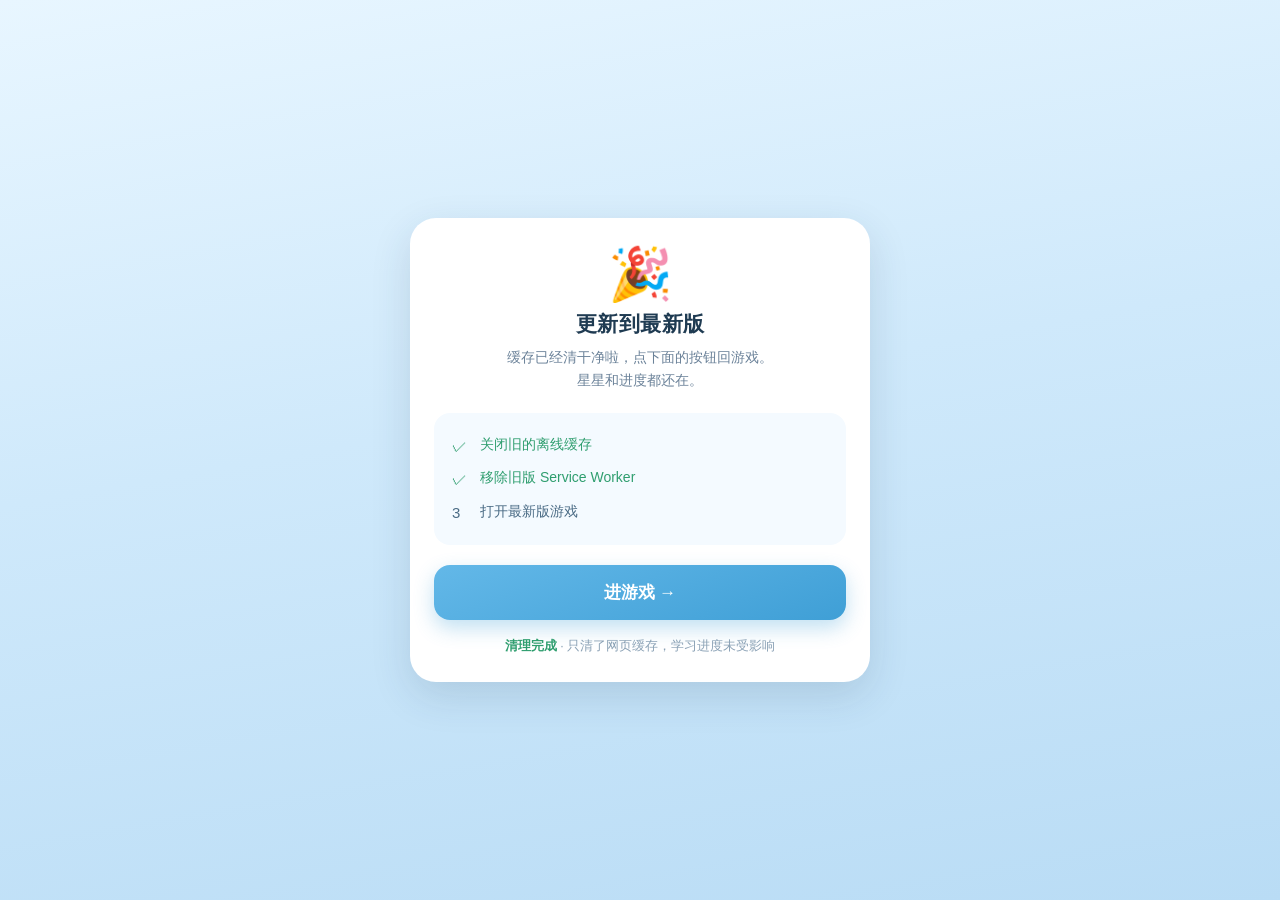
<file: update.html>
<!DOCTYPE html>
<html lang="zh-CN">
<head>
<meta charset="UTF-8">
<meta name="viewport" content="width=device-width, initial-scale=1.0, viewport-fit=cover">
<meta name="apple-mobile-web-app-capable" content="yes">
<title>更新到最新版</title>
<style>
  *{box-sizing:border-box;-webkit-tap-highlight-color:transparent}
  html,body{margin:0;padding:0;min-height:100%}
  body{
    font-family:-apple-system,BlinkMacSystemFont,"PingFang SC","Hiragino Sans GB",sans-serif;
    background:linear-gradient(170deg,#e8f6ff 0%,#cfe9fb 45%,#b9dcf5 100%);
    color:#1f3b52;display:flex;align-items:center;justify-content:center;
    padding:24px 18px;min-height:100vh;
  }
  .card{
    width:100%;max-width:460px;background:#fff;border-radius:26px;
    padding:30px 24px 26px;box-shadow:0 14px 40px rgba(31,59,82,.14);
    text-align:center;
  }
  .ico{font-size:52px;line-height:1;margin-bottom:10px}
  h1{font-size:21px;margin:0 0 8px;font-weight:700;letter-spacing:.5px}
  .sub{font-size:14px;color:#6b8299;margin:0 0 22px;line-height:1.6}
  .steps{text-align:left;background:#f4faff;border-radius:16px;padding:16px 18px;margin-bottom:20px}
  .step{display:flex;align-items:flex-start;gap:10px;font-size:14px;color:#4a6b85;line-height:1.55;padding:5px 0}
  .step .dot{flex:0 0 18px;font-size:15px;line-height:1.55}
  .step.done{color:#2f9e6f}
  .step.done .dot::after{content:""}
  .btn{
    display:block;width:100%;border:0;border-radius:16px;padding:16px 10px;
    font-size:17px;font-weight:700;color:#fff;cursor:pointer;
    background:linear-gradient(160deg,#63b8e8,#3f9fd6);
    box-shadow:0 8px 20px rgba(63,159,214,.32);
    font-family:inherit;
  }
  .btn:active{transform:translateY(1px);opacity:.92}
  .btn[disabled]{background:#c3d6e4;box-shadow:none;cursor:default}
  .note{margin:16px 0 0;font-size:12.5px;color:#8aa1b5;line-height:1.6}
  .ok{color:#2f9e6f;font-weight:700}
</style>
</head>
<body>
<div class="card">
  <div class="ico" id="ico">❄️</div>
  <h1 id="title">更新到最新版</h1>
  <p class="sub" id="sub">把 iPad 上的旧缓存清掉，游戏就变成最新版了。<br>孩子的星星和学习进度<strong>不会动</strong>。</p>

  <div class="steps" id="steps">
    <div class="step" id="s1"><span class="dot">1</span><span>关闭旧的离线缓存</span></div>
    <div class="step" id="s2"><span class="dot">2</span><span>移除旧版 Service Worker</span></div>
    <div class="step" id="s3"><span class="dot">3</span><span>打开最新版游戏</span></div>
  </div>

  <button class="btn" id="go" disabled>正在清理…</button>
  <p class="note" id="note">只清理网页缓存，不删除孩子的进度、星星和录入的内容。</p>
</div>

<script>
(function () {
  var s1 = document.getElementById('s1');
  var s2 = document.getElementById('s2');
  var s3 = document.getElementById('s3');
  var go = document.getElementById('go');
  var note = document.getElementById('note');
  var sub = document.getElementById('sub');
  var ico = document.getElementById('ico');

  function mark(el) { el.classList.add('done'); el.querySelector('.dot').textContent = '✓'; }

  function finish() {
    ico.textContent = '🎉';
    sub.innerHTML = '缓存已经清干净啦，点下面的按钮回游戏。<br>星星和进度都还在。';
    go.disabled = false;
    go.textContent = '进游戏 →';
    note.innerHTML = '<span class="ok">清理完成</span> · 只清了网页缓存，学习进度未受影响';
  }

  function goGame() {
    mark(s3);
    // 带时间戳跳转，绕开 iOS 的网页缓存
    location.replace('./?fresh=' + Date.now());
  }

  go.addEventListener('click', goGame);

  var cleared = 0;

  // 1. 清 Cache Storage
  var p1 = ('caches' in window)
    ? caches.keys().then(function (keys) {
        return Promise.all(keys.map(function (k) {
          cleared++;
          return caches.delete(k).catch(function () {});
        }));
      }).then(function () { mark(s1); }).catch(function () { mark(s1); })
    : Promise.resolve(mark(s1));

  // 2. 注销 Service Worker，并让新 SW 立刻接管
  var p2 = ('serviceWorker' in navigator)
    ? navigator.serviceWorker.getRegistrations().then(function (regs) {
        return Promise.all(regs.map(function (r) { return r.unregister().catch(function () {}); }));
      }).then(function () { mark(s2); }).catch(function () { mark(s2); })
    : Promise.resolve(mark(s2));

  Promise.all([p1, p2]).then(function () {
    finish();
    // 顺手把新 SW 拉起来（网络优先策略），这样以后再部署就不用清了
    if ('serviceWorker' in navigator && location.protocol === 'https:') {
      navigator.serviceWorker.register('sw.js').catch(function () {});
    }
  }).catch(finish);
})();
</script>
</body>
</html>
</file>
<file: styles.css>
/* ===== 基础 ===== */
* {
  box-sizing: border-box;
  -webkit-tap-highlight-color: transparent;
  -webkit-touch-callout: none;
  user-select: none;
}

html, body {
  margin: 0;
  padding: 0;
  height: 100%;
  overflow: hidden;
  background: #e9f4fe;
  font-family: -apple-system, "PingFang SC", "Helvetica Neue", "Microsoft YaHei", sans-serif;
  color: #3a3a3a;
  touch-action: manipulation;
}

button {
  font-family: inherit;
  border: none;
  background: none;
  cursor: pointer;
  color: inherit;
}

#app {
  display: flex;
  flex-direction: column;
  height: 100vh;
  max-width: 1180px;
  margin: 0 auto;
  background: #f3faff;
}

/* ===== 顶部栏 ===== */
.topbar {
  flex: 0 0 auto;
  display: flex;
  align-items: center;
  justify-content: space-between;
  gap: 16px;
  padding: 12px 20px;
  padding-top: max(12px, env(safe-area-inset-top));
  background: #fff;
  border-bottom: 3px solid #cfe6ff;
}

.kid-switch {
  display: flex;
  gap: 8px;
}

.kid-btn {
  display: flex;
  align-items: center;
  gap: 6px;
  padding: 8px 14px;
  border-radius: 999px;
  background: #f4f4f6;
  font-size: 18px;
  font-weight: 700;
  color: #9a9a9a;
  transition: all .18s;
}

.kid-btn.active {
  background: #74bdf0;
  color: #fff;
  box-shadow: 0 4px 0 #46a0dc;
}

.kid-face { font-size: 24px; }

.week-title { flex: 1; text-align: center; }

.week-label {
  font-size: 22px;
  font-weight: 800;
  color: #4a4a4a;
}

.week-sub {
  font-size: 14px;
  color: #a5a5a5;
  margin-top: 2px;
  white-space: nowrap;
  overflow: hidden;
  text-overflow: ellipsis;
  max-width: 420px;
}

.edit-btn {
  display: flex;
  align-items: center;
  gap: 6px;
  min-height: 52px;
  padding: 0 22px;
  border-radius: 16px;
  background: #dcf0ff;
  color: #1a6fb8;
  font-size: 19px;
  font-weight: 900;
  transition: transform .12s;
}

.edit-btn:active { transform: scale(.95); }

.star-box {
  display: flex;
  align-items: center;
  gap: 6px;
  background: #e0f1ff;
  padding: 8px 16px;
  border-radius: 999px;
}

.star-icon { font-size: 24px; }

.star-num {
  font-size: 24px;
  font-weight: 900;
  color: #1f7fc4;
}

/* ===== 主视图 ===== */
.view {
  flex: 1;
  overflow-y: auto;
  -webkit-overflow-scrolling: touch;
  padding: 20px;
}

.view-inner {
  max-width: 900px;
  margin: 0 auto;
}

/* ===== 底部导航 ===== */
.tabbar {
  flex: 0 0 auto;
  display: flex;
  background: #fff;
  border-top: 3px solid #cfe6ff;
  padding-bottom: env(safe-area-inset-bottom);
}

.tab {
  flex: 1;
  display: flex;
  flex-direction: column;
  align-items: center;
  gap: 2px;
  padding: 12px 0;
  color: #b0b0b0;
  font-weight: 700;
  transition: all .15s;
}

.tab-ico { font-size: 30px; }

.tab-txt { font-size: 14px; }

.tab.active {
  color: #1f7fc4;
}

.tab.active .tab-ico {
  transform: scale(1.18);
}

.tab:active { transform: scale(.94); }

/* ===== 通用组件 ===== */
.page-title {
  font-size: 26px;
  font-weight: 900;
  color: #4a4a4a;
  margin: 0 0 4px;
}

.page-hint {
  font-size: 16px;
  color: #a0a0a0;
  margin: 0 0 18px;
}

.big-btn {
  display: inline-flex;
  align-items: center;
  justify-content: center;
  gap: 8px;
  min-height: 64px;
  padding: 0 30px;
  border-radius: 20px;
  background: #4fa8e8;
  color: #fff;
  font-size: 24px;
  font-weight: 800;
  box-shadow: 0 5px 0 #e8863a;
  transition: transform .1s;
}

.big-btn:active {
  transform: translateY(4px);
  box-shadow: 0 1px 0 #e8863a;
}

.big-btn.green { background: #4ecdc4; box-shadow: 0 5px 0 #35b3ab; }
.big-btn.blue  { background: #6aa9ff; box-shadow: 0 5px 0 #4d8ce6; }
.big-btn.ghost { background: #fff; color: #7a7a7a; box-shadow: 0 0 0 3px #eee inset; }

:disabled { opacity: .45; }

/* ===== 示例内容提示条 ===== */
.demo-banner {
  display: block;
  width: 100%;
  text-align: left;
  background: #eef7ff;
  border: 3px dashed #a9d3ff;
  border-radius: 20px;
  padding: 16px 22px;
  margin-bottom: 18px;
  font-size: 19px;
  font-weight: 700;
  color: #3d7dbf;
  line-height: 1.6;
}

.demo-banner:active { transform: scale(.985); }

.demo-banner .demo-cta {
  font-size: 20px;
  font-weight: 900;
  color: #1f66ad;
}

/* ===== 句子选择列表（拼句子 / 对话共用） ===== */
.sent-list {
  display: grid;
  grid-template-columns: repeat(auto-fill, minmax(260px, 1fr));
  gap: 14px;
}

.sent-card {
  position: relative;
  background: #fff;
  border: 3px solid #ffe0bd;
  border-radius: 22px;
  padding: 18px 20px;
  text-align: left;
  transition: all .15s;
}

.sent-card:active { transform: scale(.97); }

.sent-card .en {
  font-size: 26px;
  font-weight: 800;
  color: #3a3a3a;
  line-height: 1.3;
}

.sent-card .zh {
  font-size: 16px;
  color: #a8a8a8;
  margin-top: 6px;
}

.sent-card .done-flag {
  position: absolute;
  top: -10px;
  right: -8px;
  font-size: 30px;
}

.sent-card.done {
  border-color: #b7e6c4;
  background: #f4fdf6;
}

/* ===== 拼句子游戏 ===== */
.slots-row {
  display: flex;
  flex-wrap: wrap;
  gap: 10px;
  justify-content: center;
  min-height: 84px;
  padding: 14px;
  background: #fff;
  border: 3px dashed #ffd1a3;
  border-radius: 22px;
  margin-bottom: 18px;
}

.slot {
  min-width: 92px;
  height: 66px;
  padding: 0 14px;
  border-radius: 16px;
  border: 3px solid #ffd1a3;
  background: #f2fbff;
  display: flex;
  align-items: center;
  justify-content: center;
  font-size: 28px;
  font-weight: 800;
  color: #1f7fc4;
  transition: all .15s;
}

.slot.filled {
  background: #fff;
  border-style: solid;
  border-color: #74bdf0;
  color: #3a3a3a;
  box-shadow: 0 3px 0 #ffd9b8;
}

.slot.wrong {
  border-color: #ff7a7a;
  background: #fff2f2;
  color: #e05c5c;
  animation: shake .4s;
}

.slot.right {
  border-color: #7bd389;
  background: #f1fdf3;
  color: #3f9e52;
}

.cards-row {
  display: flex;
  flex-wrap: wrap;
  gap: 12px;
  justify-content: center;
  margin-bottom: 20px;
}

.word-card {
  min-width: 92px;
  height: 66px;
  padding: 0 16px;
  border-radius: 16px;
  background: #fff;
  border: 3px solid #e6e6ee;
  box-shadow: 0 4px 0 #e6e6ee;
  font-size: 28px;
  font-weight: 800;
  color: #3a3a3a;
  display: flex;
  align-items: center;
  justify-content: center;
  transition: transform .12s;
}

.word-card:active { transform: translateY(3px); box-shadow: 0 1px 0 #e6e6ee; }

.word-card.used {
  opacity: .25;
  pointer-events: none;
}

.word-card.hinted {
  border-color: #74bdf0;
  background: #eaf6ff;
  animation: pop .3s;
}

.puzzle-bar {
  display: flex;
  gap: 12px;
  justify-content: center;
  flex-wrap: wrap;
}

/* ===== 填空游戏 ===== */
.fill-sentence {
  text-align: center;
  font-size: 40px;
  font-weight: 900;
  color: #3a3a3a;
  line-height: 1.5;
  margin: 10px 0 6px;
  word-break: break-word;
}

.fill-sentence .blank {
  display: inline-block;
  min-width: 110px;
  padding: 0 6px;
  border-bottom: 6px solid #4fa8e8;
  color: #4fa8e8;
}

/* 正在填的那个空：底色highlight，孩子一眼知道该填哪 */
.fill-sentence .blank.cur {
  background: #e0f1ff;
  border-bottom-color: #2f8fd8;
  animation: blink 1.4s ease-in-out infinite;
}

.fill-sentence .blank.filled {
  color: #2e9e46;
  border-bottom-color: #7bd389;
  background: transparent;
  animation: none;
}

@keyframes blink {
  0%, 100% { background: #e0f1ff; }
  50%      { background: #cfe9ff; }
}

/* 中文题面（中译英） */
.fill-sentence.zh-big {
  font-size: 46px;
  color: #2b2b2b;
  margin: 26px 0 34px;
}

/* 进阶模式提示条 */
.page-hint.hard-tip {
  display: inline-block;
  background: #e0f1ff;
  color: #16639e;
  font-weight: 800;
  font-size: 17px;
  padding: 6px 16px;
  border-radius: 999px;
  margin: 0 auto 6px;
}

/* 选项是整句时，字号降下来，避免溢出 */
.opt-card.sent .en {
  font-size: 21px;
  font-weight: 800;
  line-height: 1.35;
  text-align: left;
}

.fill-zh {
  text-align: center;
  font-size: 20px;
  color: #a8a8a8;
  margin-bottom: 26px;
}

.opt-grid {
  display: grid;
  grid-template-columns: repeat(auto-fit, minmax(180px, 1fr));
  gap: 14px;
  max-width: 760px;
  margin: 0 auto;
}

.opt-card {
  display: flex;
  flex-direction: column;
  align-items: center;
  justify-content: center;
  gap: 4px;
  min-height: 100px;
  padding: 14px;
  border-radius: 22px;
  background: #fff;
  border: 3px solid #e6e6ee;
  box-shadow: 0 5px 0 #e6e6ee;
  transition: all .12s;
}

.opt-card:active { transform: translateY(4px); box-shadow: 0 1px 0 #e6e6ee; }

.opt-card .ico { font-size: 40px; line-height: 1; }
.opt-card .en { font-size: 30px; font-weight: 900; }
.opt-card .zh { font-size: 15px; color: #a8a8a8; }

.opt-card.ok  { border-color: #7bd389; background: #f1fdf3; box-shadow: 0 5px 0 #b7e6c4; }
.opt-card.no  { border-color: #ff9d9d; background: #fff2f2; animation: shake .4s; }

/* ===== 听音游戏 ===== */
.listen-hero {
  display: flex;
  flex-direction: column;
  align-items: center;
  gap: 14px;
  margin: 8px 0 24px;
}

.play-btn {
  width: 150px;
  height: 150px;
  border-radius: 50%;
  background: #6aa9ff;
  color: #fff;
  font-size: 66px;
  box-shadow: 0 8px 0 #4d8ce6;
  display: flex;
  align-items: center;
  justify-content: center;
  transition: transform .12s;
}

.play-btn:active { transform: translateY(6px); box-shadow: 0 2px 0 #4d8ce6; }
.play-btn.playing { animation: pulse 1s infinite; }

.listen-hint {
  font-size: 18px;
  color: #a0a0a0;
}

.listen-zh-hint {
  font-size: 20px;
  color: #7a7a7a;
  min-height: 28px;
  font-weight: 700;
}

/* ===== 对话 / 跟读 ===== */
.talk-stage {
  display: flex;
  flex-direction: column;
  align-items: center;
  gap: 16px;
  padding: 24px 20px;
  background: #fff;
  border-radius: 26px;
  border: 3px solid #d8ecff;
  text-align: center;
}

.talk-role {
  font-size: 16px;
  color: #a0a0a0;
  font-weight: 700;
}

.talk-en {
  font-size: 38px;
  font-weight: 900;
  color: #3a3a3a;
  line-height: 1.35;
}

.talk-zh {
  font-size: 20px;
  color: #8a8a8a;
}

.talk-emoji { font-size: 64px; line-height: 1; }

.mic-btn {
  width: 130px;
  height: 130px;
  border-radius: 50%;
  background: #ff6b9d;
  color: #fff;
  font-size: 56px;
  box-shadow: 0 7px 0 #e2548a;
  display: flex;
  align-items: center;
  justify-content: center;
  transition: all .12s;
}

.mic-btn:active { transform: translateY(5px); box-shadow: 0 2px 0 #e2548a; }
.mic-btn.recording { background: #e05c5c; box-shadow: 0 7px 0 #c94b4b; animation: pulse 1.2s infinite; }

.heard-text {
  font-size: 22px;
  font-weight: 800;
  color: #3f9e52;
  min-height: 34px;
  background: #f1fdf3;
  border-radius: 14px;
  padding: 6px 18px;
}

.heard-text.bad { color: #c96a6a; background: #fff2f2; }

.talk-nav {
  display: flex;
  justify-content: center;
  gap: 14px;
  margin-top: 18px;
}

.progress-dots {
  display: flex;
  gap: 8px;
  justify-content: center;
  margin-top: 14px;
}

.dot {
  width: 14px;
  height: 14px;
  border-radius: 50%;
  background: #e6e6ee;
}

.dot.on { background: #4fa8e8; }
.dot.done { background: #7bd389; }

/* ===== 设置页 ===== */
.setup-block {
  background: #fff;
  border-radius: 24px;
  padding: 20px;
  margin-bottom: 18px;
  border: 3px solid #cfe6ff;
}

.setup-block h3 {
  margin: 0 0 6px;
  font-size: 22px;
  font-weight: 900;
  color: #4a4a4a;
}

.setup-block .desc {
  margin: 0 0 14px;
  font-size: 15px;
  color: #a0a0a0;
  line-height: 1.6;
}

textarea.input {
  width: 100%;
  min-height: 150px;
  border: 3px solid #e6e6ee;
  border-radius: 16px;
  padding: 14px;
  font-size: 18px;
  font-family: inherit;
  line-height: 1.6;
  resize: vertical;
  user-select: text;
  -webkit-user-select: text;
  color: #3a3a3a;
  background: #fdfdfd;
}

textarea.input:focus {
  outline: none;
  border-color: #74bdf0;
}

input.input {
  width: 100%;
  border: 3px solid #e6e6ee;
  border-radius: 16px;
  padding: 12px 14px;
  font-size: 20px;
  font-family: inherit;
  font-weight: 800;
  user-select: text;
  -webkit-user-select: text;
  color: #3a3a3a;
  background: #fdfdfd;
}

input.input:focus { outline: none; border-color: #74bdf0; }

.row-btns {
  display: flex;
  gap: 12px;
  flex-wrap: wrap;
  margin-top: 14px;
}

.small-btn {
  padding: 12px 22px;
  border-radius: 16px;
  background: #f4f4f6;
  font-size: 18px;
  font-weight: 800;
  color: #6a6a6a;
  transition: all .12s;
}

.small-btn:active { transform: scale(.96); }
.small-btn.primary { background: #4fa8e8; color: #fff; }
.small-btn.danger { background: #fff0f0; color: #d96969; }

.word-chips {
  display: flex;
  flex-wrap: wrap;
  gap: 10px;
  margin-top: 14px;
}

.chip {
  display: flex;
  align-items: center;
  gap: 6px;
  padding: 10px 16px;
  border-radius: 999px;
  background: #eaf6ff;
  font-size: 18px;
  font-weight: 700;
}

.chip .chip-ico { font-size: 22px; }
.chip .chip-zh { color: #a0a0a0; font-size: 15px; }
.chip .chip-x { color: #d09090; font-weight: 900; margin-left: 4px; }

.switch-row {
  display: flex;
  align-items: center;
  justify-content: space-between;
  gap: 16px;
  padding: 12px 0;
}

.switch-row + .switch-row { border-top: 2px solid #f2f2f5; }

.switch-label { font-size: 18px; font-weight: 800; color: #4a4a4a; }
.switch-desc { font-size: 14px; color: #a5a5a5; margin-top: 2px; }

.toggle {
  flex: 0 0 auto;
  width: 74px;
  height: 42px;
  border-radius: 999px;
  background: #e6e6ee;
  position: relative;
  transition: background .2s;
}

.toggle.on { background: #7bd389; }

.toggle .knob {
  position: absolute;
  top: 4px;
  left: 4px;
  width: 34px;
  height: 34px;
  border-radius: 50%;
  background: #fff;
  box-shadow: 0 2px 4px rgba(0,0,0,.18);
  transition: left .2s;
}

.toggle.on .knob { left: 36px; }

/* ===== 弹层 ===== */
.overlay {
  position: fixed;
  inset: 0;
  background: rgba(50, 40, 30, .45);
  display: flex;
  align-items: center;
  justify-content: center;
  z-index: 50;
  padding: 24px;
}

.overlay.hidden { display: none; }

.overlay-card {
  background: #fff;
  border-radius: 28px;
  padding: 30px 34px;
  text-align: center;
  max-width: 560px;
  width: 100%;
  box-shadow: 0 20px 50px rgba(0,0,0,.2);
  animation: pop .3s;
}

.overlay-title {
  font-size: 34px;
  font-weight: 900;
  margin: 0 0 8px;
  color: #4a4a4a;
}

.overlay-text {
  font-size: 19px;
  color: #8a8a8a;
  line-height: 1.6;
  margin: 0 0 20px;
}

.overlay-emoji { font-size: 82px; line-height: 1; margin-bottom: 10px; }

/* ===== 空状态 ===== */
.empty {
  text-align: center;
  padding: 50px 20px;
}

.empty .ico { font-size: 90px; line-height: 1; }
.empty .txt { font-size: 22px; color: #a0a0a0; margin: 14px 0 22px; }

/* ===== 彩纸 ===== */
.confetti-layer {
  position: fixed;
  inset: 0;
  pointer-events: none;
  overflow: hidden;
  z-index: 60;
}

.confetti-piece {
  position: absolute;
  font-size: 30px;
  will-change: transform;
}

/* ===== 动画 ===== */
@keyframes shake {
  0%, 100% { transform: translateX(0); }
  20% { transform: translateX(-9px); }
  40% { transform: translateX(9px); }
  60% { transform: translateX(-6px); }
  80% { transform: translateX(6px); }
}

@keyframes pop {
  0% { transform: scale(.82); opacity: 0; }
  70% { transform: scale(1.06); }
  100% { transform: scale(1); opacity: 1; }
}

@keyframes pulse {
  0%, 100% { transform: scale(1); }
  50% { transform: scale(1.07); }
}

.hidden { display: none !important; }

/* =========================================================
   冰雪世界：雪花、角色、剧本对话
   ========================================================= */

/* 飘雪背景（不挡点击） */
.snow {
  position: fixed;
  inset: 0;
  z-index: 0;
  pointer-events: none;
  overflow: hidden;
}

.snow .flake {
  position: absolute;
  top: -40px;
  color: #9fd3f5;
  animation: fall linear infinite;
}

@keyframes fall {
  to { transform: translateY(112vh) rotate(320deg); }
}

#app { position: relative; z-index: 1; }

/* ------ 角色头像 ------ */
.role-pick {
  display: flex;
  justify-content: center;
  gap: 18px;
  margin-bottom: 14px;
}

.role-card {
  display: flex;
  flex-direction: column;
  align-items: center;
  gap: 4px;
  padding: 10px 18px 12px;
  border-radius: 22px;
  background: #fff;
  border: 4px solid #d8e9fb;
  transition: transform .15s, border-color .15s;
}

.role-card .av { width: 74px; height: 74px; }

.role-card .nm {
  font-size: 17px;
  font-weight: 900;
  color: #4a7fa8;
}

.role-card.on {
  border-color: #4fa8e8;
  background: #eaf6ff;
  transform: translateY(-3px);
  box-shadow: 0 6px 0 #b9dcf7;
}

.role-card.on.anna { border-color: #f0873f; background: #fff2e8; box-shadow: 0 6px 0 #f9c8a2; }
.role-card.on.anna .nm { color: #c95f18; }

/* ------ 剧情台词卡 ------ */
.scene {
  background: linear-gradient(180deg, #fff 0%, #f2faff 100%);
  border: 4px solid #cfe6ff;
  border-radius: 26px;
  padding: 18px 20px;
  margin-bottom: 16px;
}

.scene-line {
  display: flex;
  align-items: center;
  gap: 14px;
}

.scene-line.me { flex-direction: row-reverse; }

.scene-line .av {
  width: 84px;
  height: 84px;
  flex: 0 0 auto;
}

.scene-line .who {
  font-size: 15px;
  font-weight: 800;
  color: #8aa8c4;
  margin-bottom: 4px;
}

.scene-line.me .who { text-align: right; }

.bubble {
  flex: 1;
  background: #fff;
  border: 4px solid #d8e9fb;
  border-radius: 20px;
  padding: 14px 18px;
}

.scene-line.me .bubble {
  background: #eaf6ff;
  border-color: #a8d4f5;
}

.bubble .en {
  font-size: 27px;
  font-weight: 900;
  color: #2b5f8c;
  line-height: 1.35;
}

.bubble .zh {
  font-size: 16px;
  color: #8aa8c4;
  margin-top: 4px;
}

/* 正在轮到她说的那一句 */
.scene-line.active .bubble {
  border-color: #4fa8e8;
  box-shadow: 0 0 0 4px #cfe9ff;
}

.scene-role-tip {
  text-align: center;
  font-size: 17px;
  font-weight: 800;
  color: #1f7fc4;
  margin: 10px 0 0;
}

/* ------ 两人对话：爱莎 ⇄ 女儿 ------ */
.duo {
  display: flex;
  align-items: center;
  justify-content: center;
  gap: 12px;
  margin-bottom: 14px;
  flex-wrap: wrap;
}

.duo-who {
  display: flex;
  flex-direction: column;
  align-items: center;
  gap: 4px;
  min-width: 148px;
  padding: 10px 16px 12px;
  border-radius: 24px;
  background: #fff;
  border: 4px solid #d8e9fb;
}

.duo-who .av { width: 84px; height: 84px; }
.duo-who.elsa { border-color: #a8d4f5; background: #f0f9ff; }
.duo-who.kid { border-color: #f7b8d0; background: #fff5f9; }

.duo-nm {
  font-size: 18px;
  font-weight: 900;
  color: #2b5f8c;
  line-height: 1.25;
  text-align: center;
}

.duo-nm span {
  display: block;
  font-size: 13px;
  font-weight: 700;
  color: #9ab4c9;
}

.duo-vs { font-size: 26px; }

/* 自己上传的照片头像 */
.av.pic { border-radius: 50%; object-fit: cover; background: #fff; }

.mini-btn {
  margin-top: 2px;
  padding: 6px 10px;
  font-size: 14px;
  font-weight: 800;
  color: #c95f8a;
  background: #fff;
  border: 2px solid #f7c9dc;
  border-radius: 14px;
}

.chat {
  background: linear-gradient(180deg, #fff 0%, #f2faff 100%);
  border: 4px solid #cfe6ff;
  border-radius: 26px;
  padding: 16px 14px 6px;
  margin-bottom: 14px;
}

.msg {
  display: flex;
  align-items: flex-start;
  gap: 10px;
  margin-bottom: 12px;
  opacity: .6;
}

.msg.kid { flex-direction: row-reverse; }
.msg .av { width: 52px; height: 52px; flex: 0 0 auto; }

.msg .bubble {
  max-width: calc(100% - 72px);
  background: #fff;
  border: 3px solid #e3eefb;
  border-radius: 18px;
  padding: 8px 14px;
}

.msg .bubble .en { font-size: 19px; font-weight: 800; color: #4a7fa8; line-height: 1.35; }
.msg .bubble .zh { font-size: 14px; color: #9ab4c9; margin-top: 2px; }
.msg .tip { font-size: 13px; font-weight: 800; color: #b7c8d8; margin-top: 3px; }
.msg.kid .bubble { background: #fff2f7; border-color: #f8cfdf; }
.msg.kid .bubble .en { color: #c25b86; }
.msg.past { cursor: pointer; }

.msg.future { opacity: .38; }
.msg.future .bubble {
  background: #f6f9fc;
  border-style: dashed;
  border-color: #dbe7f3;
  color: #bccfe0;
  font-size: 20px;
  font-weight: 900;
  letter-spacing: 2px;
}

.msg.now { opacity: 1; }
.msg.now .av { width: 88px; height: 88px; }

.msg.now .bubble {
  max-width: calc(100% - 108px);
  padding: 14px 18px;
  border-width: 4px;
  border-color: #4fa8e8;
  box-shadow: 0 0 0 4px #dcefff;
}

.msg.now .bubble .en { font-size: 30px; color: #1f5d8c; }
.msg.now .bubble .zh { font-size: 17px; }
.msg.now .tip { font-size: 16px; color: #1f7fc4; }
.msg.now.kid .bubble { border-color: #ef87ae; box-shadow: 0 0 0 4px #ffe0ec; }
.msg.now.kid .bubble .en { color: #b93d6d; }
.msg.now.kid .tip { color: #c95f8a; }

.big-btn.pink { background: #f2789f; box-shadow: 0 5px 0 #d95c86; }
.big-btn.pink:active { box-shadow: 0 1px 0 #d95c86; }

/* ------ 城堡进度（四个区域） ------ */
.castle-bar {
  display: flex;
  justify-content: center;
  gap: 10px;
  margin: 0 0 16px;
  flex-wrap: wrap;
}

.castle-node {
  display: flex;
  align-items: center;
  gap: 5px;
  padding: 6px 14px;
  border-radius: 999px;
  background: #eef6fd;
  border: 3px solid #dbe9f8;
  font-size: 15px;
  font-weight: 800;
  color: #a9bfd4;
}

.castle-node.done {
  background: #dff0ff;
  border-color: #8cc6ee;
  color: #1f7fc4;
}

/* =========================================================
   剧情章节：故事地图 + 章节横幅
   ========================================================= */
.story-map {
  background: linear-gradient(180deg, #ffffff 0%, #f0f9ff 100%);
  border: 4px solid #cfe6ff;
  border-radius: 26px;
  padding: 16px 18px 10px;
  margin-bottom: 20px;
}

.story-head {
  text-align: center;
  font-size: 21px;
  font-weight: 900;
  color: #1f7fc4;
  margin-bottom: 12px;
}

.chapter {
  display: flex;
  align-items: flex-start;
  gap: 14px;
  padding: 10px 12px;
  border-radius: 18px;
  opacity: 0.92;
}

.chapter.done { background: #e7f6ff; }
.chapter.open { background: #fff; border: 3px solid #a8d4f5; }
.chapter.lock { background: #f0f4f9; opacity: 0.55; }

.chapter.lock .ch-title,
.chapter.lock .ch-text { color: #9ab0c4; }

.ch-ico {
  width: 58px;
  height: 58px;
  flex: 0 0 auto;
  display: flex;
  align-items: center;
  justify-content: center;
  font-size: 32px;
  background: #fff;
  border-radius: 50%;
  border: 3px solid #dbe9f8;
}

.chapter.open .ch-ico { border-color: #4fa8e8; box-shadow: 0 0 0 5px #e3f2ff; }

.ch-title {
  font-size: 19px;
  font-weight: 900;
  color: #2b5f8c;
}

.ch-text {
  font-size: 15px;
  color: #6f93b1;
  margin-top: 3px;
  line-height: 1.45;
}

.ch-path {
  width: 5px;
  height: 20px;
  margin-left: 38px;
  border-radius: 3px;
  background: repeating-linear-gradient(#bcdcf5 0 6px, transparent 6px 12px);
}

/* 游戏页顶部章节横幅 */
.chapter-banner {
  display: flex;
  align-items: center;
  gap: 8px;
  flex-wrap: wrap;
  justify-content: center;
  background: #e7f3fd;
  border: 3px solid #c6e2f8;
  border-radius: 999px;
  padding: 7px 18px;
  margin: 0 auto 14px;
  font-size: 16px;
  font-weight: 800;
  color: #2b5f8c;
  width: fit-content;
}

.chapter-banner .cb-n {
  background: #4fa8e8;
  color: #fff;
  border-radius: 999px;
  padding: 2px 12px;
  font-size: 15px;
}

.chapter-banner .cb-tip {
  color: #7fa3c0;
  font-weight: 700;
}

/* =========================================================
   拼写：字母格 / 字母卡 / 屏幕键盘
   ========================================================= */
.sp-prompt {
  display: flex;
  align-items: center;
  justify-content: center;
  gap: 12px;
  margin-bottom: 14px;
}

.sp-ico { font-size: 44px; }

.sp-zh {
  font-size: 26px;
  font-weight: 900;
  color: #2b5f8c;
}

.sp-speak {
  font-size: 21px;
  font-weight: 800;
  padding: 12px 24px;
  min-height: 56px;
  border-radius: 999px;
  background: #eaf6ff;
  border: 3px solid #bcdcf5;
  color: #2b7fc4;
  cursor: pointer;
  touch-action: manipulation;
}

.sp-stage {
  display: flex;
  justify-content: center;
  padding: 6px 0;
  border-radius: 20px;
  transition: background .2s;
}

.sp-stage.bad { animation: shake .4s; }

@keyframes shake {
  0%, 100% { transform: translateX(0); }
  25% { transform: translateX(-9px); }
  75% { transform: translateX(9px); }
}

.sp-slots {
  display: flex;
  justify-content: center;
  gap: 8px;
  flex-wrap: wrap;
}

.sp-slot {
  min-width: 54px;
  height: 70px;
  padding: 0 6px;
  display: flex;
  align-items: center;
  justify-content: center;
  font-size: 38px;
  font-weight: 900;
  color: #2b5f8c;
  background: #fff;
  border: 4px solid #cfe6ff;
  border-radius: 14px;
  text-transform: lowercase;
}

.sp-slot.fixed {
  background: #eef6fd;
  border-color: #dbe9f8;
  color: #7fa3c0;
}

.sp-slot.ok {
  background: #e4f7e8;
  border-color: #86d99b;
  color: #2f8f4e;
}

.sp-slot.cur {
  border-color: #4fa8e8;
  box-shadow: 0 0 0 5px #dbeefc;
  animation: blink 1.2s infinite;
}

@keyframes blink {
  0%, 100% { box-shadow: 0 0 0 5px #dbeefc; }
  50% { box-shadow: 0 0 0 5px #a8d4f5; }
}

.sp-msg {
  text-align: center;
  min-height: 26px;
  font-size: 17px;
  font-weight: 800;
  color: #2f8f4e;
  margin: 10px 0 4px;
}

.sp-msg.bad { color: #d9534f; }

.sp-cards {
  display: flex;
  justify-content: center;
  flex-wrap: wrap;
  gap: 10px;
  margin: 14px 0 6px;
}

.sp-card {
  min-width: 58px;
  height: 66px;
  font-size: 32px;
  font-weight: 900;
  text-transform: lowercase;
  color: #2b5f8c;
  background: linear-gradient(180deg, #fff 0%, #eaf6ff 100%);
  border: 4px solid #bcdcf5;
  border-radius: 16px;
  box-shadow: 0 4px 0 #cfe6ff;
}

.sp-card:active { transform: translateY(3px); box-shadow: 0 1px 0 #cfe6ff; }

.sp-card.used {
  opacity: .32;
  background: #f1f5f9;
  border-color: #dbe4ee;
  box-shadow: none;
  pointer-events: none;
}

.sp-kb { margin: 14px 0 6px; }

.sp-kb-row {
  display: flex;
  justify-content: center;
  gap: 8px;
  margin-bottom: 8px;
}

.sp-key {
  min-width: 52px;
  height: 58px;
  font-size: 25px;
  font-weight: 900;
  color: #2b5f8c;
  background: #fff;
  border: 3px solid #cfe6ff;
  border-radius: 12px;
  box-shadow: 0 3px 0 #cfe6ff;
}

.sp-key:active { transform: translateY(3px); box-shadow: none; }

.sp-key.wide {
  min-width: 150px;
  font-size: 20px;
  background: #fff2e8;
  border-color: #f9c8a2;
  box-shadow: 0 3px 0 #f9c8a2;
  color: #c95f18;
}

.sp-bar {
  display: flex;
  justify-content: center;
  gap: 12px;
  flex-wrap: wrap;
  margin-top: 18px;
}

/* 六个 tab 时略微收紧，避免 iPad 竖屏挤 */
.tabbar .tab { flex: 1; min-width: 0; }
.tabbar .tab-txt { font-size: 15px; }

/* 弹层里并排的按钮 */
.ov-btns {
  display: flex;
  gap: 10px;
  justify-content: center;
  flex-wrap: wrap;
  margin-top: 8px;
}

/* 拼对后自动跳下一句的小提示 */
.auto-tip {
  text-align: center;
  font-size: 13px;
  font-weight: 700;
  color: #b7c8d8;
  margin: 8px 0 0;
}

/* 故事地图收起态：一条细横条 */
.story-mini {
  display: flex;
  align-items: center;
  gap: 10px;
  width: 100%;
  text-align: left;
  font: inherit;
  background: linear-gradient(135deg, #eaf6ff, #f5fbff);
  border: 2px solid #cfe8fa;
  border-radius: 16px;
  padding: 10px 14px;
  margin: 0 0 14px;
  cursor: pointer;
}
.story-mini:active { transform: scale(0.98); }
.story-mini .sm-ico { font-size: 22px; }
.story-mini .sm-title {
  flex: 1;
  font-size: 16px;
  font-weight: 800;
  color: #1f6fa8;
}
.story-mini .sm-shards { font-size: 15px; letter-spacing: 2px; }
.story-mini .sm-arrow {
  font-size: 13px;
  font-weight: 800;
  color: #7fb4d6;
}
.story-map { position: relative; }
.story-map.open { margin-top: 6px; }
.story-close {
  position: absolute;
  top: 10px;
  right: 12px;
  font: inherit;
  font-size: 13px;
  font-weight: 800;
  color: #7fb4d6;
  background: #f2f9ff;
  border: 1.5px solid #d8ecfb;
  border-radius: 999px;
  padding: 5px 12px;
  cursor: pointer;
}
button.chapter {
  width: 100%;
  text-align: left;
  font: inherit;
  border: none;
  background: none;
  cursor: pointer;
}
button.chapter.open:active { transform: scale(0.98); }

/* 添加到主屏幕提示条 */
.pwa-hint {
  position: fixed;
  left: 12px;
  right: 12px;
  bottom: calc(76px + env(safe-area-inset-bottom));
  z-index: 60;
  background: #22405c;
  color: #fff;
  font-size: 15px;
  font-weight: 700;
  line-height: 1.5;
  padding: 12px 42px 12px 16px;
  border-radius: 14px;
  box-shadow: 0 6px 24px rgba(20, 60, 90, 0.35);
}
.pwa-hint b { color: #9fdcff; }
.pwa-x {
  position: absolute;
  top: 50%;
  right: 10px;
  transform: translateY(-50%);
  background: none;
  border: none;
  color: #9db8cc;
  font-size: 16px;
  padding: 8px;
  cursor: pointer;
}

/* ============ 每章不同场景配色（body[data-view] 由 JS 设置） ============ */
body[data-view="puzzle"] #view { background: linear-gradient(180deg, #dceeff 0%, #f2faff 40%, #eaf7ff 100%); }
body[data-view="spell"]  #view { background: linear-gradient(180deg, #e9e2ff 0%, #f6f2ff 40%, #f0eaff 100%); }
body[data-view="fill"]   #view { background: linear-gradient(180deg, #dcf6ea 0%, #f0fdf8 40%, #e6fbf2 100%); }
body[data-view="listen"] #view { background: linear-gradient(180deg, #ffefce 0%, #fff9ec 40%, #fff3d9 100%); }
body[data-view="talk"]   #view { background: linear-gradient(180deg, #ffe4ef 0%, #fff2f7 40%, #ffeaf2 100%); }
body[data-view="setup"]  #view { background: linear-gradient(180deg, #eef1f5 0%, #f8fafc 60%, #f2f5f8 100%); }

/* 章节横幅跟随场景色 */
body[data-view="puzzle"] .chapter-banner { background: linear-gradient(90deg, #bfe3ff, #e3f3ff); }
body[data-view="spell"]  .chapter-banner { background: linear-gradient(90deg, #d9ccff, #efe8ff); }
body[data-view="fill"]   .chapter-banner { background: linear-gradient(90deg, #b6ecd6, #e2fbf0); }
body[data-view="listen"] .chapter-banner { background: linear-gradient(90deg, #ffe1a6, #fff3d6); }
body[data-view="talk"]   .chapter-banner { background: linear-gradient(90deg, #ffc9dd, #ffe6f0); }

/* 单词卡：冰晶立体感 + 按下回弹 */
.word-card {
  background: linear-gradient(180deg, #ffffff 0%, #eaf6ff 100%);
  border-color: #b9dcf3;
  box-shadow: 0 4px 0 #b9dcf3, 0 6px 14px rgba(80, 140, 190, 0.18);
  text-shadow: 0 1px 0 #fff;
}
.word-card:active { transform: translateY(3px) scale(.96); }
.word-card.used {
  opacity: .32;
  transform: scale(.92);
  box-shadow: none;
}

/* 拼句子进度点 */
.pz-progress {
  display: flex;
  align-items: center;
  gap: 10px;
  margin: -4px 0 12px;
  flex-wrap: wrap;
}
.pz-count {
  font-size: 13px;
  font-weight: 800;
  color: #5f8db0;
  background: #ffffffcc;
  border: 1.5px solid #cfe7f8;
  border-radius: 999px;
  padding: 3px 10px;
}
.pz-dots { display: flex; gap: 6px; flex-wrap: wrap; }
.pz-dot {
  width: 13px;
  height: 13px;
  border-radius: 50%;
  border: 2px solid #9cc8e6;
  background: #fff;
  padding: 0;
  cursor: pointer;
  transition: transform .12s;
}
.pz-dot.done { background: #57c793; border-color: #57c793; }
.pz-dot.cur { background: #3f9fd6; border-color: #3f9fd6; transform: scale(1.35); }
.pz-dot:active { transform: scale(1.5); }

/* 拼对迸出的星星 */
.pop-star {
  position: fixed;
  z-index: 70;
  font-size: 26px;
  pointer-events: none;
  transform: translate(-50%, -50%);
}

/* 选中的空格亮起来 */
.slot.filled {
  background: linear-gradient(180deg, #ffffff, #e8f6ff);
  border-color: #7fc3ea;
  animation: slotPop .18s ease-out;
}
@keyframes slotPop {
  0% { transform: scale(.85); }
  60% { transform: scale(1.06); }
  100% { transform: scale(1); }
}

/* ============ 220 词探险 ============ */
.q-banner { background: linear-gradient(90deg, #cfe6ff, #eaf6ff); }
.q-region {
  background: #fff;
  border: 2px solid #e3eef8;
  border-radius: 16px;
  padding: 12px 14px;
  margin: 10px 0 6px;
  box-shadow: 0 3px 10px rgba(90, 140, 180, 0.08);
}
.q-region.done { border-color: #b6ecd6; background: #f4fdf9; }
.q-region.lock { opacity: .6; }
.qr-head { display: flex; align-items: center; gap: 12px; }
.qr-ico { font-size: 30px; }
.qr-body { flex: 1; min-width: 0; }
.qr-title { font-size: 16px; font-weight: 800; color: #2f5b78; }
.qr-text { font-size: 13px; color: #7b8b98; line-height: 1.5; }
.qr-count { font-size: 13px; font-weight: 800; color: #7fb4d6; }
.q-steps { display: flex; gap: 8px; flex-wrap: wrap; padding: 2px 0 12px 8px; }
.q-step {
  width: 42px; height: 42px;
  border-radius: 12px;
  border: 2px solid #cfe7f8;
  background: #f7fcff;
  font-size: 15px; font-weight: 800; color: #5f8db0;
  cursor: pointer;
}
.q-step.open:active { transform: scale(.94); }
.q-step.done { background: #e8fbf2; border-color: #57c793; color: #3f9f78; }
.q-step.lock { opacity: .55; cursor: default; }

.q-card {
  background: linear-gradient(180deg, #ffffff, #f2f9ff);
  border: 3px solid #cfe7f8;
  border-radius: 20px;
  padding: 22px 16px 18px;
  text-align: center;
  box-shadow: 0 5px 16px rgba(90, 140, 180, 0.12);
}
.q-emoji { font-size: 44px; line-height: 1.2; }
.q-word { font-size: 34px; font-weight: 800; color: #2f5b78; margin-top: 8px; }
.q-ask { font-size: 14px; color: #8ba0b0; margin-top: 6px; }
.q-listen { text-align: center; margin: 12px 0 2px; }
.q-opts { display: grid; grid-template-columns: 1fr 1fr; gap: 10px; margin-top: 14px; }
.q-opt {
  background: #fff;
  border: 3px solid #e6e6ee;
  border-radius: 16px;
  box-shadow: 0 4px 0 #e6e6ee;
  padding: 16px 10px;
  font-size: 20px; font-weight: 800; color: #3a3a3a;
  cursor: pointer;
}
.q-opt:active { transform: translateY(3px); box-shadow: 0 1px 0 #e6e6ee; }
.q-done-card { text-align: center; padding: 30px 10px; }
.qd-emoji { font-size: 60px; }
.qd-sub { color: #8ba0b0; }

/* 自制解锁动画：大门打开 + 宝箱 + 光环 + 雪花 */
.ul-stage { position: relative; height: 210px; text-align: center; overflow: hidden; }
.ul-glow {
  position: absolute; left: 50%; top: 96px; width: 130px; height: 130px;
  margin-left: -65px; border-radius: 50%;
  background: radial-gradient(circle, rgba(255,241,180,.95), rgba(255,241,180,0) 70%);
  animation: ulGlow .9s ease-out;
}
@keyframes ulGlow { from { transform: scale(.3); opacity: 0 } to { transform: scale(1); opacity: 1 } }
.ul-door {
  position: absolute; top: 46px; width: 62px; height: 108px;
  background: linear-gradient(180deg, #bfe3ff, #8fc7e8);
  border: 2px solid #6fa8cc;
}
.ul-door.left { left: 50%; margin-left: -62px; border-radius: 30px 0 0 6px; animation: ulDoorL 1.1s ease-in-out .15s both; }
.ul-door.right { left: 50%; border-radius: 0 30px 6px 0; animation: ulDoorR 1.1s ease-in-out .15s both; }
@keyframes ulDoorL { 0%,100% { transform: translateX(0) } 55% { transform: translateX(-42px) } }
@keyframes ulDoorR { 0%,100% { transform: translateX(0) } 55% { transform: translateX(42px) } }
.ul-chest { position: absolute; left: 50%; top: 78px; margin-left: -26px; font-size: 46px; animation: ulChest 1.2s ease-in-out .2s; }
@keyframes ulChest {
  0% { transform: scale(.5) translateY(14px); opacity: 0 }
  40% { transform: scale(1.05) translateY(0); opacity: 1 }
  55% { transform: scale(1.05) rotate(-6deg) }
  70% { transform: scale(1.05) rotate(6deg) }
  100% { transform: scale(1) }
}
.ul-ring {
  position: absolute; left: 50%; top: 96px; width: 40px; height: 40px;
  margin: -20px 0 0 -20px; border-radius: 50%;
  border: 3px solid #9fdcff; opacity: 0;
}
.ul-ring.r1 { animation: ulRing 1.6s ease-out .3s; }
.ul-ring.r2 { animation: ulRing 1.6s ease-out .6s; }
.ul-ring.r3 { animation: ulRing 1.6s ease-out .9s; }
@keyframes ulRing {
  0% { transform: scale(.4); opacity: .9 }
  100% { transform: scale(3.4); opacity: 0 }
}
.ul-spark { position: absolute; font-size: 20px; opacity: 0; }
.ul-spark.s1 { left: 50%; top: 84px; animation: ulSpark 1.5s ease-out .35s; }
.ul-spark.s2 { left: 50%; top: 84px; animation: ulSpark2 1.5s ease-out .5s; }
.ul-spark.s3 { left: 50%; top: 84px; animation: ulSpark3 1.5s ease-out .65s; }
.ul-spark.s4 { left: 50%; top: 84px; animation: ulSpark4 1.5s ease-out .8s; }
@keyframes ulSpark  { 0% { transform: translate(0,0) scale(.4); opacity: 0 } 30% { opacity: 1 } 100% { transform: translate(-58px,-64px) scale(1.2) rotate(-140deg); opacity: 0 } }
@keyframes ulSpark2 { 0% { transform: translate(0,0) scale(.4); opacity: 0 } 30% { opacity: 1 } 100% { transform: translate(58px,-64px) scale(1.2) rotate(140deg); opacity: 0 } }
@keyframes ulSpark3 { 0% { transform: translate(0,0) scale(.4); opacity: 0 } 30% { opacity: 1 } 100% { transform: translate(-40px,-84px) scale(1) rotate(-90deg); opacity: 0 } }
@keyframes ulSpark4 { 0% { transform: translate(0,0) scale(.4); opacity: 0 } 30% { opacity: 1 } 100% { transform: translate(46px,-88px) scale(1) rotate(90deg); opacity: 0 } }
.ul-txt h3 { margin: 8px 0 4px; font-size: 18px; color: #2f5b78; }
.ul-txt p { margin: 0; font-size: 14px; color: #7b8b98; }

@media (prefers-reduced-motion: reduce) {
  .ul-glow, .ul-door, .ul-chest, .ul-ring, .ul-spark { animation: none; opacity: 1; }
}

/* 七个 tab 时在窄屏（iPad 竖屏）缩一点，避免挤 */
@media (max-width: 820px) {
  .tabbar .tab { padding: 9px 0; }
  .tabbar .tab-ico { font-size: 24px; }
  .tabbar .tab-txt { font-size: 13px; }
}

/* ============ 拼写页紧凑化：保证 键盘+按钮 一屏放得下（iPad 竖屏不滚动） ============ */
body[data-view="spell"] .view { padding: 10px 14px 12px; }
body[data-view="spell"] .chapter-banner { margin-bottom: 8px; padding: 8px 12px; }
body[data-view="spell"] .page-title { margin: 4px 0 2px; font-size: 20px; }
body[data-view="spell"] .page-hint { margin: 0 0 6px; font-size: 13px; }
body[data-view="spell"] .sp-prompt { margin: 2px 0 4px; }
body[data-view="spell"] .sp-ico { font-size: 32px; }
body[data-view="spell"] .sp-zh { font-size: 26px; }
body[data-view="spell"] .sp-speak { padding: 10px 20px; font-size: 19px; min-height: 50px; }
body[data-view="spell"] .sp-stage { padding: 4px 0; }
body[data-view="spell"] .sp-slot {
  min-width: 42px; height: 54px; font-size: 30px;
  border-width: 3px; border-radius: 12px;
}
body[data-view="spell"] .sp-msg { min-height: 20px; font-size: 15px; margin: 4px 0 2px; }
body[data-view="spell"] .sp-cards { gap: 8px; margin: 8px 0 4px; }
body[data-view="spell"] .sp-card {
  min-width: 46px; height: 54px; font-size: 26px;
  border-width: 3px; border-radius: 13px; box-shadow: 0 3px 0 #cfe6ff;
}
body[data-view="spell"] .sp-kb { margin: 8px 0 4px; }
body[data-view="spell"] .sp-kb-row { gap: 6px; margin-bottom: 6px; }
body[data-view="spell"] .sp-key {
  min-width: 44px; height: 48px; font-size: 20px;
  border-width: 2px; border-radius: 10px; box-shadow: 0 2px 0 #cfe6ff;
}
body[data-view="spell"] .sp-key.wide { min-width: 132px; font-size: 17px; }
body[data-view="spell"] .sp-bar { margin-top: 8px; gap: 10px; }
body[data-view="spell"] .sp-bar .big-btn { padding: 10px 16px; font-size: 15px; }

/* ============ 拼句子分组条：一组一组解锁 ============ */
.pz-groups {
  display: flex;
  gap: 8px;
  overflow-x: auto;
  padding: 2px 2px 8px;
  -webkit-overflow-scrolling: touch;
  scrollbar-width: none;
}
.pz-groups::-webkit-scrollbar { display: none; }
.pz-gchip {
  flex: 0 0 auto;
  display: inline-flex;
  align-items: center;
  gap: 5px;
  background: #fff;
  border: 2px solid #d8e9f5;
  border-radius: 999px;
  padding: 5px 12px;
  font-size: 13px;
  font-weight: 800;
  color: #5f8db0;
  cursor: pointer;
  white-space: nowrap;
}
.pz-gchip.on {
  background: linear-gradient(180deg, #eaf6ff, #d2ebff);
  border-color: #7fc3ea;
  color: #2f5b78;
  box-shadow: 0 2px 8px rgba(80, 150, 200, .25);
}
.pz-gchip.lock { opacity: .5; cursor: default; }

/* ============ 单词题词库切换（填空/听音/拼写共用） ============ */
.src-chips {
  display: flex;
  gap: 8px;
  margin: 0 0 8px;
}
.src-chip {
  flex: 1;
  background: #fff;
  border: 2px solid #e3e9ef;
  border-radius: 12px;
  padding: 6px 10px;
  font-size: 13px;
  font-weight: 800;
  color: #8ba0b0;
  cursor: pointer;
}
.src-chip.on {
  background: linear-gradient(180deg, #eaf6ff, #d2ebff);
  border-color: #7fc3ea;
  color: #2f5b78;
}
/* 拼写页紧凑：切换条也缩一点 */
body[data-view="spell"] .src-chip { padding: 4px 8px; font-size: 12px; }
body[data-view="spell"] .src-chips { margin: 0 0 4px; }

/* ============ 句子列表的分组标题 ============ */
.sent-group-h {
  width: 100%;
  font-size: 15px;
  font-weight: 800;
  color: #2f5b78;
  margin: 14px 0 6px;
  padding-bottom: 4px;
  border-bottom: 2px dashed #cfe7f8;
}
.sent-group-h.lock { color: #a8b6c0; }
.sent-card.lock { opacity: .55; cursor: default; }

/* ===== 跟读 · 回声冰谷（第 5 章） ===== */
body[data-view="say"] #view { background: linear-gradient(180deg, #dcefff 0%, #f2f9ff 40%, #e6f3ff 100%); }
body[data-view="say"] .chapter-banner { background: linear-gradient(90deg, #b9e0ff, #e6f5ff); }

.say-card {
  margin: 6px auto 14px;
  max-width: 620px;
  padding: 22px 18px 20px;
  text-align: center;
  border-radius: 22px;
  background: linear-gradient(160deg, #ffffff 0%, #f0f9ff 55%, #e2f2ff 100%);
  border: 2px solid #cfe9ff;
  box-shadow: 0 8px 24px rgba(120, 180, 230, .18), inset 0 1px 0 #fff;
  position: relative;
  overflow: hidden;
}
.say-card::after {
  content: '';
  position: absolute; inset: 0;
  background:
    radial-gradient(circle at 12% 18%, rgba(255,255,255,.9) 0 2px, transparent 3px),
    radial-gradient(circle at 82% 26%, rgba(210,235,255,.9) 0 2px, transparent 3px),
    radial-gradient(circle at 68% 78%, rgba(255,255,255,.8) 0 1px, transparent 2px);
  pointer-events: none;
}
.say-ico { font-size: 34px; line-height: 1; margin-bottom: 8px; }
.say-en {
  font-size: clamp(26px, 5.2vw, 40px);
  font-weight: 800;
  letter-spacing: .3px;
  color: #1d4a6e;
  line-height: 1.28;
  word-break: break-word;
}
.say-zh { margin-top: 10px; font-size: 16px; color: #6e8ba6; }

.say-actions {
  display: flex; gap: 12px; justify-content: center; flex-wrap: wrap;
  margin: 4px 0 12px;
}
.say-actions .big-btn { min-width: 150px; }

.say-mic.rec {
  background: linear-gradient(180deg, #ff8fb0, #f7628c) !important;
  box-shadow: 0 0 0 0 rgba(247, 98, 140, .55);
  animation: sayPulse 1.2s infinite;
}
@keyframes sayPulse {
  0%   { box-shadow: 0 0 0 0 rgba(247, 98, 140, .55); }
  70%  { box-shadow: 0 0 0 14px rgba(247, 98, 140, 0); }
  100% { box-shadow: 0 0 0 0 rgba(247, 98, 140, 0); }
}

.say-hear {
  text-align: center;
  min-height: 30px;
  margin: 0 auto 10px;
  font-size: 15px;
  color: #4a7ba3;
}
.say-hear.hidden { display: none; }

.say-rate {
  margin: 0 auto 14px;
  max-width: 620px;
  padding: 12px 14px;
  border-radius: 18px;
  background: rgba(255,255,255,.75);
  border: 1px dashed #bcdcf5;
  text-align: center;
}
.say-rate-t { margin: 0 0 10px; font-size: 14px; color: #557a99; }
.say-rate-btns { display: flex; gap: 10px; justify-content: center; flex-wrap: wrap; }
.rate-btn {
  border: 2px solid #cfe6f8;
  background: #fff;
  color: #2c5b7e;
  font-size: 15px;
  font-weight: 700;
  padding: 10px 16px;
  border-radius: 14px;
  cursor: pointer;
  transition: transform .12s, box-shadow .12s, border-color .12s;
}
.rate-btn:hover { border-color: #9fd0f0; box-shadow: 0 4px 12px rgba(120,180,230,.22); }
.rate-btn:active { transform: scale(.95); }
.rate-btn.good { background: linear-gradient(180deg, #e9fff4, #d6f7e6); border-color: #a9e6c6; }

.say-nav { display: flex; gap: 12px; justify-content: center; flex-wrap: wrap; margin-bottom: 10px; }

/* 静音开关提示 */
.sound-tip {
  margin: 10px auto 4px;
  text-align: center;
  font-size: 13px;
  color: #93a9bd;
  max-width: 560px;
}

/* 轻提示条 */
#toast {
  position: fixed;
  left: 50%;
  bottom: 106px;
  transform: translate(-50%, 16px);
  max-width: min(88vw, 560px);
  padding: 12px 18px;
  border-radius: 16px;
  background: rgba(28, 52, 74, .93);
  color: #fff;
  font-size: 14px;
  line-height: 1.5;
  text-align: center;
  opacity: 0;
  pointer-events: none;
  transition: opacity .22s, transform .22s;
  z-index: 9999;
  box-shadow: 0 10px 28px rgba(20, 40, 60, .3);
}
#toast.on { opacity: 1; transform: translate(-50%, 0); }

/* 8 个 tab 了：窄屏缩小一点，别挤成一团 */
@media (max-width: 560px) {
  .tabbar .tab-ico { font-size: 20px; }
  .tabbar .tab-txt { font-size: 11px; }
  .tabbar .tab { padding: 8px 0; }
  #toast { bottom: 96px; font-size: 13px; }
}
</file>
